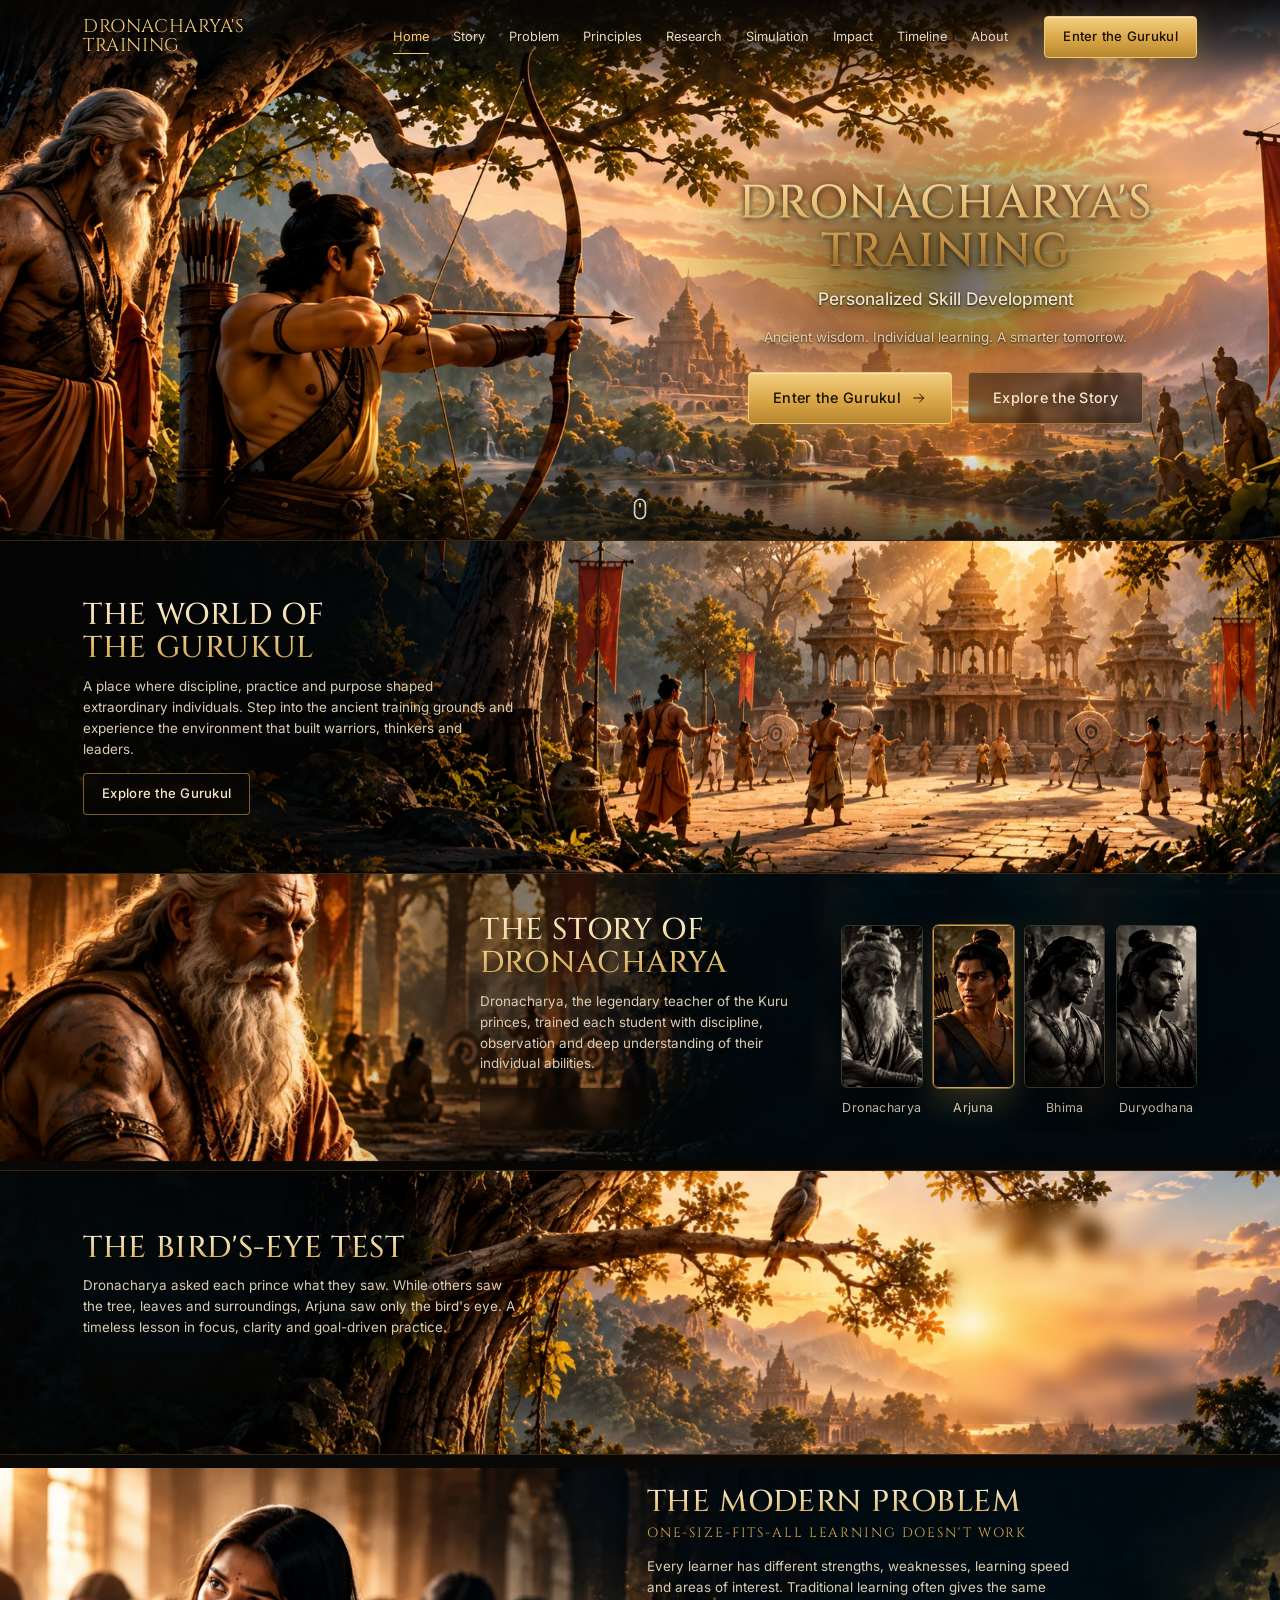
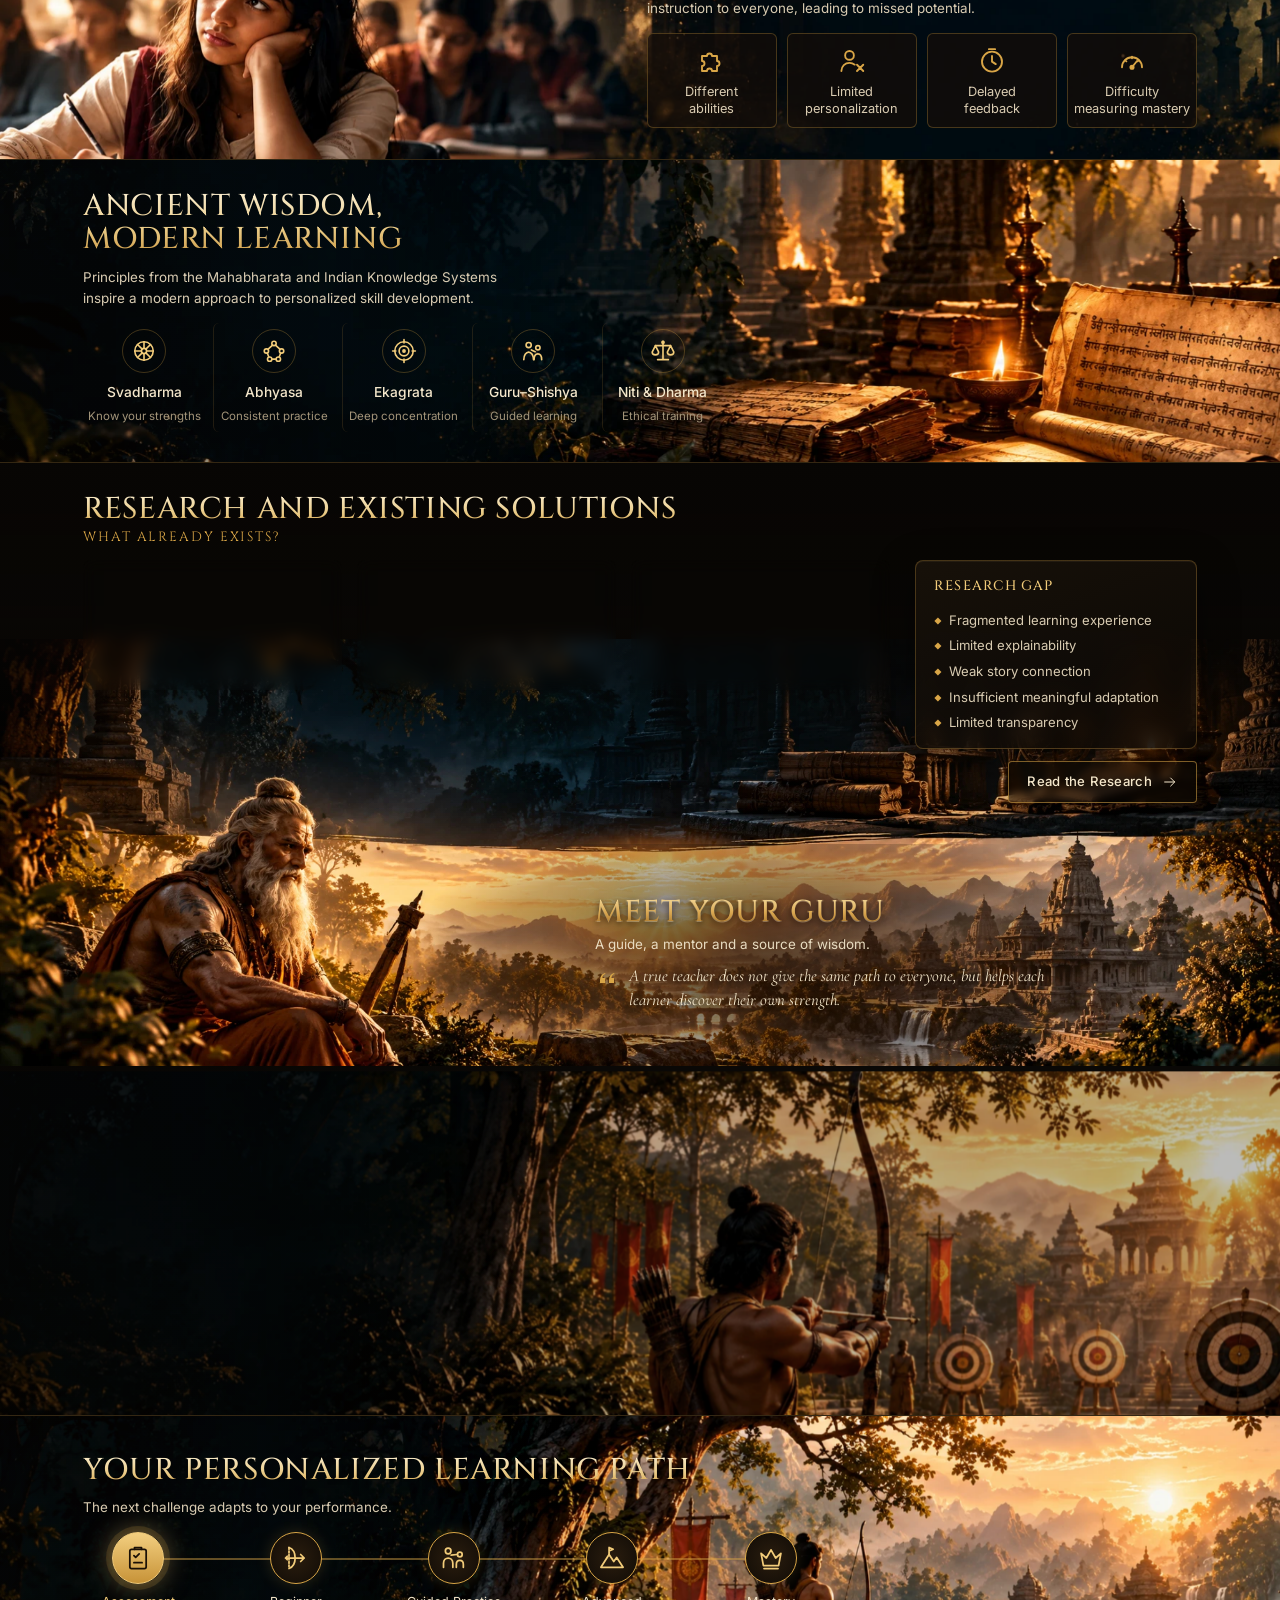
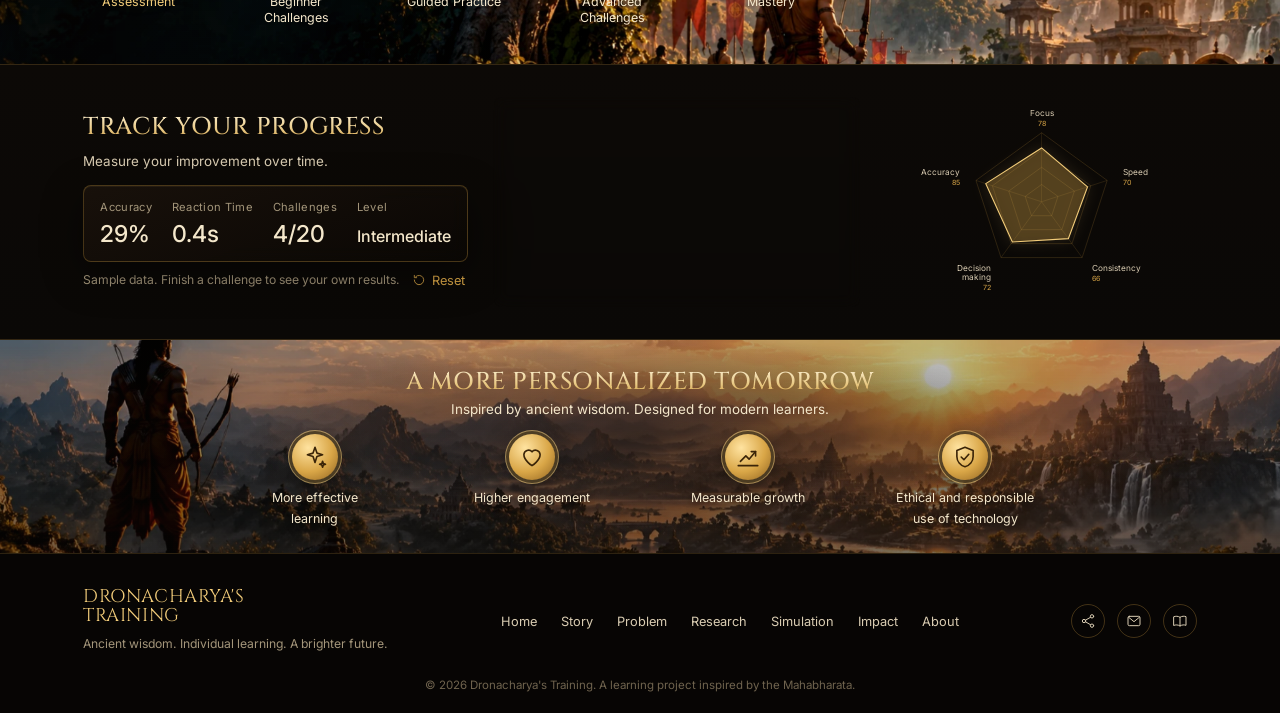
<file: index.html>
<!DOCTYPE html>
<html lang="en">
<head>
  <meta charset="UTF-8">
  <meta name="viewport" content="width=device-width, initial-scale=1.0">
  <title>Dronacharya's Training — Personalized Skill Development</title>
  <meta name="description" content="Ancient wisdom, individual learning. A personalized skill-development simulator inspired by Dronacharya's gurukul.">
  <link rel="icon" type="image/svg+xml" href="assets/favicon.svg">
  <link rel="preconnect" href="https://fonts.googleapis.com">
  <link rel="preconnect" href="https://fonts.gstatic.com" crossorigin>
  <link href="https://fonts.googleapis.com/css2?family=Cinzel:wght@400;500;600;700&family=Cormorant+Garamond:ital,wght@0,500;1,500;1,600&family=Inter:wght@300;400;500;600&family=Tiro+Devanagari+Sanskrit&display=swap" rel="stylesheet">
  <link rel="stylesheet" href="css/style.css">
  <link rel="stylesheet" href="css/home.css">
</head>
<body data-page="home">
  <div class="scroll-progress" aria-hidden="true"></div>

  <!-- ============ NAV ============ -->
  <header class="nav" id="nav">
    <div class="nav-inner">
      <a href="#home" class="brand" aria-label="Dronacharya's Training — home">
        <span class="brand-text"><span>Dronacharya's</span><span class="brand-sub">Training</span></span>
      </a>
      <nav class="nav-links" id="navLinks" aria-label="Primary">
        <a href="#home" data-spy="home">Home</a>
        <a href="#story" data-spy="story">Story</a>
        <a href="#problem" data-spy="problem">Problem</a>
        <a href="#principles" data-spy="principles">Principles</a>
        <a href="#research" data-spy="research">Research</a>
        <a href="#simulator" data-spy="simulator">Simulation</a>
        <a href="#impact" data-spy="impact">Impact</a>
        <a href="parvas.html">Timeline</a>
        <a href="#" data-modal="about">About</a>
        <a href="gurukul.html" class="btn btn-gold btn-sm nav-cta-mobile">Enter the Gurukul</a>
      </nav>
      <a href="gurukul.html" class="btn btn-gold btn-sm nav-cta">Enter the Gurukul</a>
      <button class="nav-toggle" id="navToggle" aria-label="Open menu" aria-expanded="false"><span></span><span></span><span></span></button>
    </div>
  </header>

  <main>
    <!-- 1 · HERO -->
    <section class="bn bn-hero" id="home">
      <div class="bn-bg" data-parallax="0.08" style="background-image:url(assets/img/home/hero.webp)"></div>
      <div class="bn-shade hero-glow"></div>
      <canvas class="embers" aria-hidden="true"></canvas>
      <div class="bn-inner bn-right">
        <div class="bn-copy center-copy">
          <h1 class="hero-title" data-reveal="fade"><span class="line">Dronacharya's</span><span class="line">Training</span></h1>
          <p class="hero-sub" data-reveal style="--d:.25s">Personalized Skill Development</p>
          <p class="hero-tag" data-reveal style="--d:.4s">Ancient wisdom. Individual learning. A smarter tomorrow.</p>
          <div class="btn-row" data-reveal style="--d:.55s">
            <a href="gurukul.html" class="btn btn-gold">Enter the Gurukul <svg class="ic"><use href="#i-arrow"/></svg></a>
            <a href="#story" class="btn btn-outline">Explore the Story</a>
          </div>
        </div>
      </div>
      <a href="#gurukul-world" class="scroll-cue" aria-label="Scroll down"><svg><use href="#i-mouse"/></svg></a>
    </section>

    <!-- 2 · WORLD OF THE GURUKUL -->
    <section class="bn bn-world" id="gurukul-world">
      <div class="bn-bg" data-parallax="0.08" style="background-image:url(assets/img/home/world.webp)"></div>
      <div class="bn-shade left"></div>
      <div class="bn-inner">
        <div class="bn-copy">
          <h2 class="title" data-reveal="left">The World of<br>the Gurukul</h2>
          <p data-reveal style="--d:.12s">A place where discipline, practice and purpose shaped extraordinary individuals. Step into the ancient training grounds and experience the environment that built warriors, thinkers and leaders.</p>
          <a href="gurukul.html" class="btn btn-outline btn-sm" data-reveal style="--d:.24s">Explore the Gurukul</a>
        </div>
      </div>
    </section>

    <!-- 3 · STORY OF DRONACHARYA -->
    <section class="bn bn-story" id="story">
      <div class="bn-bg" data-parallax="0.08" style="background-image:url(assets/img/home/story.webp)"></div>
      <div class="bn-shade-story"></div>
      <div class="bn-inner story-row">
        <div class="bn-copy">
          <h2 class="title" data-reveal>The Story of<br>Dronacharya</h2>
          <p data-reveal style="--d:.12s">Dronacharya, the legendary teacher of the Kuru princes, trained each student with discipline, observation and deep understanding of their individual abilities.</p>
          <button class="btn btn-outline btn-sm" data-modal="story" data-reveal style="--d:.24s">Know the Story <svg class="ic"><use href="#i-arrow"/></svg></button>
        </div>
        <div class="char-row">
          <button class="char-card" data-modal="char-drona" data-reveal="zoom" style="--d:.1s"><img class="char-img" src="assets/img/home/card-drona.jpg" alt=""><span class="char-name">Dronacharya</span></button>
          <button class="char-card featured" data-modal="char-arjuna" data-reveal="zoom" style="--d:.2s"><img class="char-img" src="assets/img/home/card-arjuna.jpg" alt=""><span class="char-name">Arjuna</span></button>
          <button class="char-card" data-modal="char-bhima" data-reveal="zoom" style="--d:.3s"><img class="char-img" src="assets/img/home/card-bhima.jpg" alt=""><span class="char-name">Bhima</span></button>
          <button class="char-card" data-modal="char-duryodhana" data-reveal="zoom" style="--d:.4s"><img class="char-img" src="assets/img/home/card-duryodhana.jpg" alt=""><span class="char-name">Duryodhana</span></button>
        </div>
      </div>
    </section>

    <!-- 4 · BIRD'S-EYE TEST -->
    <section class="bn bn-birds" id="birds-eye">
      <div class="bn-bg" data-parallax="0.08" style="background-image:url(assets/img/home/birds.webp)"></div>
      <div class="bn-shade left soft"></div>
      <div class="bn-inner birds-row">
        <div class="bn-copy">
          <h2 class="title" data-reveal="left">The Bird's-Eye Test</h2>
          <p data-reveal style="--d:.12s">Dronacharya asked each prince what they saw. While others saw the tree, leaves and surroundings, Arjuna saw only the bird's eye. A timeless lesson in focus, clarity and goal-driven practice.</p>
          <button class="btn btn-outline btn-sm" data-arena="focus" data-reveal style="--d:.24s">Experience the Test <svg class="ic"><use href="#i-arrow"/></svg></button>
        </div>
        <form class="quiz-card glass" id="birdQuiz" data-reveal="right" style="--d:.2s">
          <h4>What do you see?</h4>
          <label class="opt"><input type="radio" name="see" value="tree"><span class="dot"></span>The tree</label>
          <label class="opt"><input type="radio" name="see" value="leaves"><span class="dot"></span>The leaves</label>
          <label class="opt"><input type="radio" name="see" value="bird"><span class="dot"></span>The bird</label>
          <label class="opt"><input type="radio" name="see" value="eye"><span class="dot"></span>Only the bird's eye</label>
          <button type="submit" class="btn btn-gold btn-sm btn-block">Reveal Answer</button>
          <div class="quiz-result" id="quizResult" aria-live="polite"></div>
        </form>
      </div>
    </section>

    <!-- 5 · MODERN PROBLEM -->
    <section class="bn bn-problem" id="problem">
      <div class="bn-bg" data-parallax="0.08" style="background-image:url(assets/img/home/problem.webp)"></div>
      <div class="bn-inner bn-right">
        <div class="bn-copy wide">
          <h2 class="title" data-reveal>The Modern Problem</h2>
          <p class="eyebrow" data-reveal style="--d:.08s">One-size-fits-all learning doesn't work</p>
          <p data-reveal style="--d:.16s">Every learner has different strengths, weaknesses, learning speed and areas of interest. Traditional learning often gives the same instruction to everyone, leading to missed potential.</p>
          <div class="mini-cards">
            <button class="mini-card" data-modal="problem-abilities" data-reveal style="--d:.1s"><svg><use href="#i-puzzle"/></svg><span>Different<br>abilities</span></button>
            <button class="mini-card" data-modal="problem-personal" data-reveal style="--d:.2s"><svg><use href="#i-user-x"/></svg><span>Limited<br>personalization</span></button>
            <button class="mini-card" data-modal="problem-feedback" data-reveal style="--d:.3s"><svg><use href="#i-clock"/></svg><span>Delayed<br>feedback</span></button>
            <button class="mini-card" data-modal="problem-difficulty" data-reveal style="--d:.4s"><svg><use href="#i-gauge"/></svg><span>Difficulty<br>measuring mastery</span></button>
          </div>
        </div>
      </div>
    </section>

    <!-- 6 · ANCIENT WISDOM, MODERN LEARNING -->
    <section class="bn bn-principles" id="principles">
      <div class="bn-bg" data-parallax="0.08" style="background-image:url(assets/img/home/principles.webp)"></div>
      <div class="bn-shade left soft"></div>
      <div class="bn-inner">
        <div class="bn-copy wide">
          <h2 class="title" data-reveal="left">Ancient Wisdom,<br>Modern Learning</h2>
          <p data-reveal style="--d:.12s">Principles from the Mahabharata and Indian Knowledge Systems inspire a modern approach to personalized skill development.</p>
          <div class="principle-row">
            <button class="principle" data-modal="p-svadharma" data-reveal style="--d:.05s"><span class="p-ic"><svg><use href="#i-wheel"/></svg></span><strong>Svadharma</strong><small>Know your strengths</small></button>
            <button class="principle" data-modal="p-abhyasa" data-reveal style="--d:.12s"><span class="p-ic"><svg><use href="#i-network"/></svg></span><strong>Abhyasa</strong><small>Consistent practice</small></button>
            <button class="principle" data-modal="p-ekagrata" data-reveal style="--d:.19s"><span class="p-ic"><svg><use href="#i-focus"/></svg></span><strong>Ekagrata</strong><small>Deep concentration</small></button>
            <button class="principle" data-modal="p-guru" data-reveal style="--d:.26s"><span class="p-ic"><svg><use href="#i-guru"/></svg></span><strong>Guru–Shishya</strong><small>Guided learning</small></button>
            <button class="principle" data-modal="p-niti" data-reveal style="--d:.33s"><span class="p-ic"><svg><use href="#i-scales"/></svg></span><strong>Niti &amp; Dharma</strong><small>Ethical training</small></button>
          </div>
        </div>
      </div>
    </section>

    <!-- 7–8 · RESEARCH + MEET YOUR GURU share one artwork (torn edge between them) -->
    <div class="rg-wrap">
    <div class="rg-bg" aria-hidden="true"></div>
    <section class="bn bn-research" id="research">
      <div class="bn-shade research-shade"></div>
      <div class="bn-inner">
        <div class="research-wrap">
          <h2 class="title" data-reveal>Research and Existing Solutions</h2>
          <p class="eyebrow" data-reveal style="--d:.08s">What already exists?</p>
          <div class="research-grid">
            <div class="research-cards">
              <button class="r-card glass" data-modal="r-platforms" data-reveal style="--d:.1s">
                <span class="r-ic"><svg><use href="#i-laptop"/></svg></span>
                <span class="r-body"><strong>Personalized Learning Platforms</strong><small>Examples: Khan Academy, Duolingo</small></span>
              </button>
              <button class="r-card glass" data-modal="r-its" data-reveal style="--d:.2s">
                <span class="r-ic"><svg><use href="#i-brain"/></svg></span>
                <span class="r-body"><strong>Intelligent Tutoring Systems</strong><small>Model learner knowledge and provide targeted feedback</small></span>
              </button>
              <button class="r-card glass" data-modal="r-sim" data-reveal style="--d:.3s">
                <span class="r-ic"><svg><use href="#i-vr"/></svg></span>
                <span class="r-body"><strong>Simulation-based Training</strong><small>Interactive environments with performance feedback</small></span>
              </button>
            </div>
            <div class="gap-col" data-reveal="right" style="--d:.25s">
              <aside class="gap-card glass">
                <h4>Research Gap</h4>
                <ul>
                  <li>Fragmented learning experience</li>
                  <li>Limited explainability</li>
                  <li>Weak story connection</li>
                  <li>Insufficient meaningful adaptation</li>
                  <li>Limited transparency</li>
                </ul>
              </aside>
              <button class="btn btn-outline btn-sm" data-modal="research">Read the Research <svg class="ic"><use href="#i-arrow"/></svg></button>
            </div>
          </div>
        </div>
      </div>
    </section>

    <!-- 8 · MEET YOUR GURU -->
    <section class="bn bn-guru" id="guru">
      <div class="bn-shade guru-shade"></div>
      <div class="bn-inner bn-right">
        <div class="bn-copy">
          <h2 class="title" data-reveal="right">Meet Your Guru</h2>
          <p data-reveal style="--d:.1s">A guide, a mentor and a source of wisdom.</p>
          <a href="gurukul.html#meet-guru" class="guru-quote" data-reveal style="--d:.2s"><svg class="q"><use href="#i-quote"/></svg>A true teacher does not give the same path to everyone, but helps each learner discover their own strength.</a>
        </div>
      </div>
    </section>

    </div>

    <!-- 9 · TRAINING SIMULATOR -->
    <section class="bn bn-sim" id="simulator">
      <div class="bn-bg" data-parallax="0.08" style="background-image:url(assets/img/home/simulator.webp)"></div>
      <div class="bn-shade left soft"></div>
      <div class="bn-inner">
        <div class="bn-copy sim-copy">
          <h2 class="title" data-reveal>The Training Simulator</h2>
          <p data-reveal style="--d:.1s">Experience a personalized learning journey inspired by the Dronacharya–Arjuna training.</p>
          <div class="sim-steps">
            <button class="sim-step glass" data-modal="step-assess" data-reveal style="--d:.05s"><svg><use href="#i-assess"/></svg><strong>1. Assessment</strong><small>Identify your skill level</small></button>
            <button class="sim-step glass" data-modal="step-path" data-reveal style="--d:.12s"><svg><use href="#i-compass"/></svg><strong>2. Personalized Path</strong><small>Challenges based on your performance</small></button>
            <button class="sim-step glass" data-modal="step-train" data-reveal style="--d:.19s"><svg><use href="#i-target"/></svg><strong>3. Interactive Training</strong><small>Archery and focus tasks</small></button>
            <button class="sim-step glass" data-modal="step-feedback" data-reveal style="--d:.26s"><svg><use href="#i-feedback"/></svg><strong>4. Instant Feedback</strong><small>Know your mistakes</small></button>
            <button class="sim-step glass" data-modal="step-track" data-reveal style="--d:.33s"><svg><use href="#i-podium"/></svg><strong>5. Progress Tracking</strong><small>See your growth</small></button>
          </div>
          <div class="center" data-reveal style="--d:.35s"><button class="btn btn-gold btn-sm" data-arena="intro">Start Training Now <svg class="ic"><use href="#i-arrow"/></svg></button></div>
        </div>
      </div>
    </section>

    <!-- 10 · LEARNING PATH -->
    <section class="bn bn-path" id="path">
      <div class="bn-bg" data-parallax="0.08" style="background-image:url(assets/img/home/path.webp)"></div>
      <div class="bn-shade left soft"></div>
      <div class="bn-inner">
        <div class="bn-copy path-copy">
          <h2 class="title" data-reveal>Your Personalized Learning Path</h2>
          <p data-reveal style="--d:.1s">The next challenge adapts to your performance.</p>
          <div class="path-track" data-reveal style="--d:.2s">
            <div class="path-line"><div class="path-fill" id="pathFill"></div></div>
            <button class="path-node" data-stage="0"><span class="pn-ic"><svg><use href="#i-clipboard"/></svg></span><span class="pn-label">Assessment</span></button>
            <button class="path-node" data-stage="1"><span class="pn-ic"><svg><use href="#i-bow"/></svg></span><span class="pn-label">Beginner<br>Challenges</span></button>
            <button class="path-node" data-stage="2"><span class="pn-ic"><svg><use href="#i-guide"/></svg></span><span class="pn-label">Guided Practice</span></button>
            <button class="path-node" data-stage="3"><span class="pn-ic"><svg><use href="#i-mountain"/></svg></span><span class="pn-label">Advanced<br>Challenges</span></button>
            <button class="path-node" data-stage="4"><span class="pn-ic"><svg><use href="#i-crown"/></svg></span><span class="pn-label">Mastery</span></button>
          </div>
          <div class="path-detail glass" id="pathDetail" aria-live="polite"></div>
        </div>
      </div>
    </section>

    <!-- 11 · TRACK YOUR PROGRESS -->
    <section class="bn bn-progress" id="progress">
      <div class="bn-inner progress-grid">
        <div class="prog-left">
          <h2 class="title" data-reveal>Track Your Progress</h2>
          <p data-reveal style="--d:.08s">Measure your improvement over time.</p>
          <div class="stat-panel glass" data-reveal style="--d:.16s">
            <div class="stat"><span class="stat-label">Accuracy</span><span class="stat-val" id="stAcc">85%</span></div>
            <div class="stat"><span class="stat-label">Reaction Time</span><span class="stat-val" id="stReact">1.2s</span></div>
            <div class="stat"><span class="stat-label">Challenges</span><span class="stat-val" id="stChal">12/20</span></div>
            <div class="stat"><span class="stat-label">Level</span><span class="stat-val small" id="stLevel">Intermediate</span></div>
          </div>
          <div class="prog-note" data-reveal style="--d:.22s"><span id="progSource">Sample data. Finish a challenge to see your own results.</span> <button class="link-btn" id="resetProgress"><svg><use href="#i-reset"/></svg>Reset</button></div>
        </div>
        <div class="chart-card glass" data-reveal style="--d:.15s">
          <h4>Performance over time</h4>
          <svg id="lineChart" viewBox="0 0 420 210" role="img" aria-label="Performance over time chart"></svg>
        </div>
        <div class="radar-card" data-reveal="zoom" style="--d:.25s">
          <svg id="radarChart" viewBox="0 0 320 280" role="img" aria-label="Skill radar chart"></svg>
        </div>
      </div>
    </section>

    <!-- 12 · IMPACT -->
    <section class="bn bn-impact" id="impact">
      <div class="bn-bg" data-parallax="0.08" style="background-image:url(assets/img/home/impact.webp)"></div>
      <div class="bn-shade impact-shade"></div>
      <div class="bn-inner center">
        <h2 class="title sm" data-reveal>A More Personalized Tomorrow</h2>
        <p data-reveal style="--d:.1s">Inspired by ancient wisdom. Designed for modern learners.</p>
        <div class="impact-row">
          <button class="impact-item" data-modal="impact-effective" data-reveal style="--d:.1s"><span class="medal"><svg><use href="#i-spark"/></svg></span><span>More effective<br>learning</span></button>
          <button class="impact-item" data-modal="impact-engagement" data-reveal style="--d:.2s"><span class="medal"><svg><use href="#i-heart"/></svg></span><span>Higher engagement</span></button>
          <button class="impact-item" data-modal="impact-growth" data-reveal style="--d:.3s"><span class="medal"><svg><use href="#i-growth"/></svg></span><span>Measurable growth</span></button>
          <button class="impact-item" data-modal="impact-ethical" data-reveal style="--d:.4s"><span class="medal"><svg><use href="#i-shield"/></svg></span><span>Ethical and responsible<br>use of technology</span></button>
        </div>
      </div>
    </section>
  </main>

  <!-- ============ FOOTER ============ -->
  <footer class="footer home-footer" id="about">
    <div class="bn-inner footer-inner">
      <div class="footer-brand">
        <a href="#home" class="brand"><span class="brand-text"><span>Dronacharya's</span><span class="brand-sub">Training</span></span></a>
        <p>Ancient wisdom. Individual learning. A brighter future.</p>
      </div>
      <nav class="footer-links" aria-label="Footer">
        <a href="#home">Home</a><a href="#story">Story</a><a href="#problem">Problem</a><a href="#research">Research</a><a href="#simulator">Simulation</a><a href="#impact">Impact</a><a href="#" data-modal="about">About</a>
      </nav>
      <div class="socials">
        <button data-share aria-label="Share this page"><svg><use href="#i-share"/></svg></button>
        <button data-modal="contact" aria-label="Contact"><svg><use href="#i-mail"/></svg></button>
        <a href="parvas.html" aria-label="Mahabharata timeline"><svg><use href="#i-book"/></svg></a>
      </div>
    </div>
    <p class="copyright">© <span id="year"></span> Dronacharya's Training. A learning project inspired by the Mahabharata.</p>
  </footer>

  <div class="toast" id="toast" role="status" aria-live="polite"></div>

  <script src="js/icons.js"></script>
  <script src="js/arena.js"></script>
  <script src="js/main.js"></script>
</body>
</html>
</file>
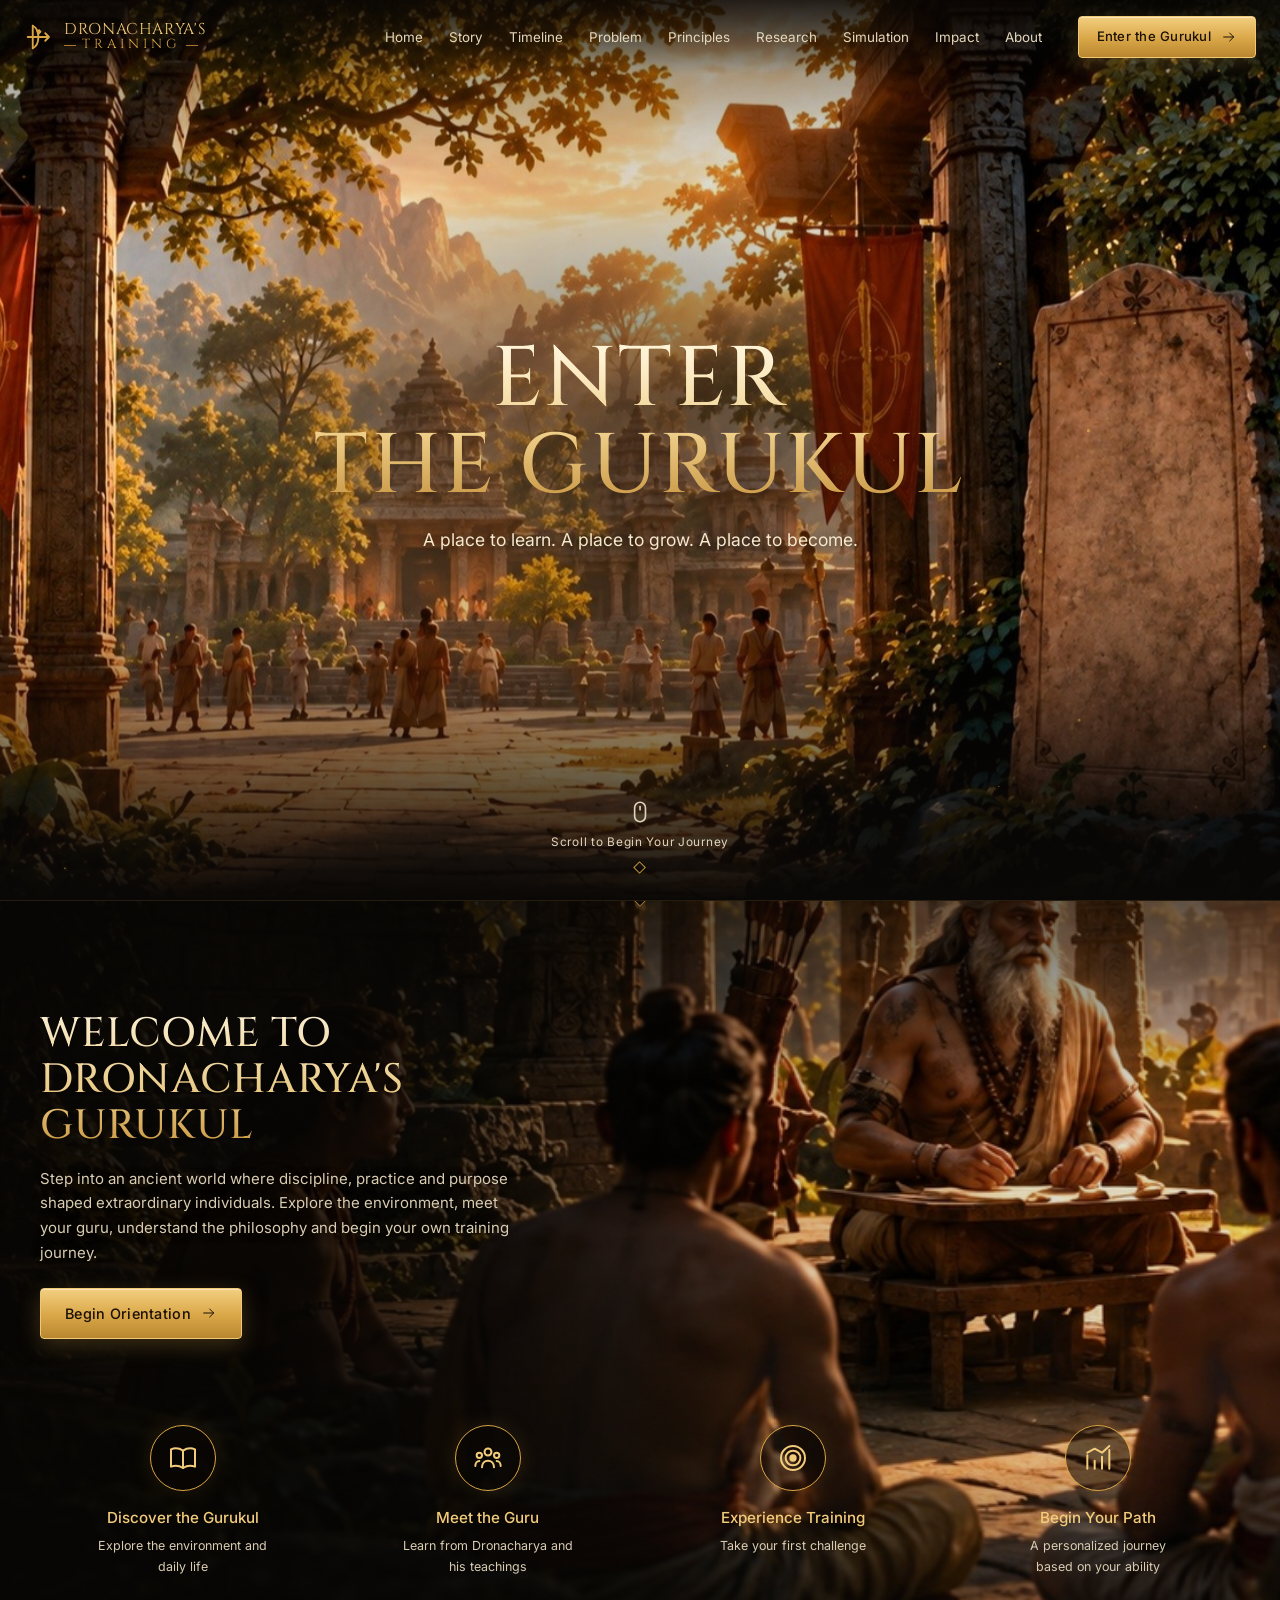
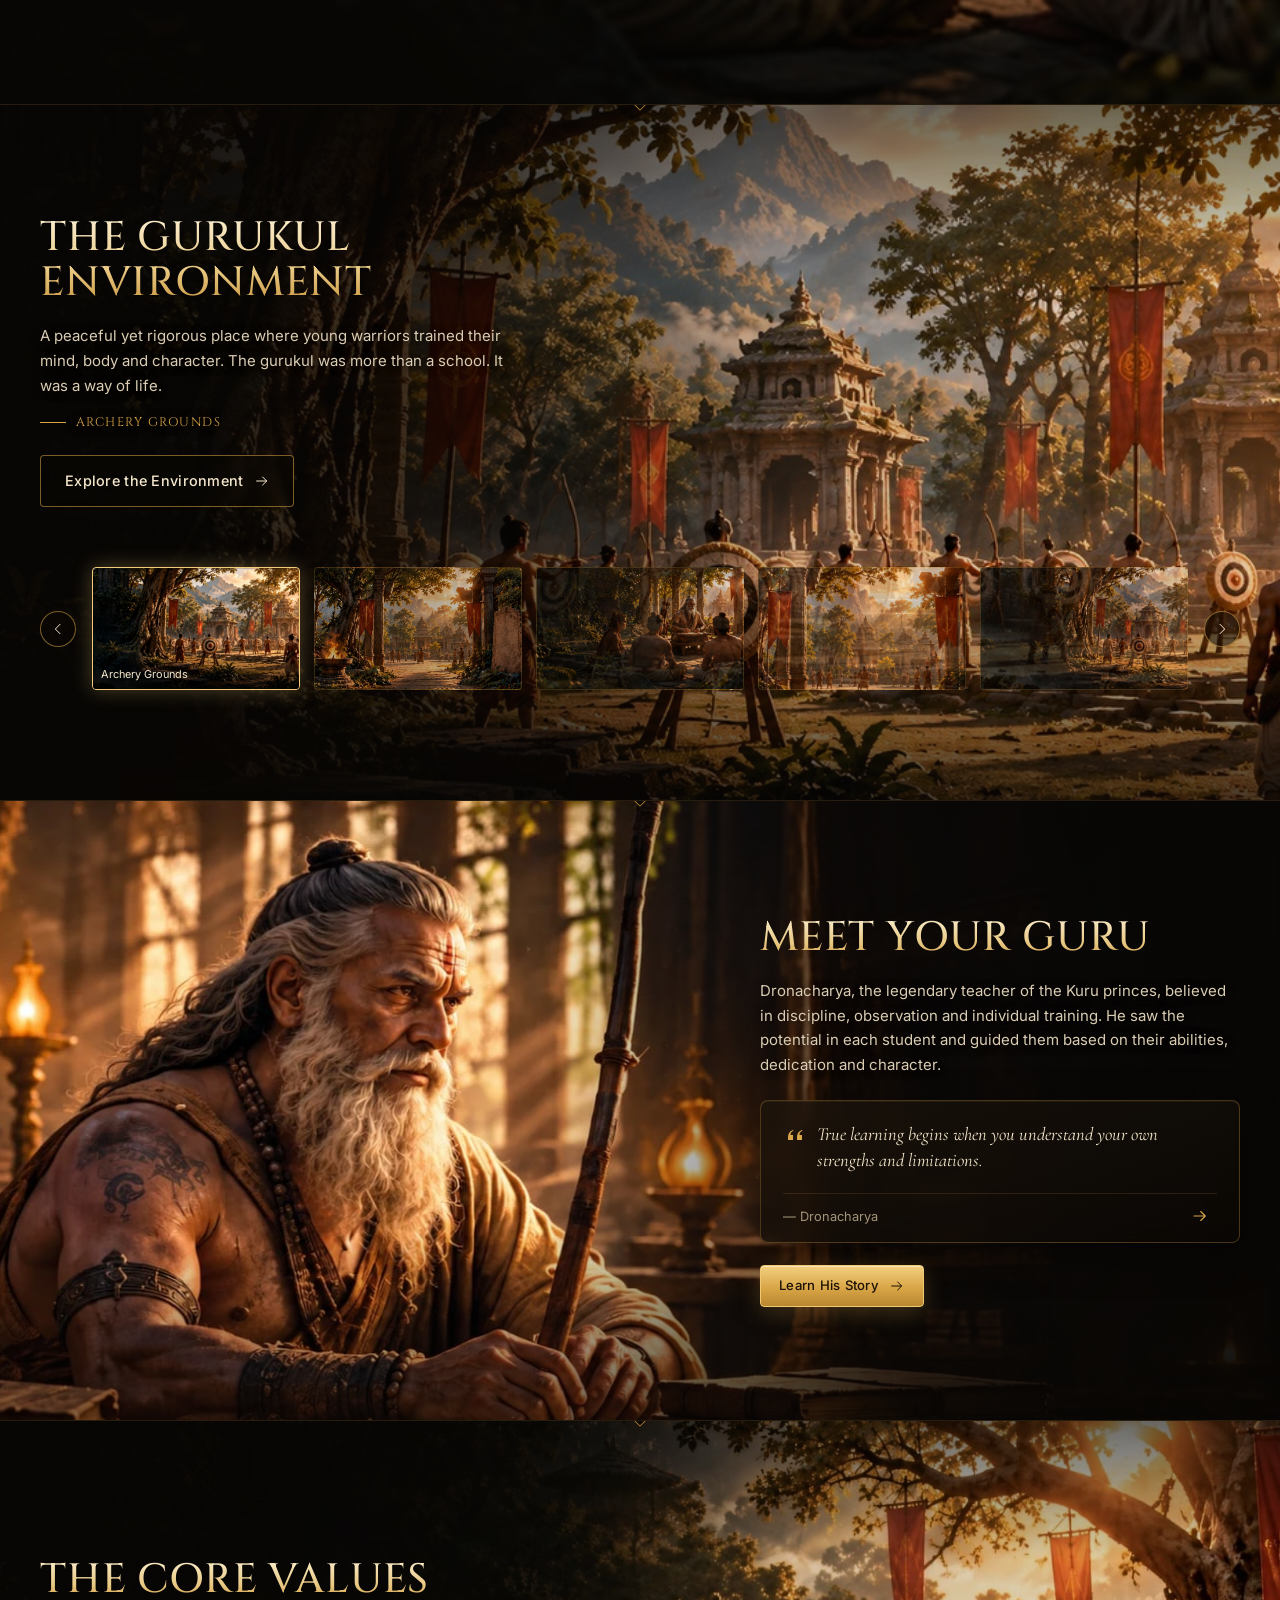
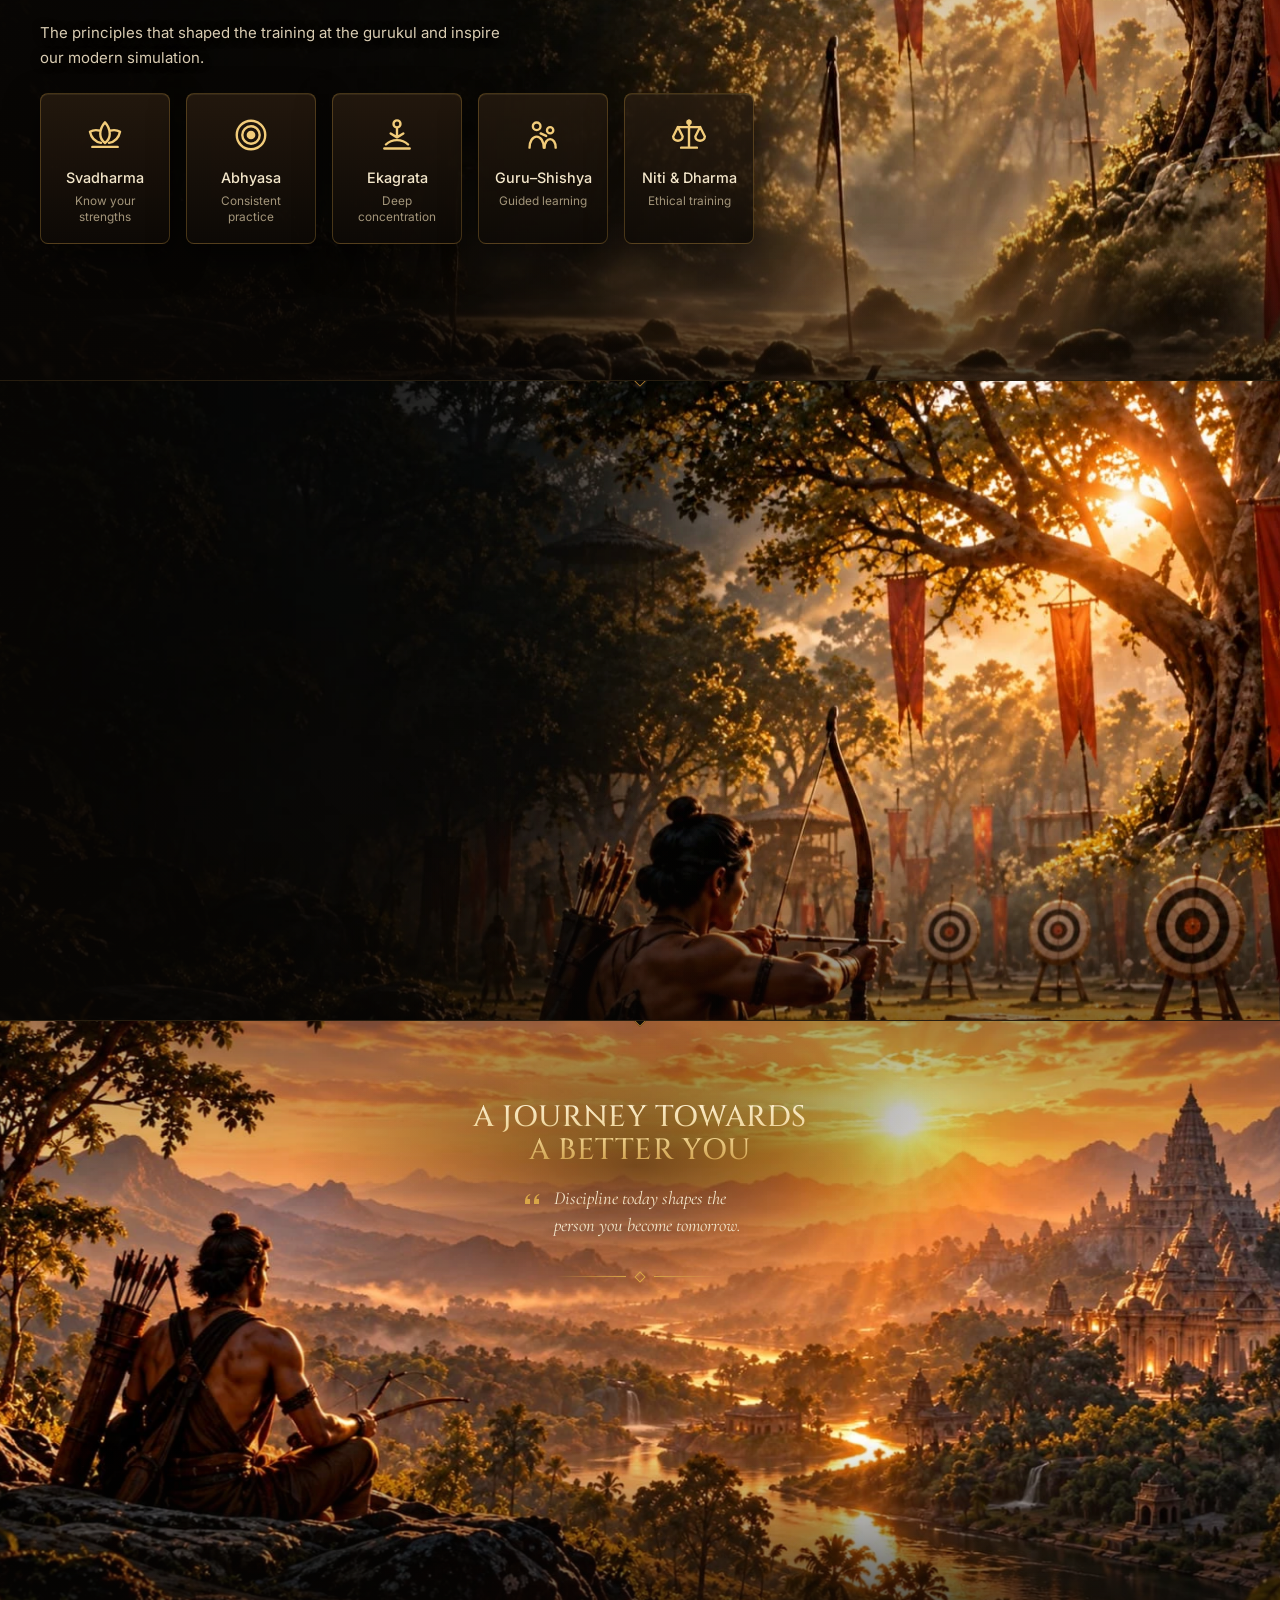
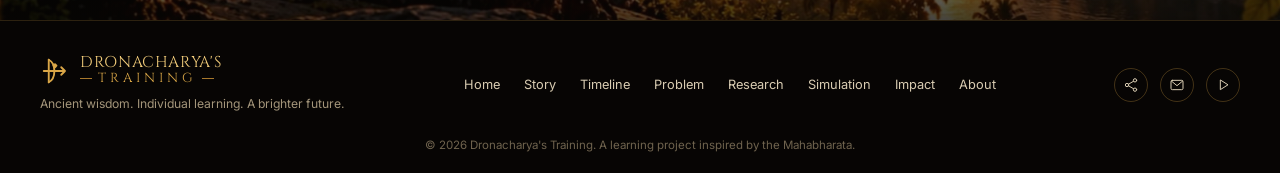
<file: gurukul.html>
<!DOCTYPE html>
<html lang="en">
<head>
  <meta charset="UTF-8">
  <meta name="viewport" content="width=device-width, initial-scale=1.0">
  <title>Enter the Gurukul — Dronacharya's Training</title>
  <meta name="description" content="Step into Dronacharya's gurukul: explore the environment, meet your guru, learn the core values and begin your assessment.">
  <link rel="icon" type="image/svg+xml" href="assets/favicon.svg">
  <link rel="preconnect" href="https://fonts.googleapis.com">
  <link rel="preconnect" href="https://fonts.gstatic.com" crossorigin>
  <link href="https://fonts.googleapis.com/css2?family=Cinzel:wght@400;500;600;700&family=Cormorant+Garamond:ital,wght@0,500;1,500;1,600&family=Inter:wght@300;400;500;600&family=Tiro+Devanagari+Sanskrit&display=swap" rel="stylesheet">
  <link rel="stylesheet" href="css/style.css">
</head>
<body data-page="gurukul">
  <div class="scroll-progress" aria-hidden="true"></div>

  <header class="nav" id="nav">
    <div class="nav-inner">
      <a href="index.html" class="brand" aria-label="Dronacharya's Training — home">
        <svg class="brand-mark"><use href="#i-bowmark"/></svg>
        <span class="brand-text"><span>Dronacharya's</span><span class="brand-sub">Training</span></span>
      </a>
      <nav class="nav-links" id="navLinks" aria-label="Primary">
        <a href="index.html">Home</a>
        <a href="index.html#story">Story</a>
        <a href="parvas.html">Timeline</a>
        <a href="index.html#problem">Problem</a>
        <a href="index.html#principles">Principles</a>
        <a href="index.html#research">Research</a>
        <a href="index.html#simulator">Simulation</a>
        <a href="index.html#impact">Impact</a>
        <a href="#" data-modal="about">About</a>
        <a href="#welcome" class="btn btn-gold btn-sm nav-cta-mobile">Enter the Gurukul</a>
      </nav>
      <a href="#welcome" class="btn btn-gold btn-sm nav-cta active">Enter the Gurukul <svg class="ic"><use href="#i-arrow"/></svg></a>
      <button class="nav-toggle" id="navToggle" aria-label="Open menu" aria-expanded="false"><span></span><span></span><span></span></button>
    </div>
  </header>

  <main>
    <!-- ============ HERO ============ -->
    <section class="hero hero-gate" id="top">
      <div class="cover-frame" data-parallax="0.3">
        <img src="assets/img/gurukul-gate.jpg" alt="The stone gateway of the gurukul at sunrise">
        <div class="stone-text" aria-label="Vidya, Vinaya, Anushasan, Abhyas, Ekagrata">
          <span>विद्या</span><span>विनय</span><span>अनुशासन</span><span>अभ्यास</span><span>एकाग्रता</span>
        </div>
      </div>
      <div class="hero-shade center"></div>
      <canvas class="embers" aria-hidden="true"></canvas>
      <div class="container hero-content hero-center">
        <h1 class="hero-title big" data-reveal="fade"><span class="line">Enter</span><span class="line">The Gurukul</span></h1>
        <p class="hero-tag light" data-reveal style="--d:.35s">A place to learn. A place to grow. A place to become.</p>
      </div>
      <a href="#welcome" class="scroll-cue labeled" aria-label="Scroll to begin your journey"><svg><use href="#i-mouse"/></svg><span>Scroll to Begin Your Journey</span></a>
    </section>

    <!-- ============ WELCOME ============ -->
    <section class="section welcome" id="welcome">
      <div class="sec-bg" data-parallax="0.18" style="background-image:url(assets/img/guru-teaching.jpg);background-position:70% 40%"></div>
      <div class="shade-left"></div>
      <div class="container">
        <div class="text-col wide">
          <h2 class="title" data-reveal="left">Welcome to Dronacharya's Gurukul</h2>
          <p data-reveal style="--d:.12s">Step into an ancient world where discipline, practice and purpose shaped extraordinary individuals. Explore the environment, meet your guru, understand the philosophy and begin your own training journey.</p>
          <button class="btn btn-gold" id="beginOrientation" data-reveal style="--d:.22s">Begin Orientation <svg class="ic"><use href="#i-arrow"/></svg></button>
        </div>
        <div class="feature-row">
          <a href="#environment" class="feature" data-orient="0" data-reveal style="--d:.05s"><span class="f-ic"><svg><use href="#i-book"/></svg></span><strong>Discover the Gurukul</strong><small>Explore the environment and daily life</small></a>
          <a href="#meet-guru" class="feature" data-orient="1" data-reveal style="--d:.15s"><span class="f-ic"><svg><use href="#i-people"/></svg></span><strong>Meet the Guru</strong><small>Learn from Dronacharya and his teachings</small></a>
          <button class="feature" data-arena="archery" data-orient="2" data-reveal style="--d:.25s"><span class="f-ic"><svg><use href="#i-target"/></svg></span><strong>Experience Training</strong><small>Take your first challenge</small></button>
          <a href="index.html#path" class="feature" data-orient="3" data-reveal style="--d:.35s"><span class="f-ic"><svg><use href="#i-chart"/></svg></span><strong>Begin Your Path</strong><small>A personalized journey based on your ability</small></a>
        </div>
      </div>
    </section>

    <!-- ============ ENVIRONMENT ============ -->
    <section class="section environment" id="environment">
      <div class="env-bgs" data-parallax="0.15">
        <div class="env-bg active" style="background-image:url(assets/img/archery-range.jpg);background-position:60% 50%"></div>
      </div>
      <div class="shade-left"></div>
      <div class="container">
        <div class="text-col">
          <h2 class="title" data-reveal="left">The Gurukul<br>Environment</h2>
          <p data-reveal style="--d:.1s" id="envDesc">A peaceful yet rigorous place where young warriors trained their mind, body and character. The gurukul was more than a school. It was a way of life.</p>
          <p class="env-caption" id="envCaption" data-reveal style="--d:.15s">Archery Grounds</p>
          <button class="btn btn-outline" id="exploreEnv" data-reveal style="--d:.2s">Explore the Environment <svg class="ic"><use href="#i-arrow"/></svg></button>
        </div>
        <div class="carousel" data-reveal style="--d:.25s">
          <button class="car-arrow" id="envPrev" aria-label="Previous scene"><svg><use href="#i-chev-left"/></svg></button>
          <div class="thumbs" id="envThumbs"></div>
          <button class="car-arrow" id="envNext" aria-label="Next scene"><svg><use href="#i-chev-right"/></svg></button>
        </div>
      </div>
    </section>

    <!-- ============ MEET YOUR GURU ============ -->
    <section class="section meet-guru" id="meet-guru">
      <div class="sec-bg" data-parallax="0.15" role="img" aria-label="Dronacharya at his writing desk by lamplight" style="background-image:url(assets/img/guru-study.webp);background-position:20% 40%"></div>
      <div class="shade-right soft"></div>
      <div class="container">
        <div class="mg-text">
          <h2 class="title" data-reveal>Meet Your Guru</h2>
          <p data-reveal style="--d:.1s">Dronacharya, the legendary teacher of the Kuru princes, believed in discipline, observation and individual training. He saw the potential in each student and guided them based on their abilities, dedication and character.</p>
          <div class="quote-card glass" data-reveal style="--d:.2s">
            <blockquote id="quoteText"><svg class="q"><use href="#i-quote"/></svg><span>True learning begins when you understand your own strengths and limitations.</span></blockquote>
            <div class="quote-foot"><cite>Dronacharya</cite><button class="quote-next" id="quoteNext" aria-label="Next teaching"><svg><use href="#i-arrow"/></svg></button></div>
          </div>
          <button class="btn btn-gold btn-sm" data-modal="story" data-reveal style="--d:.3s">Learn His Story <svg class="ic"><use href="#i-arrow"/></svg></button>
        </div>
      </div>
    </section>

    <!-- ============ CORE VALUES ============ -->
    <section class="section values" id="values">
      <div class="sec-bg" data-parallax="0.18" style="background-image:url(assets/img/misty-path.webp);background-position:60% 60%"></div>
      <div class="shade-left"></div>
      <div class="container">
        <h2 class="title" data-reveal>The Core Values</h2>
        <p data-reveal style="--d:.1s">The principles that shaped the training at the gurukul and inspire our modern simulation.</p>
        <div class="value-row">
          <button class="value-card" data-modal="p-svadharma" data-reveal style="--d:.05s"><svg><use href="#i-lotus"/></svg><strong>Svadharma</strong><small>Know your strengths</small></button>
          <button class="value-card" data-modal="p-abhyasa" data-reveal style="--d:.12s"><svg><use href="#i-target"/></svg><strong>Abhyasa</strong><small>Consistent practice</small></button>
          <button class="value-card" data-modal="p-ekagrata" data-reveal style="--d:.19s"><svg><use href="#i-meditate"/></svg><strong>Ekagrata</strong><small>Deep concentration</small></button>
          <button class="value-card" data-modal="p-guru" data-reveal style="--d:.26s"><svg><use href="#i-guru"/></svg><strong>Guru–Shishya</strong><small>Guided learning</small></button>
          <button class="value-card" data-modal="p-niti" data-reveal style="--d:.33s"><svg><use href="#i-scales"/></svg><strong>Niti &amp; Dharma</strong><small>Ethical training</small></button>
        </div>
      </div>
    </section>

    <!-- ============ READY TO BEGIN ============ -->
    <section class="section ready" id="ready">
      <div class="sec-bg" data-parallax="0.08" style="background-image:url(assets/img/archer-aiming.webp)"></div>
      <div class="shade-left soft"></div>
      <div class="container">
        <div class="text-col">
          <h2 class="title" data-reveal="left">Ready to Begin?</h2>
          <p data-reveal style="--d:.1s">Take the first step in your personalized training journey. You will be assessed, guided and challenged based on your performance.</p>
          <a href="parvas.html" class="btn btn-gold" data-reveal style="--d:.2s">Start Your Assessment <svg class="ic"><use href="#i-arrow"/></svg></a>
        </div>
      </div>
    </section>

    <!-- ============ JOURNEY ============ -->
    <section class="section journey" id="journey">
      <div class="sec-bg" data-parallax="0.25" style="background-image:url(assets/img/sunset-overlook.webp);background-position:50% 45%"></div>
      <div class="shade-impact"></div>
      <div class="container center">
        <h2 class="title sm" data-reveal>A Journey Towards<br>a Better You</h2>
        <blockquote class="journey-quote" data-reveal style="--d:.15s"><svg class="q"><use href="#i-quote"/></svg>Discipline today shapes the person you become tomorrow.</blockquote>
        <div class="ornament" data-reveal style="--d:.25s"><span></span><i></i><span></span></div>
      </div>
    </section>
  </main>

  <footer class="footer">
    <div class="container footer-inner">
      <div class="footer-brand">
        <a href="index.html" class="brand"><svg class="brand-mark"><use href="#i-bowmark"/></svg><span class="brand-text"><span>Dronacharya's</span><span class="brand-sub">Training</span></span></a>
        <p>Ancient wisdom. Individual learning. A brighter future.</p>
      </div>
      <nav class="footer-links" aria-label="Footer">
        <a href="index.html">Home</a><a href="index.html#story">Story</a><a href="parvas.html">Timeline</a><a href="index.html#problem">Problem</a><a href="index.html#research">Research</a><a href="index.html#simulator">Simulation</a><a href="index.html#impact">Impact</a><a href="#" data-modal="about">About</a>
      </nav>
      <div class="socials">
        <button data-share aria-label="Share this page"><svg><use href="#i-share"/></svg></button>
        <button data-modal="contact" aria-label="Contact"><svg><use href="#i-mail"/></svg></button>
        <a href="#" data-arena="intro" aria-label="Start training"><svg><use href="#i-play"/></svg></a>
      </div>
    </div>
    <p class="copyright">© <span id="year"></span> Dronacharya's Training. A learning project inspired by the Mahabharata.</p>
  </footer>

  <div class="toast" id="toast" role="status" aria-live="polite"></div>

  <script src="js/icons.js"></script>
  <script src="js/arena.js"></script>
  <script src="js/main.js"></script>
</body>
</html>
</file>
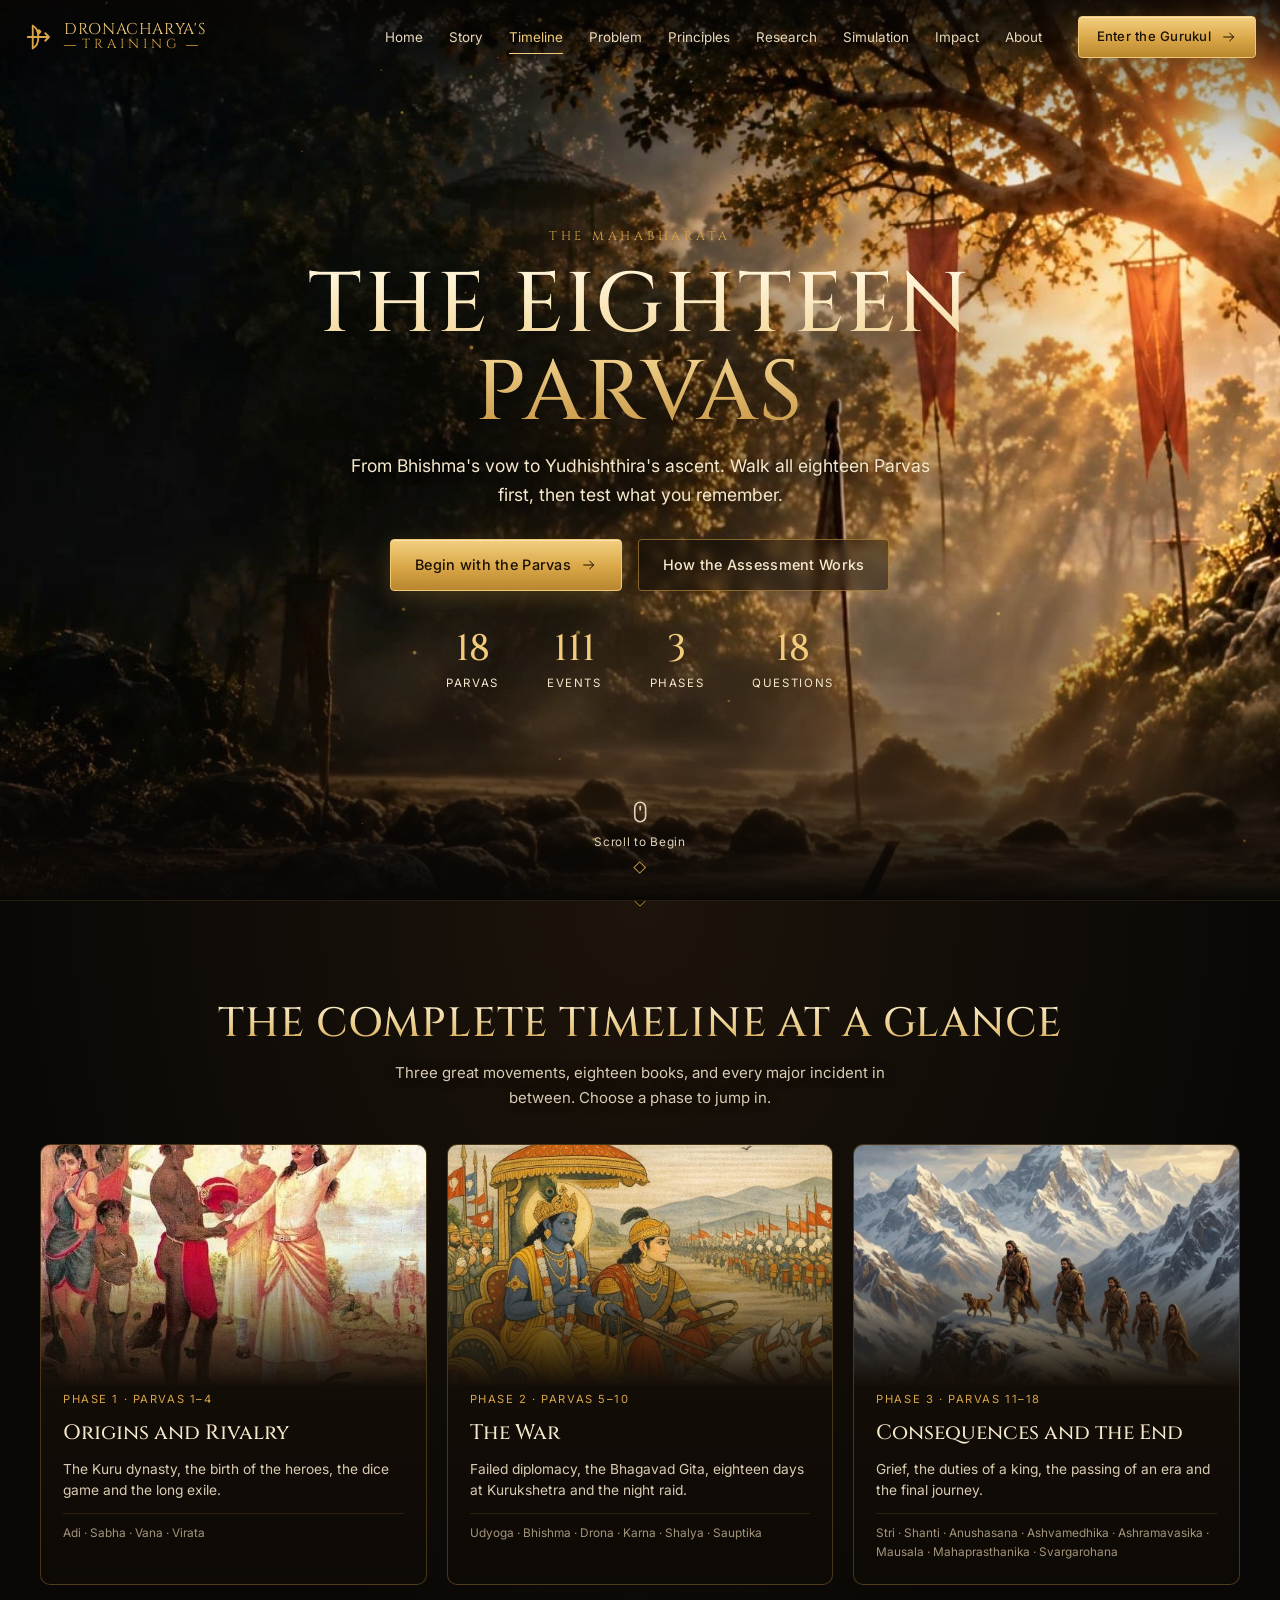
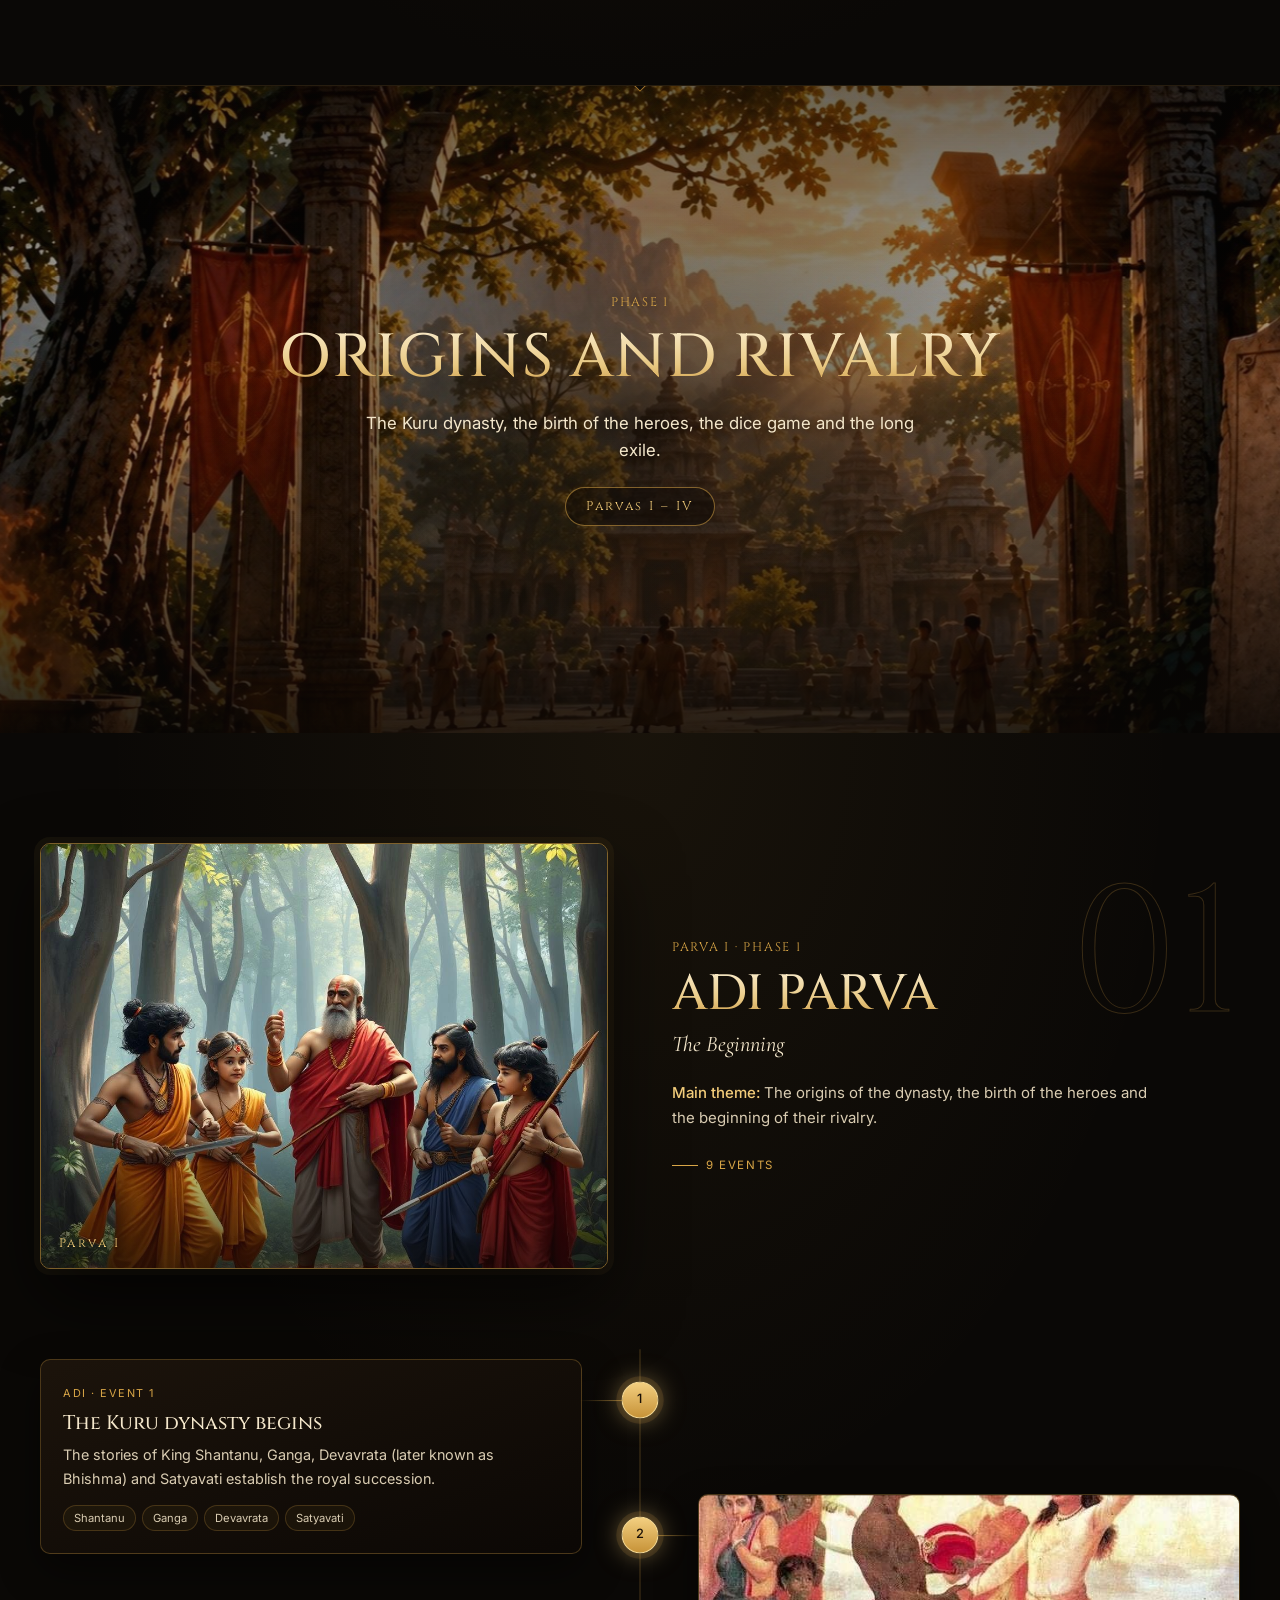
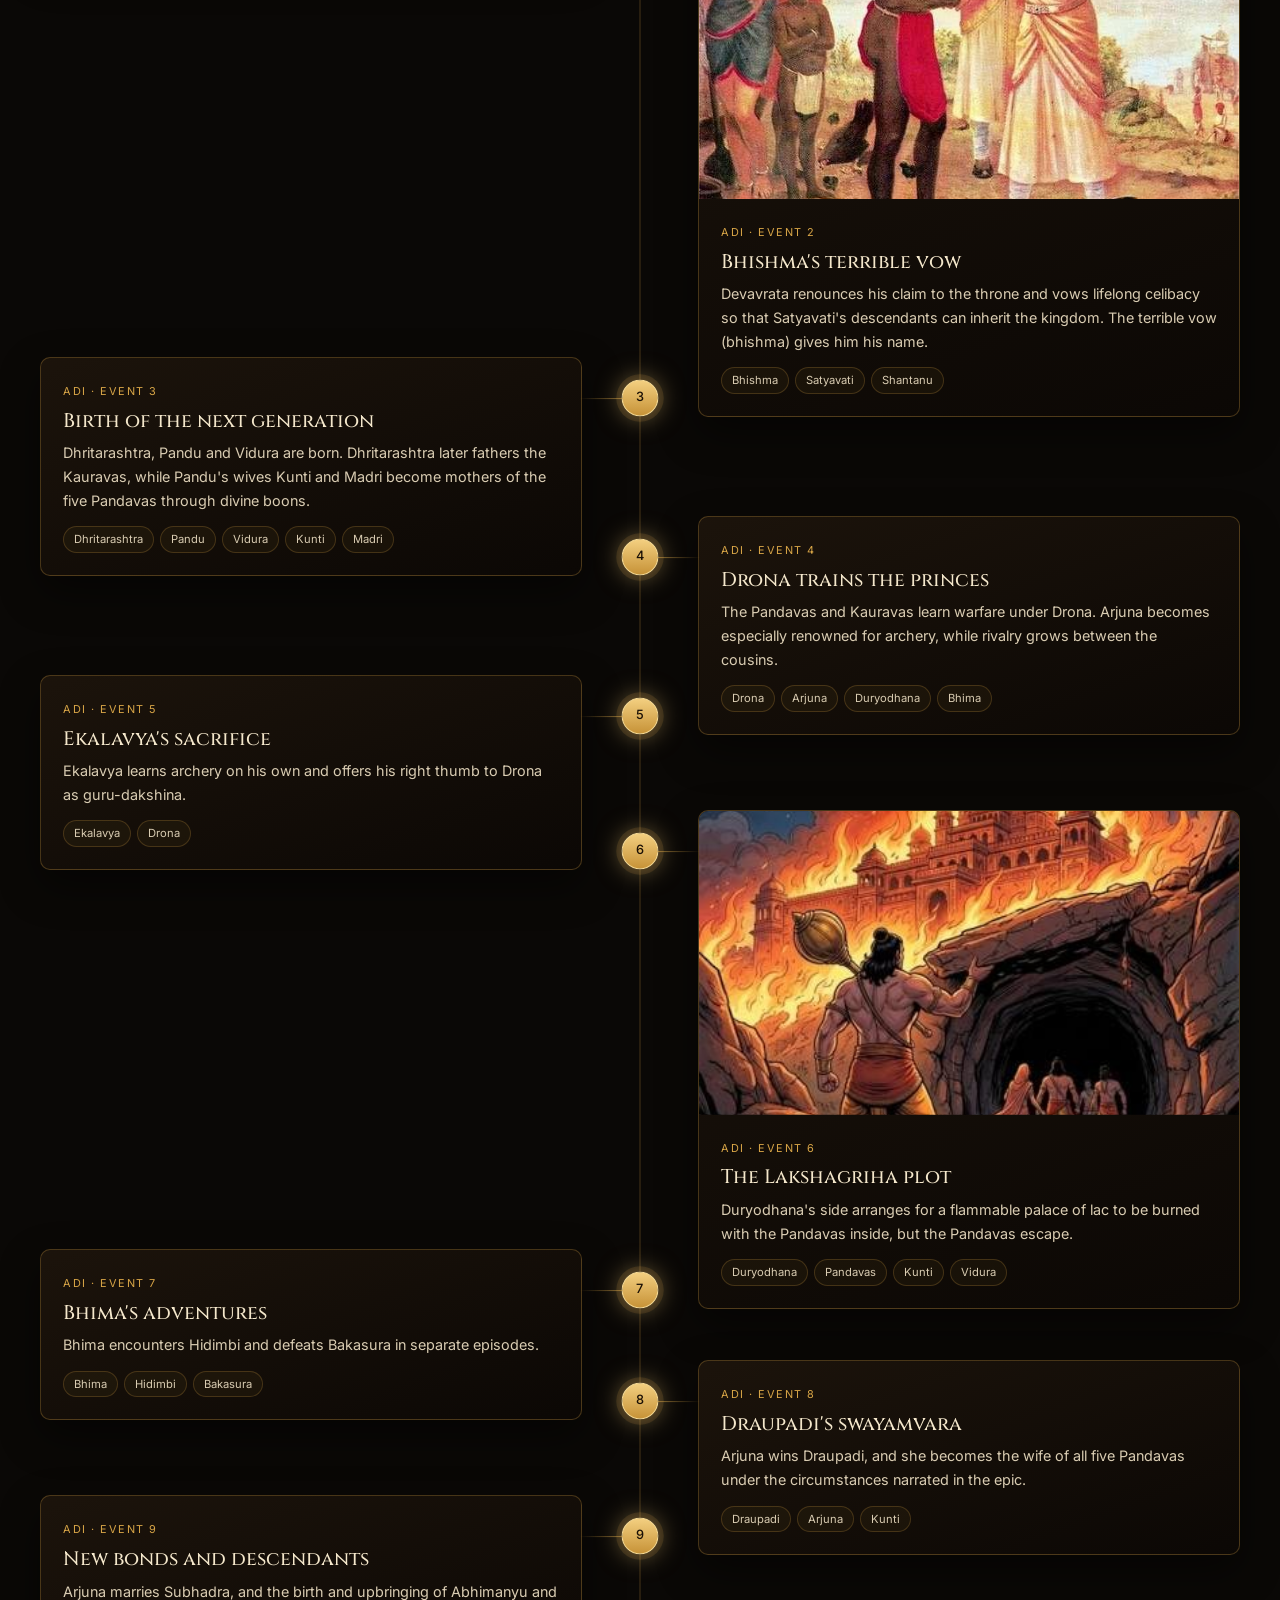
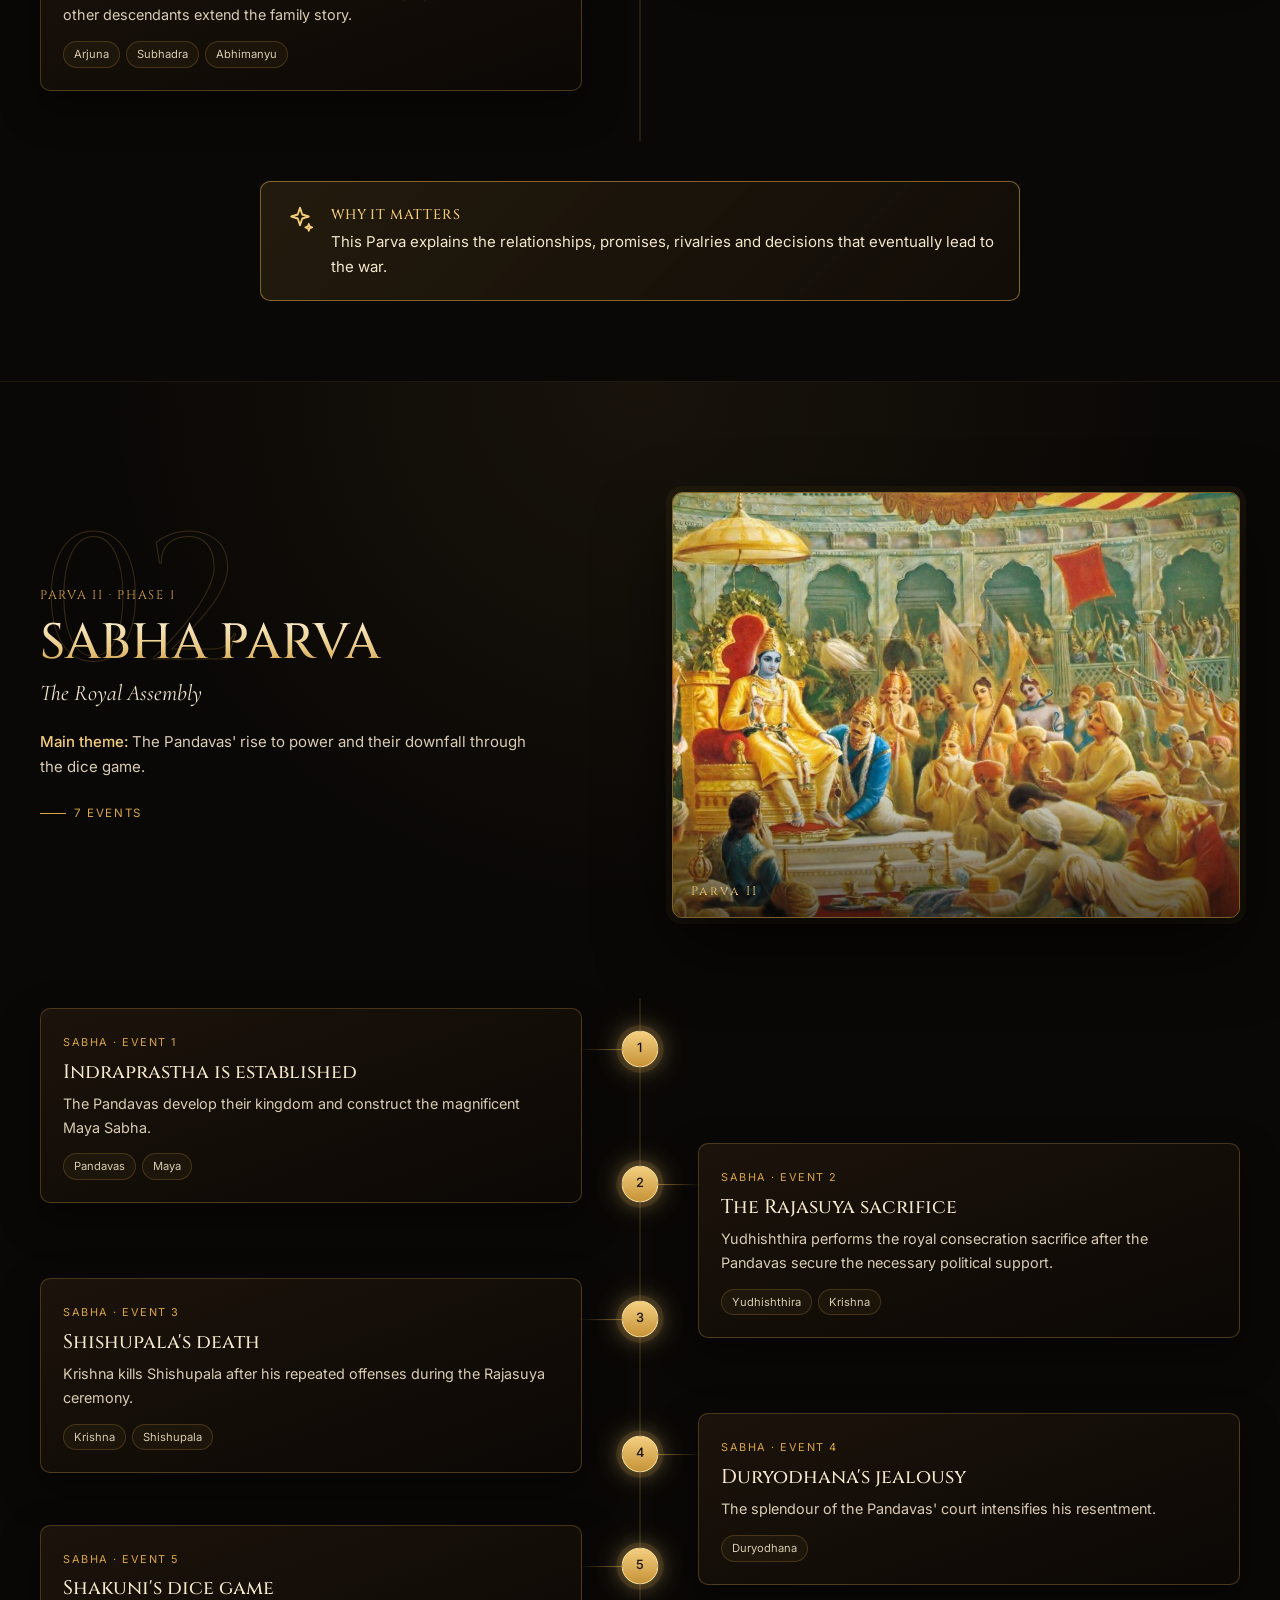
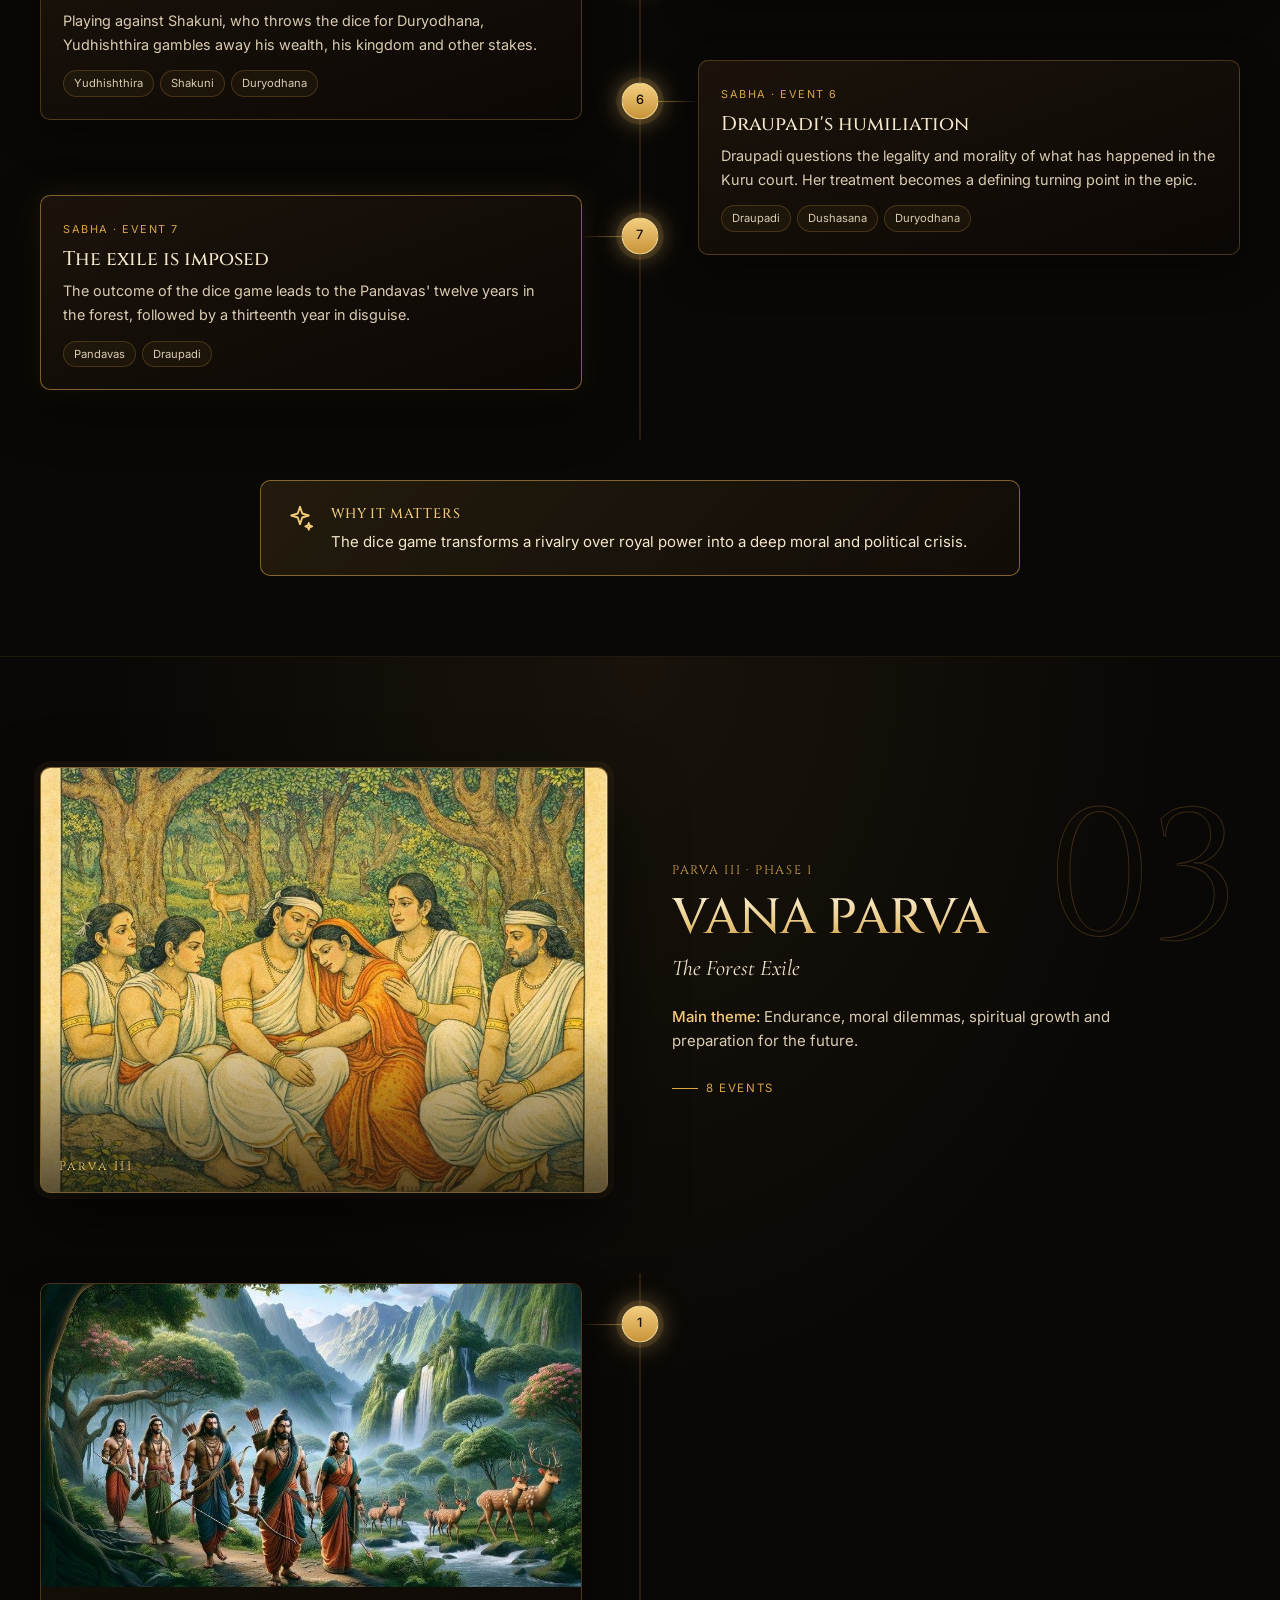
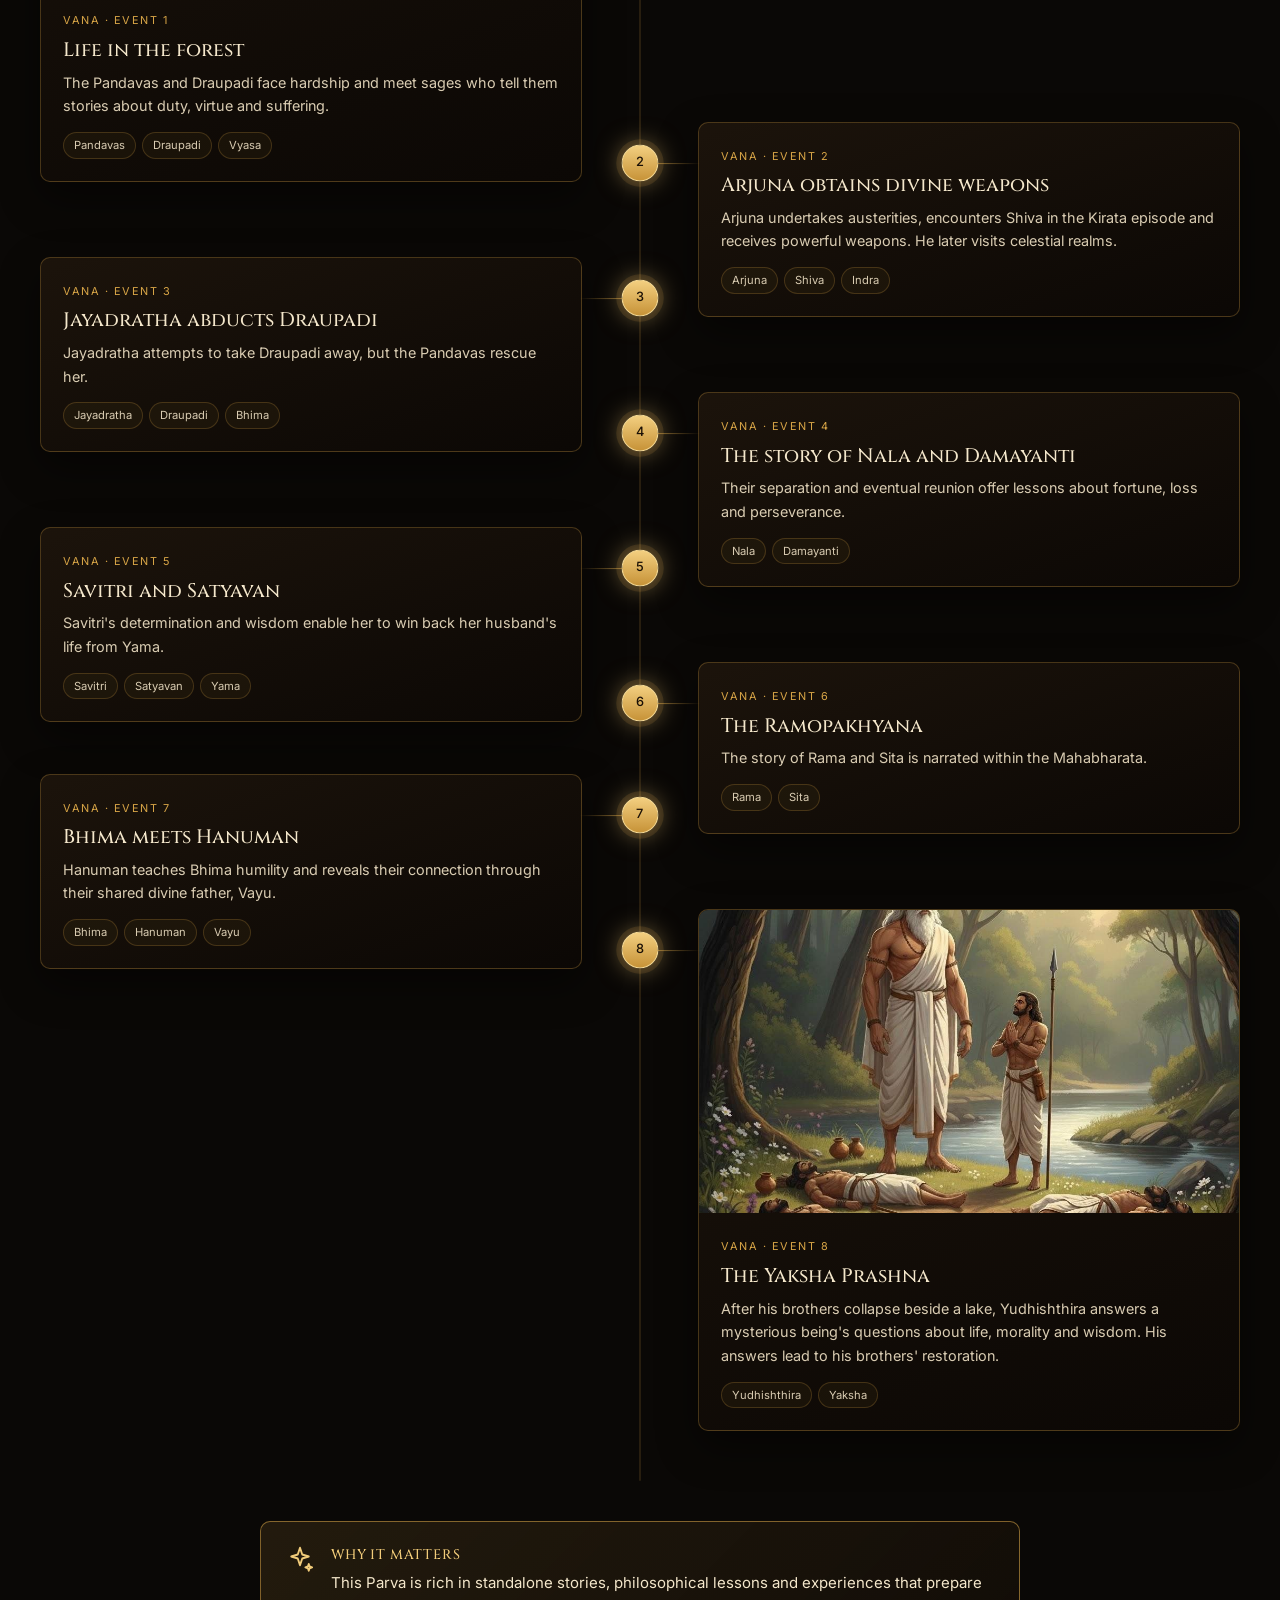
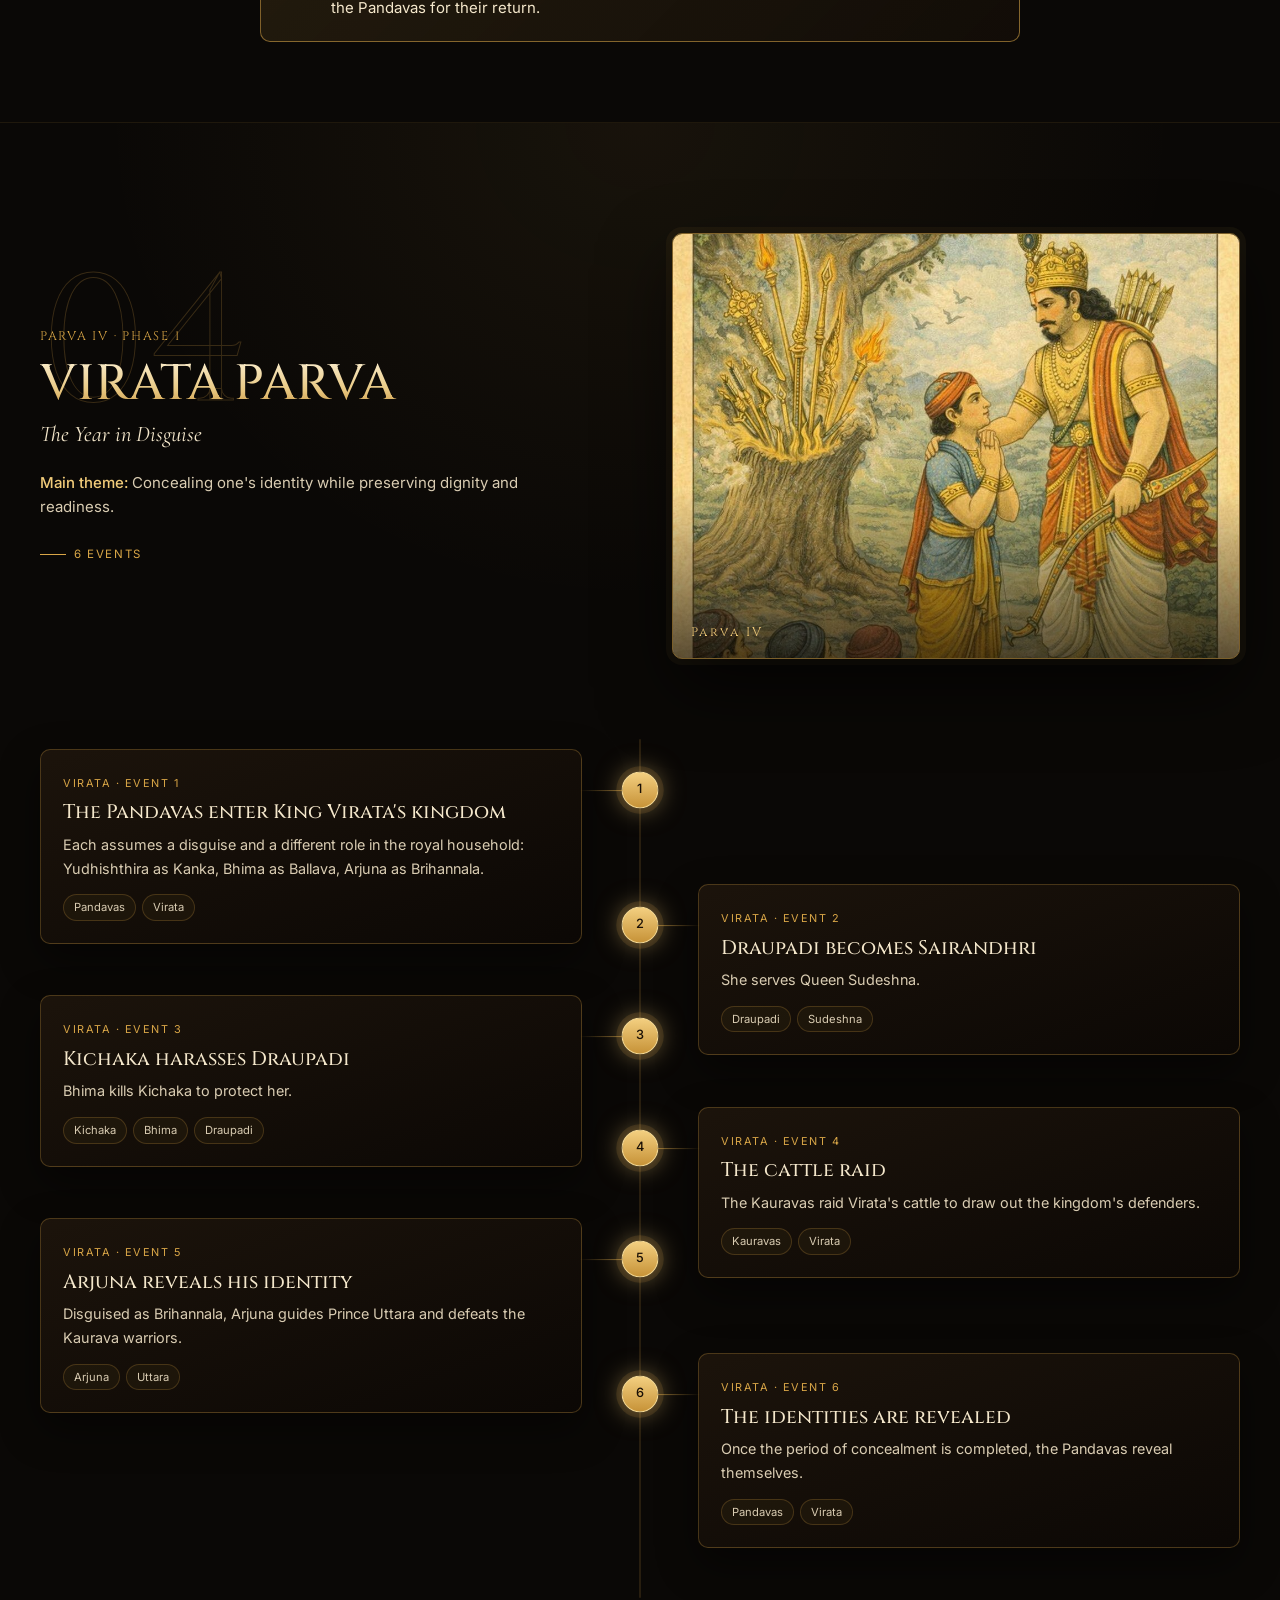
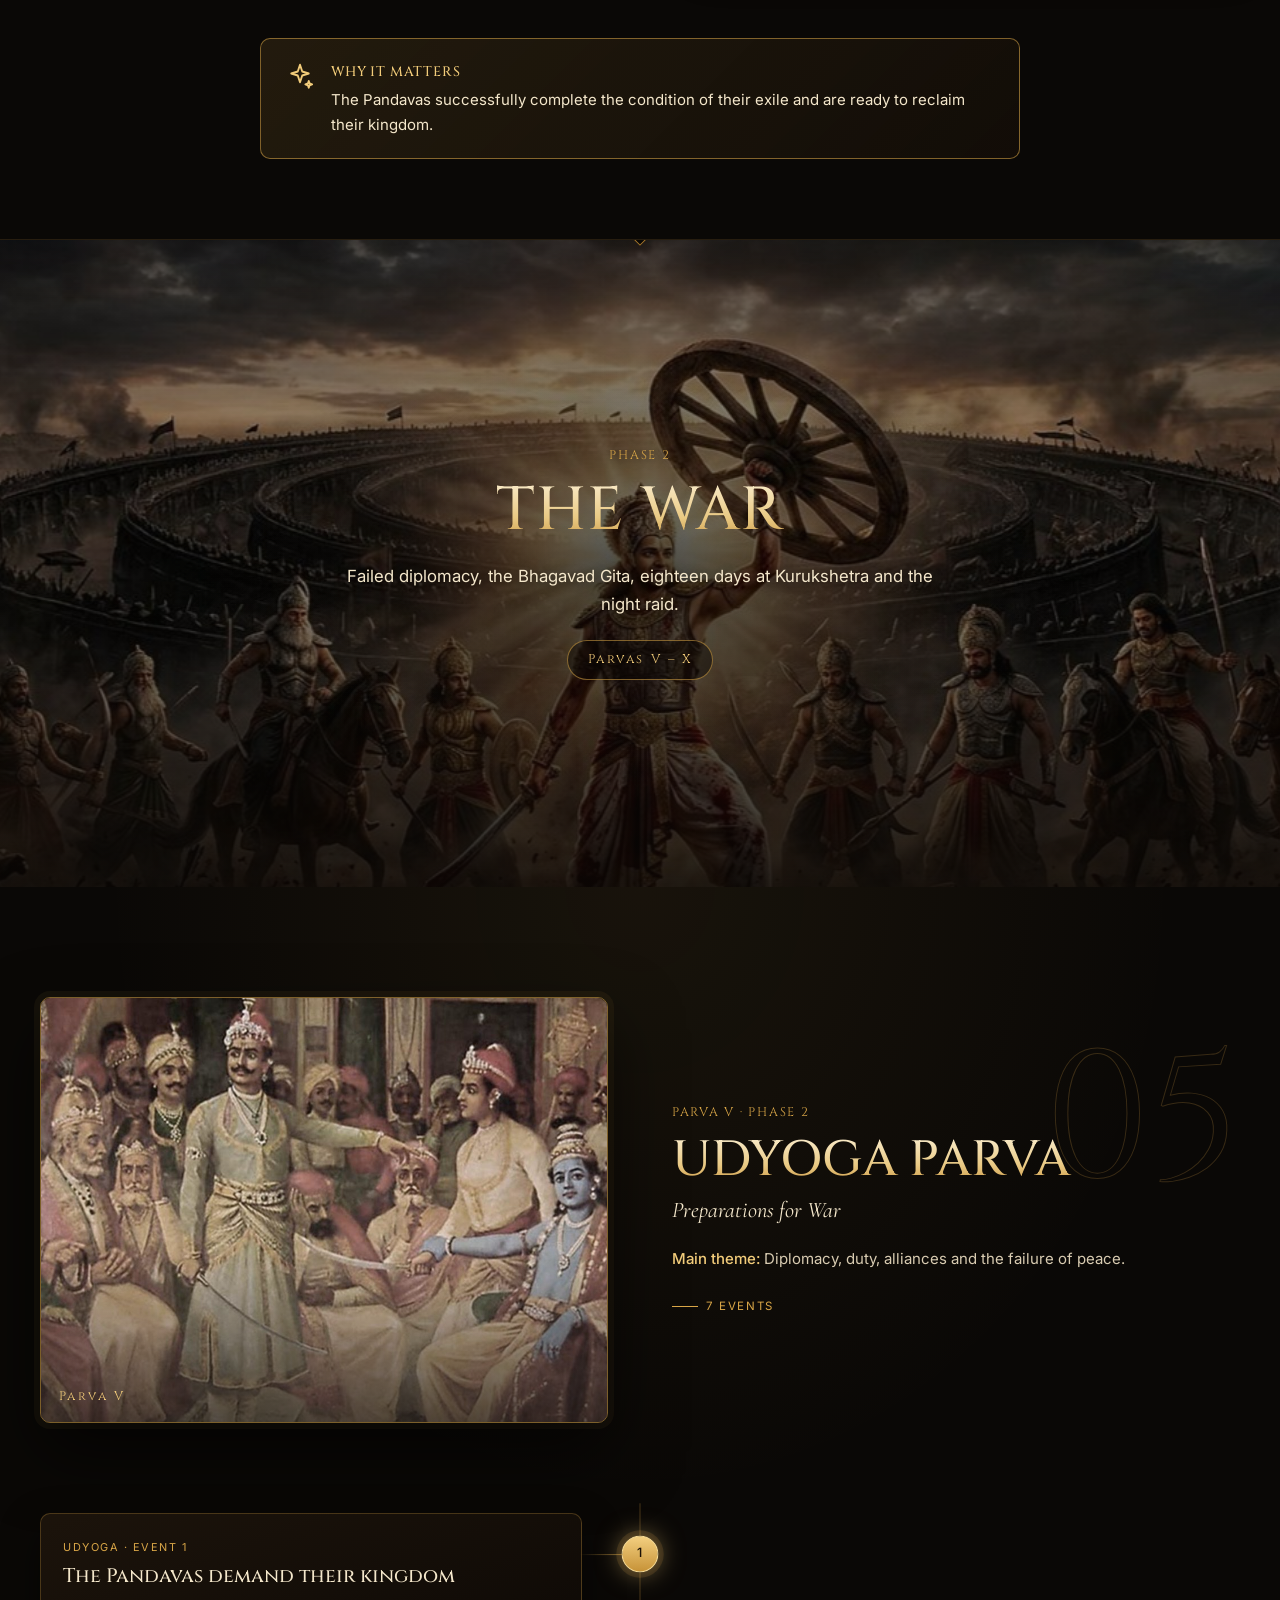
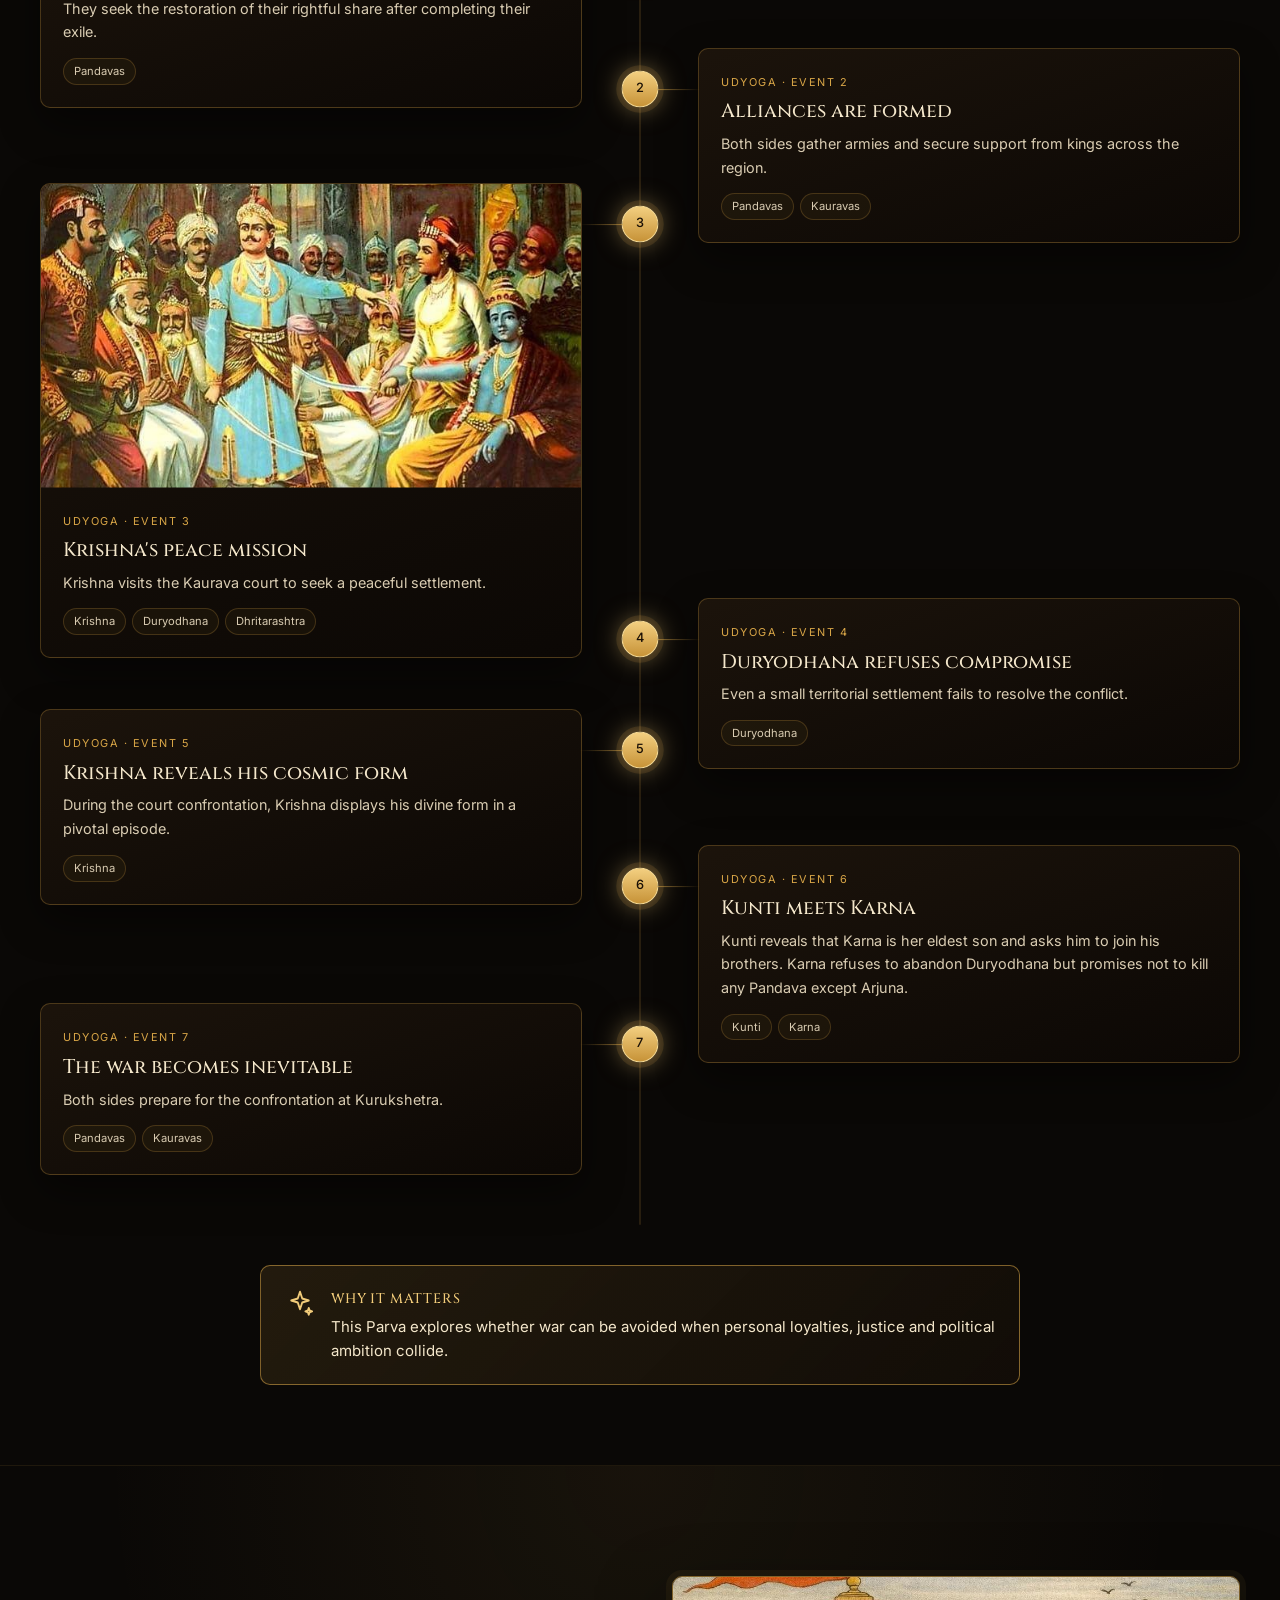
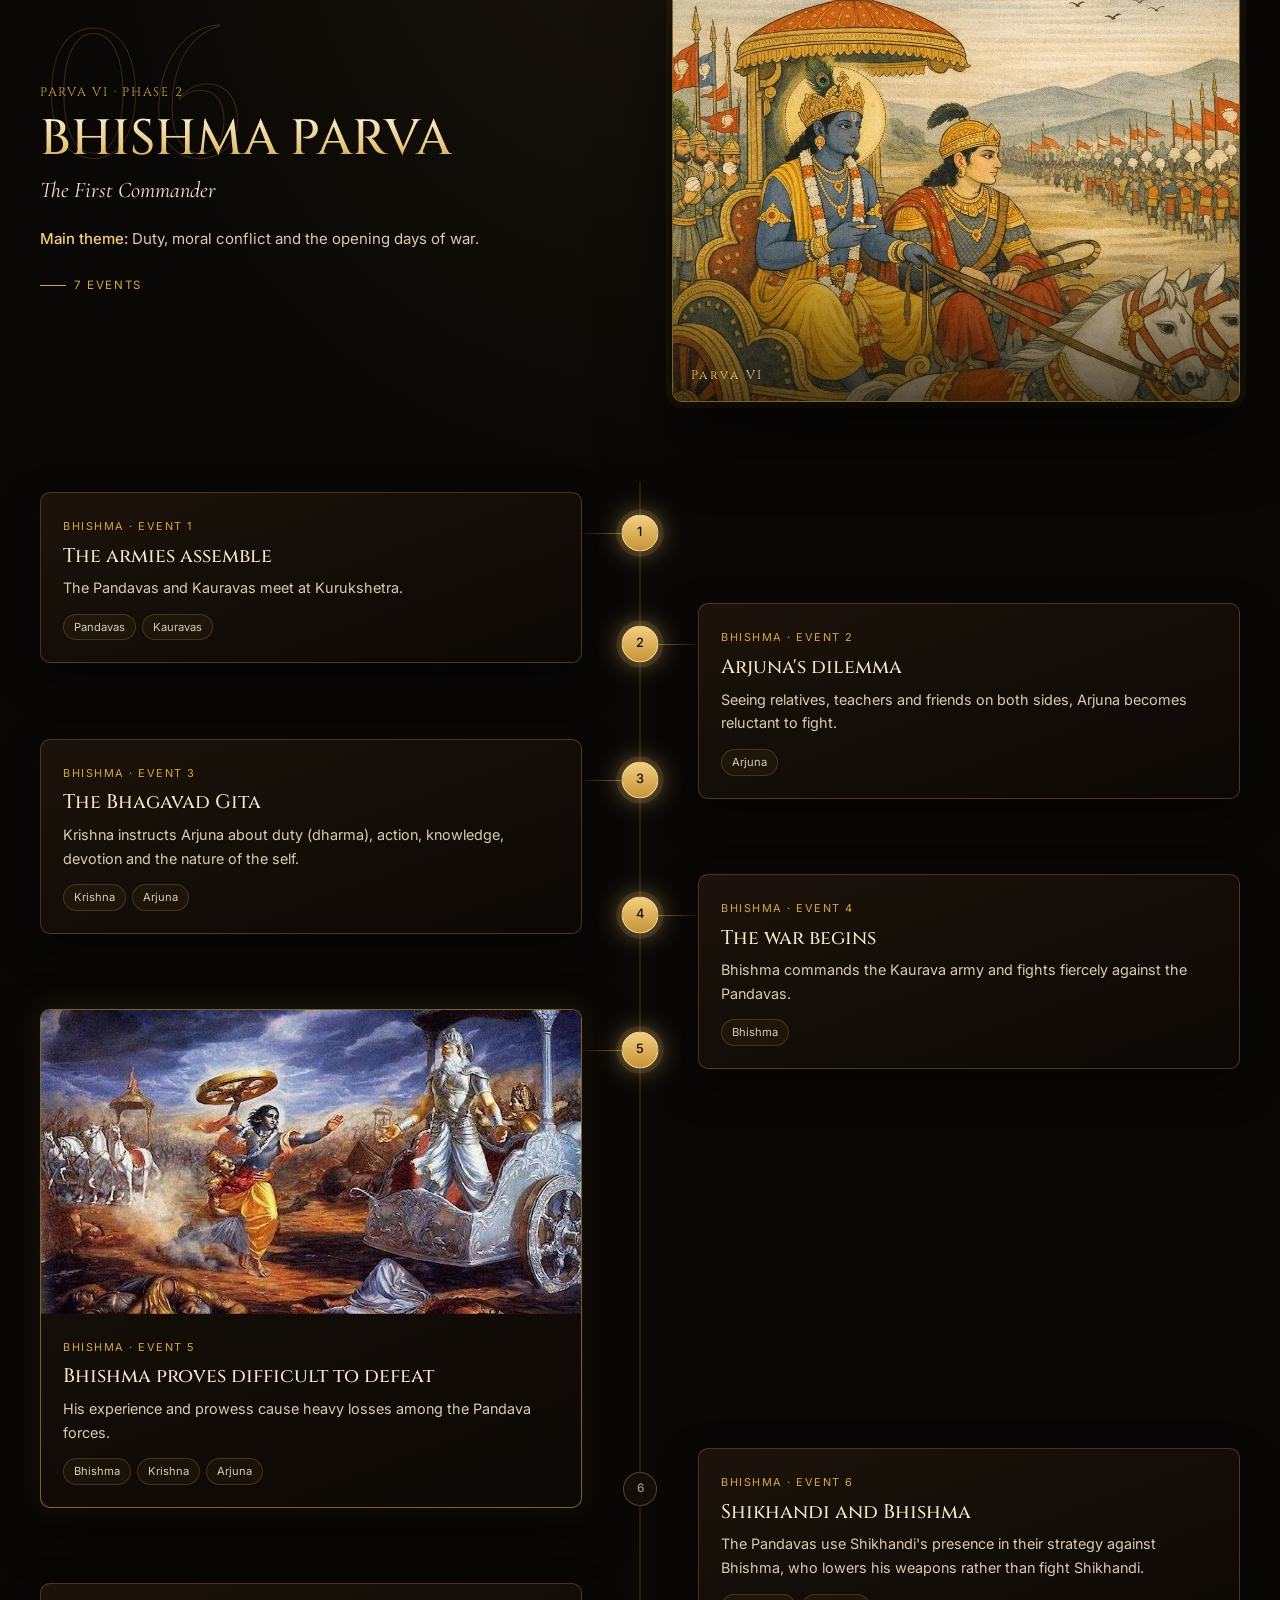
<file: parvas.html>
<!DOCTYPE html>
<html lang="en">
<head>
  <meta charset="UTF-8">
  <meta name="viewport" content="width=device-width, initial-scale=1.0">
  <title>The 18 Parvas — Dronacharya's Training</title>
  <meta name="description" content="An explorable timeline of all 18 Parvas of the Mahabharata, with an adaptive assessment that sends you back to the exact event you need to relearn.">
  <link rel="icon" type="image/svg+xml" href="assets/favicon.svg">
  <link rel="preconnect" href="https://fonts.googleapis.com">
  <link rel="preconnect" href="https://fonts.gstatic.com" crossorigin>
  <link href="https://fonts.googleapis.com/css2?family=Cinzel:wght@400;500;600;700&family=Cormorant+Garamond:ital,wght@0,500;1,500;1,600&family=Inter:wght@300;400;500;600&family=Tiro+Devanagari+Sanskrit&display=swap" rel="stylesheet">
  <link rel="stylesheet" href="css/style.css">
  <link rel="stylesheet" href="css/parvas.css">
</head>
<body data-page="parvas">
  <div class="scroll-progress" aria-hidden="true"></div>

  <header class="nav" id="nav">
    <div class="nav-inner">
      <a href="index.html" class="brand" aria-label="Dronacharya's Training — home">
        <svg class="brand-mark"><use href="#i-bowmark"/></svg>
        <span class="brand-text"><span>Dronacharya's</span><span class="brand-sub">Training</span></span>
      </a>
      <nav class="nav-links" id="navLinks" aria-label="Primary">
        <a href="index.html">Home</a>
        <a href="index.html#story">Story</a>
        <a href="parvas.html" class="active">Timeline</a>
        <a href="index.html#problem">Problem</a>
        <a href="index.html#principles">Principles</a>
        <a href="index.html#research">Research</a>
        <a href="index.html#simulator">Simulation</a>
        <a href="index.html#impact">Impact</a>
        <a href="#" data-modal="about">About</a>
        <a href="gurukul.html" class="btn btn-gold btn-sm nav-cta-mobile">Enter the Gurukul</a>
      </nav>
      <a href="gurukul.html" class="btn btn-gold btn-sm nav-cta">Enter the Gurukul <svg class="ic"><use href="#i-arrow"/></svg></a>
      <button class="nav-toggle" id="navToggle" aria-label="Open menu" aria-expanded="false"><span></span><span></span><span></span></button>
    </div>
  </header>

  <main>
    <!-- ============ HERO ============ -->
    <section class="hero pv-hero" id="top">
      <div class="sec-bg" data-parallax="0.3" style="background-image:url(assets/img/misty-path.webp);background-position:60% 70%"></div>
      <div class="hero-shade center"></div>
      <canvas class="embers" aria-hidden="true"></canvas>
      <div class="container hero-content hero-center">
        <p class="eyebrow pv-eyebrow" data-reveal>The Mahabharata</p>
        <h1 class="hero-title big" data-reveal="fade"><span class="line">The Eighteen</span><span class="line">Parvas</span></h1>
        <p class="hero-tag light" data-reveal style="--d:.3s">From Bhishma's vow to Yudhishthira's ascent. Walk all eighteen Parvas first, then test what you remember.</p>
        <div class="btn-row pv-hero-btns" data-reveal style="--d:.45s">
          <a href="#phase-1" class="btn btn-gold">Begin with the Parvas <svg class="ic"><use href="#i-arrow"/></svg></a>
          <a href="#assessment" class="btn btn-outline">How the Assessment Works</a>
        </div>
        <div class="pv-stats" data-reveal style="--d:.6s">
          <div><strong>18</strong><span>Parvas</span></div>
          <div><strong id="statEvents">0</strong><span>Events</span></div>
          <div><strong>3</strong><span>Phases</span></div>
          <div><strong>18</strong><span>Questions</span></div>
        </div>
      </div>
      <a href="#phases" class="scroll-cue labeled" aria-label="Scroll to the timeline"><svg><use href="#i-mouse"/></svg><span>Scroll to Begin</span></a>
    </section>

    <!-- ============ PHASES OVERVIEW ============ -->
    <section class="section pv-phases" id="phases">
      <div class="container">
        <h2 class="title center" data-reveal>The Complete Timeline at a Glance</h2>
        <p class="center pv-lead" data-reveal style="--d:.1s">Three great movements, eighteen books, and every major incident in between. Choose a phase to jump in.</p>
        <div class="phase-cards" id="phaseCards"></div>
      </div>
    </section>

    <!-- ============ PARVA RAIL (sticky) ============ -->
    <nav class="parva-rail" id="parvaRail" aria-label="Jump to a Parva">
      <div class="rail-track" id="railTrack"></div>
      <div class="rail-progress"><i id="railFill"></i></div>
    </nav>

    <!-- ============ TIMELINE ============ -->
    <div class="timeline" id="timeline"></div>

    <!-- ============ QUICK REFERENCE ============ -->
    <section class="section pv-table-sec" id="reference">
      <div class="container">
        <h2 class="title center" data-reveal>All 18 Parvas: Quick Reference</h2>
        <p class="center pv-lead" data-reveal style="--d:.1s">Select any row to jump back to that Parva in the timeline.</p>
        <div class="pv-table glass" data-reveal style="--d:.15s">
          <table>
            <thead><tr><th>No.</th><th>Parva</th><th>Main events</th></tr></thead>
            <tbody id="refBody"></tbody>
          </table>
        </div>
      </div>
    </section>

    <!-- ============ ASSESSMENT ============ -->
    <section class="section pv-assess" id="assessment">
      <div class="sec-bg" data-parallax="0.18" style="background-image:url(assets/img/archer-aiming.webp);background-position:60% 60%"></div>
      <div class="shade-left"></div>
      <div class="container pv-assess-grid">
        <div>
          <h2 class="title" data-reveal="left">The Parva Assessment</h2>
          <p data-reveal style="--d:.1s">The questions come after the story. Once you have walked all eighteen Parvas, answer eighteen questions, one from each Parva, in the order of the story. Answer correctly on the first try for full marks. Get one wrong and Dronacharya sends you back to the exact moment in the timeline to learn it again. Then you return to the same question.</p>
          <ul class="score-rules" data-reveal style="--d:.2s">
            <li><b>10</b> points: correct on the first try</li>
            <li><b>5</b> points: correct after one review</li>
            <li><b>2</b> points: correct after two or more reviews</li>
            <li><b>+3</b> streak bonus for every 3 first-try answers in a row</li>
          </ul>
        </div>
        <div class="assess-card glass" data-reveal="right" style="--d:.2s">
          <p class="eyebrow">Your record</p>
          <div class="assess-read"><span>Parvas read</span><b id="readCount">0/18</b></div>
          <div class="assess-best">
            <div><span>Best score</span><strong id="bestScore">—</strong></div>
            <div><span>Best rank</span><strong id="bestRank">—</strong></div>
            <div><span>Attempts</span><strong id="attemptCount">0</strong></div>
          </div>
          <button class="btn btn-gold btn-block" data-quiz="start" id="assessStartBtn">Start Assessment <svg class="ic"><use href="#i-arrow"/></svg></button>
          <p class="assess-note" id="assessNote">Takes about 5 to 8 minutes. Your best score is saved on this device.</p>
        </div>
      </div>
    </section>

    <!-- ============ CREDITS ============ -->
    <section class="pv-credits" id="credits">
      <div class="container">
        <details>
          <summary>Image sources</summary>
          <p>The Parva illustrations were gathered from the sources below. Check each image's licence before publishing this site publicly.</p>
          <ul id="creditList"></ul>
        </details>
        <p class="pv-disclaimer">The incident lists are a structured overview of the major narrative events, not an exhaustive catalogue of every episode in the Sanskrit epic.</p>
      </div>
    </section>
  </main>

  <footer class="footer">
    <div class="container footer-inner">
      <div class="footer-brand">
        <a href="index.html" class="brand"><svg class="brand-mark"><use href="#i-bowmark"/></svg><span class="brand-text"><span>Dronacharya's</span><span class="brand-sub">Training</span></span></a>
        <p>Ancient wisdom. Individual learning. A brighter future.</p>
      </div>
      <nav class="footer-links" aria-label="Footer">
        <a href="index.html">Home</a><a href="index.html#story">Story</a><a href="parvas.html">Timeline</a><a href="index.html#research">Research</a><a href="index.html#simulator">Simulation</a><a href="gurukul.html">Gurukul</a><a href="#" data-modal="about">About</a>
      </nav>
      <div class="socials">
        <button data-share aria-label="Share this page"><svg><use href="#i-share"/></svg></button>
        <button data-modal="contact" aria-label="Contact"><svg><use href="#i-mail"/></svg></button>
        <a href="#" data-quiz="start" aria-label="Start assessment"><svg><use href="#i-play"/></svg></a>
      </div>
    </div>
    <p class="copyright">© <span id="year"></span> Dronacharya's Training. A learning project inspired by the Mahabharata.</p>
  </footer>

  <div class="toast" id="toast" role="status" aria-live="polite"></div>

  <script src="js/icons.js"></script>
  <script src="js/arena.js"></script>
  <script src="js/parvas-data.js"></script>
  <script src="js/parvas.js"></script>
  <script src="js/main.js"></script>
</body>
</html>
</file>
<file: css/style.css>
/* =========================================================
   Dronacharya's Training — styles
   ========================================================= */
:root {
  --bg: #0a0806;
  --bg-2: #120d08;
  --panel: rgba(16, 11, 7, 0.72);
  --panel-solid: #15100a;
  --line: rgba(217, 166, 71, 0.28);
  --line-strong: rgba(217, 166, 71, 0.55);
  --gold: #d9a647;
  --gold-2: #f2cc7a;
  --gold-3: #a8782c;
  --cream: #f4e7cb;
  --text: #d9ccb2;
  --muted: #a3957a;
  --red: #8f2b1c;
  --serif: 'Cinzel', 'Trajan Pro', Georgia, serif;
  --body: 'Inter', system-ui, -apple-system, 'Segoe UI', sans-serif;
  --quote: 'Cormorant Garamond', Georgia, serif;
  --deva: 'Tiro Devanagari Sanskrit', 'Noto Serif Devanagari', serif;
  --ease: cubic-bezier(.2, .7, .2, 1);
  --nav-h: 74px;
  color-scheme: dark;
}

*, *::before, *::after { box-sizing: border-box; }
html { scroll-behavior: smooth; scroll-padding-top: calc(var(--nav-h) - 4px); }
body {
  margin: 0;
  background: var(--bg);
  color: var(--text);
  font-family: var(--body);
  font-size: 15px;
  line-height: 1.65;
  -webkit-font-smoothing: antialiased;
  overflow-x: hidden;
}
body.locked { overflow: hidden; }
img { max-width: 100%; display: block; }
a { color: inherit; text-decoration: none; }
button { font: inherit; color: inherit; background: none; border: 0; cursor: pointer; padding: 0; }
svg { flex-shrink: 0; }
:focus-visible { outline: 2px solid var(--gold-2); outline-offset: 3px; border-radius: 4px; }
::selection { background: rgba(217, 166, 71, .35); color: #fff; }

.container { width: min(1200px, 100% - 64px); margin-inline: auto; position: relative; z-index: 3; }
.center { text-align: center; }

/* ---------- type ---------- */
.title {
  font-family: var(--serif);
  font-weight: 500;
  font-size: clamp(1.9rem, 3.2vw, 2.75rem);
  line-height: 1.12;
  letter-spacing: .02em;
  text-transform: uppercase;
  margin: 0 0 18px;
  color: var(--cream);
  background: linear-gradient(180deg, #fbefd2 0%, #e9c983 60%, #c9953f 100%);
  -webkit-background-clip: text; background-clip: text;
  -webkit-text-fill-color: transparent;
  text-shadow: none;
  filter: drop-shadow(0 2px 14px rgba(0, 0, 0, .55));
}
.title.sm { font-size: clamp(1.4rem, 2.3vw, 1.9rem); }
.eyebrow {
  font-family: var(--serif);
  color: var(--gold);
  text-transform: uppercase;
  letter-spacing: .14em;
  font-size: .78rem;
  margin: -8px 0 16px;
}
p { margin: 0 0 22px; max-width: 54ch; color: var(--text); }
.section p { text-shadow: 0 1px 10px rgba(0, 0, 0, .6); }

/* ---------- buttons ---------- */
.btn {
  display: inline-flex; align-items: center; gap: 10px;
  padding: 13px 24px;
  border-radius: 4px;
  font-family: var(--body);
  font-weight: 500;
  font-size: .9rem;
  letter-spacing: .02em;
  transition: transform .3s var(--ease), box-shadow .3s var(--ease), background .3s, color .3s, border-color .3s;
  position: relative; overflow: hidden; isolation: isolate;
  white-space: nowrap;
}
.btn .ic { width: 16px; height: 16px; transition: transform .3s var(--ease); }
.btn:hover .ic { transform: translateX(4px); }
.btn-gold {
  background: linear-gradient(180deg, #f3cf80 0%, #d9a647 55%, #b8862f 100%);
  color: #1a1006;
  box-shadow: 0 6px 22px rgba(217, 166, 71, .25), inset 0 1px 0 rgba(255, 255, 255, .45);
  border: 1px solid #f1c873;
}
.btn-gold::after {
  content: ''; position: absolute; inset: 0; z-index: -1;
  background: linear-gradient(110deg, transparent 30%, rgba(255, 255, 255, .55) 50%, transparent 70%);
  transform: translateX(-120%); transition: transform .8s var(--ease);
}
.btn-gold:hover { transform: translateY(-2px); box-shadow: 0 10px 30px rgba(217, 166, 71, .4), inset 0 1px 0 rgba(255, 255, 255, .5); }
.btn-gold:hover::after { transform: translateX(120%); }
.btn-outline {
  border: 1px solid var(--line-strong);
  background: rgba(10, 7, 4, .45);
  color: var(--cream);
  backdrop-filter: blur(4px);
}
.btn-outline:hover { border-color: var(--gold-2); background: rgba(217, 166, 71, .12); transform: translateY(-2px); }
.btn-sm { padding: 9px 18px; font-size: .82rem; }
.btn-block { width: 100%; justify-content: center; }
.btn-row { display: flex; gap: 16px; flex-wrap: wrap; }
.link-btn { display: inline-flex; align-items: center; gap: 6px; color: var(--gold); font-size: .8rem; }
.link-btn svg { width: 14px; height: 14px; }
.link-btn:hover { color: var(--gold-2); text-decoration: underline; }

.glass {
  background: linear-gradient(160deg, rgba(28, 20, 12, .78), rgba(10, 7, 4, .82));
  border: 1px solid var(--line);
  border-radius: 8px;
  backdrop-filter: blur(8px);
  -webkit-backdrop-filter: blur(8px);
  box-shadow: 0 12px 40px rgba(0, 0, 0, .45), inset 0 1px 0 rgba(255, 220, 150, .06);
}

/* ---------- scroll progress ---------- */
.scroll-progress {
  position: fixed; top: 0; left: 0; height: 2px; width: 100%;
  background: linear-gradient(90deg, var(--gold-3), var(--gold-2));
  transform-origin: 0 50%; transform: scaleX(0);
  z-index: 200;
  box-shadow: 0 0 10px rgba(242, 204, 122, .7);
}

/* ---------- NAV ---------- */
.nav {
  position: fixed; top: 0; left: 0; right: 0; z-index: 100;
  height: var(--nav-h);
  transition: background .4s, box-shadow .4s, height .4s;
}
.nav::before {
  content: ''; position: absolute; inset: 0;
  background: linear-gradient(180deg, rgba(8, 6, 4, .75), rgba(8, 6, 4, 0));
  transition: opacity .4s;
}
.nav.scrolled { background: rgba(10, 7, 4, .88); backdrop-filter: blur(12px); box-shadow: 0 1px 0 var(--line), 0 10px 30px rgba(0, 0, 0, .4); height: 64px; }
.nav.scrolled::before { opacity: 0; }
.nav-inner { position: relative; height: 100%; width: min(1280px, 100% - 48px); margin: 0 auto; display: flex; align-items: center; gap: 28px; }
.brand { display: flex; align-items: center; gap: 10px; color: var(--gold-2); }
.brand-mark { width: 30px; height: 30px; color: var(--gold); }
.brand-text { display: flex; flex-direction: column; font-family: var(--serif); text-transform: uppercase; line-height: 1.05; font-size: .98rem; letter-spacing: .04em; color: var(--gold-2); }
.brand-sub { font-size: .82rem; letter-spacing: .3em; color: var(--gold); display: flex; align-items: center; gap: 6px; }
.brand-sub::before, .brand-sub::after { content: ''; height: 1px; width: 12px; background: var(--gold-3); }
.nav-links { display: flex; gap: 26px; margin-left: auto; }
.nav-links a { font-size: .84rem; color: #e5d8bd; position: relative; padding: 6px 0; transition: color .25s; }
.nav-links a::after {
  content: ''; position: absolute; left: 0; right: 0; bottom: 0; height: 1px;
  background: var(--gold-2); transform: scaleX(0); transition: transform .35s var(--ease);
}
.nav-links a:hover, .nav-links a.active { color: var(--gold-2); }
.nav-links a:hover::after, .nav-links a.active::after { transform: scaleX(1); }
.nav-links .nav-cta-mobile { display: none; }
.nav-cta { margin-left: 8px; }
.nav-toggle { display: none; width: 40px; height: 40px; margin-left: auto; flex-direction: column; justify-content: center; gap: 6px; align-items: center; }
.nav-toggle span { width: 24px; height: 1.5px; background: var(--gold-2); transition: transform .35s var(--ease), opacity .3s; }
.nav-toggle[aria-expanded="true"] span:nth-child(1) { transform: translateY(7.5px) rotate(45deg); }
.nav-toggle[aria-expanded="true"] span:nth-child(2) { opacity: 0; }
.nav-toggle[aria-expanded="true"] span:nth-child(3) { transform: translateY(-7.5px) rotate(-45deg); }

/* ---------- SECTIONS (shared) ---------- */
.section {
  position: relative;
  padding: 110px 0;
  min-height: 560px;
  display: flex; align-items: center;
  overflow: hidden;
  isolation: isolate;
  border-top: 1px solid rgba(217, 166, 71, .14);
}
.section::before {
  /* ornament at top edge */
  content: ''; position: absolute; top: -5px; left: 50%; width: 9px; height: 9px;
  border: 1px solid var(--gold-3); background: var(--bg); transform: translateX(-50%) rotate(45deg); z-index: 6;
}
.section > .container { width: min(1200px, 100% - 64px); }
.sec-bg {
  position: absolute; inset: -14% 0; z-index: -2;
  background-size: cover; background-repeat: no-repeat;
  transform: translate3d(0, var(--py, 0px), 0) scale(var(--sc, 1.12));
  transition: --sc 1.6s var(--ease);
  will-change: transform;
}
.in-view > .sec-bg { --sc: 1; }
.sec-bg.dim { filter: brightness(.3) saturate(.8); }
.sec-bg.dim-right { filter: brightness(.6) saturate(.9); }
.sec-bg.flip { scale: -1 1; }
@property --sc { syntax: '<number>'; inherits: false; initial-value: 1.12; }

.shade-left, .shade-right, .shade-impact { position: absolute; inset: 0; z-index: -1; pointer-events: none; }
.shade-left { background: linear-gradient(90deg, rgba(8, 6, 4, .95) 0%, rgba(8, 6, 4, .78) 32%, rgba(8, 6, 4, .15) 62%, rgba(8, 6, 4, .1) 100%), linear-gradient(0deg, rgba(8, 6, 4, .7), transparent 30%, transparent 75%, rgba(8, 6, 4, .55)); }
.shade-left.soft { background: linear-gradient(90deg, rgba(8, 6, 4, .9) 0%, rgba(8, 6, 4, .55) 35%, rgba(8, 6, 4, 0) 60%), linear-gradient(0deg, rgba(8, 6, 4, .5), transparent 40%); }
.shade-left.strong { background: linear-gradient(90deg, rgba(8, 6, 4, .96) 0%, rgba(8, 6, 4, .85) 45%, rgba(8, 6, 4, .25) 75%, rgba(8, 6, 4, .2) 100%), linear-gradient(0deg, rgba(8, 6, 4, .75), transparent 35%); }
.shade-right { background: linear-gradient(270deg, rgba(8, 6, 4, .95) 0%, rgba(8, 6, 4, .75) 35%, rgba(8, 6, 4, .1) 65%), linear-gradient(0deg, rgba(8, 6, 4, .6), transparent 35%); }
.shade-right.soft { background: linear-gradient(270deg, rgba(8, 6, 4, .92) 0%, rgba(8, 6, 4, .7) 32%, rgba(8, 6, 4, 0) 58%), linear-gradient(0deg, rgba(8, 6, 4, .55), transparent 30%); }
.shade-impact { background: radial-gradient(ellipse 45% 45% at 50% 52%, rgba(8, 6, 4, .6), transparent 80%), linear-gradient(180deg, rgba(8, 6, 4, .6) 0%, rgba(8, 6, 4, .3) 45%, rgba(8, 6, 4, .88) 100%); }
.text-col { max-width: 470px; }
.text-col.wide { max-width: 560px; }

/* ---------- reveal animations ---------- */
[data-reveal] {
  opacity: 0;
  transform: translate3d(0, 38px, 0);
  transition: opacity 1s var(--ease), transform 1s var(--ease), filter 1s var(--ease);
  transition-delay: var(--d, 0s);
}
[data-reveal="left"] { transform: translate3d(-60px, 0, 0); }
[data-reveal="right"] { transform: translate3d(60px, 0, 0); }
[data-reveal="zoom"] { transform: scale(.88); }
[data-reveal="fade"] { transform: none; filter: blur(10px); }
[data-reveal].in { opacity: 1; transform: none; filter: none; }

/* title line stagger for hero */
.hero-title .line { display: block; overflow: hidden; }
.hero-title[data-reveal] .line { transform: translateY(40%); opacity: 0; transition: transform 1.2s var(--ease), opacity 1.2s var(--ease); }
.hero-title[data-reveal] .line:nth-child(2) { transition-delay: .15s; }
.hero-title.in .line { transform: none; opacity: 1; }

/* ---------- HERO ---------- */
.hero {
  position: relative; min-height: 100vh; min-height: 100svh;
  display: flex; align-items: center;
  overflow: hidden; isolation: isolate;
}
.hero .sec-bg { inset: -10% 0; --sc: 1; animation: heroZoom 14s var(--ease) both; }
@keyframes heroZoom { from { scale: 1.15; } to { scale: 1; } }
.hero-shade { position: absolute; inset: 0; z-index: -1;
  background:
    radial-gradient(ellipse 60% 70% at 78% 48%, rgba(8, 6, 4, .78), rgba(8, 6, 4, .1) 70%),
    linear-gradient(180deg, rgba(8, 6, 4, .55) 0%, transparent 25%, transparent 70%, var(--bg) 100%);
}
.hero-shade.center { background:
    radial-gradient(ellipse 50% 40% at 50% 45%, rgba(8, 6, 4, .55), transparent 75%),
    linear-gradient(180deg, rgba(8, 6, 4, .55) 0%, transparent 22%, transparent 65%, var(--bg) 100%); }
.embers { position: absolute; inset: 0; width: 100%; height: 100%; z-index: 0; pointer-events: none; }
.hero-content { padding-top: var(--nav-h); }
.hero-right { display: flex; flex-direction: column; align-items: center; text-align: center; margin-left: auto; margin-right: max(32px, calc((100% - 1200px) / 2)); width: min(560px, 100% - 64px); }
.hero-title {
  font-family: var(--serif); font-weight: 500; text-transform: uppercase;
  font-size: clamp(2.6rem, 5.4vw, 4.6rem); line-height: 1.04; letter-spacing: .03em; margin: 0 0 14px;
  background: linear-gradient(180deg, #fff3d6 10%, #efcf8a 55%, #c4913d 100%);
  -webkit-background-clip: text; background-clip: text; -webkit-text-fill-color: transparent;
  filter: drop-shadow(0 4px 24px rgba(0, 0, 0, .7));
}
.hero-title.big { font-size: clamp(3rem, 6.6vw, 5.6rem); }
.hero-right .btn-row { justify-content: center; }
.hero-sub { font-family: var(--body); font-weight: 500; font-size: clamp(1.05rem, 1.6vw, 1.35rem); color: #f7ebd2; margin: 0 0 8px; text-shadow: 0 2px 12px rgba(0, 0, 0, .7); }
.hero-tag { color: #e2d3b4; margin: 0 auto 30px; text-shadow: 0 2px 12px rgba(0, 0, 0, .8); }
.hero-tag.light { font-size: 1.1rem; color: #f5e8cc; }
.hero-center { text-align: center; display: flex; flex-direction: column; align-items: center; margin-top: -6vh; }
.scroll-cue { position: absolute; left: 50%; bottom: 28px; transform: translateX(-50%); z-index: 4; display: flex; flex-direction: column; align-items: center; gap: 8px; color: var(--cream); font-size: .74rem; letter-spacing: .06em; opacity: .9; }
.scroll-cue svg { width: 26px; height: 26px; color: var(--cream); animation: cue 2s ease-in-out infinite; }
.scroll-cue.labeled::after { content: ''; width: 9px; height: 9px; border: 1px solid var(--gold); transform: rotate(45deg); margin-top: 2px; }
@keyframes cue { 0%, 100% { transform: translateY(0); opacity: 1; } 50% { transform: translateY(7px); opacity: .5; } }

/* gurukul hero: image framed at native aspect so the carved stone text stays aligned */
.cover-frame {
  position: absolute; right: 0; top: 50%; z-index: -2;
  width: max(100vw, 112vh * 1.7474); aspect-ratio: 1536 / 879;
  translate: 0 -50%;
  transform-origin: 90% 50%;
  transform: translate3d(0, var(--py, 0px), 0);
  container-type: inline-size;
  animation: heroZoom 14s var(--ease) both;
}
.cover-frame img { width: 100%; height: 100%; object-fit: cover; }
.stone-text {
  position: absolute; left: 85.2%; top: 33.5%; width: 13.8%; height: 50%;
  display: flex; flex-direction: column; justify-content: space-evenly; align-items: center;
  font-family: var(--deva); font-size: 2.05cqw; line-height: 1; color: rgba(92, 52, 30, .88);
  text-shadow: 0 1px 0 rgba(255, 240, 210, .45), 0 -1px 0 rgba(40, 20, 8, .35);
  transform: rotate(.4deg);
  mix-blend-mode: multiply;
}
.stone-text span { opacity: 0; transform: translateY(8px); transition: opacity 1.2s var(--ease), transform 1.2s var(--ease); }
.in-view .stone-text span { opacity: 1; transform: none; }
.in-view .stone-text span:nth-child(2) { transition-delay: .25s; }
.in-view .stone-text span:nth-child(3) { transition-delay: .5s; }
.in-view .stone-text span:nth-child(4) { transition-delay: .75s; }
.in-view .stone-text span:nth-child(5) { transition-delay: 1s; }

/* ---------- portrait crops (from the supplied scenes) ---------- */
.crop-drona, .crop-arjuna, .crop-bhima, .crop-drona-wide, .crop-drona-big, .crop-drona-face { background-image: url(../assets/img/guru-teaching.jpg); background-repeat: no-repeat; }
.crop-duryo { background-image: url(../assets/img/archery-range.jpg); background-repeat: no-repeat; }
.crop-drona { background-size: 560% auto; background-position: 77% 38%; }
.crop-arjuna { background-size: 760% auto; background-position: 99% 48%; }
.crop-bhima { background-size: 700% auto; background-position: 43% 56%; }
.crop-duryo { background-size: 760% auto; background-position: 90% 82%; }
.crop-drona-face { background-size: 820% auto; background-position: 76.5% 27%; }
.crop-drona-wide { background-size: auto 150%; background-position: 74% 20%; }
.crop-drona-big { background-size: auto 140%; background-position: 73% 22%; }

/* ---------- STORY ---------- */
.story { padding: 90px 0; }
.story-portrait { position: absolute; left: 0; top: 0; bottom: 0; width: 36%; z-index: -1; }
.story-portrait::after { content: ''; position: absolute; inset: 0; background: linear-gradient(90deg, transparent 40%, var(--bg) 98%), linear-gradient(0deg, rgba(8, 6, 4, .6), transparent 30%); }
.story { background: radial-gradient(ellipse at 70% 50%, #1a120a, var(--bg) 70%); }
.story-grid { display: grid; grid-template-columns: .85fr 1.15fr; gap: 44px; align-items: center; padding-left: 27%; }
.char-row { display: grid; grid-template-columns: repeat(4, 1fr); gap: 14px; }
.char-card { display: flex; flex-direction: column; align-items: center; gap: 10px; text-align: center; }
.char-img {
  display: block; width: 100%; aspect-ratio: .72; border-radius: 6px;
  border: 1px solid var(--line);
  filter: grayscale(.85) sepia(.25) contrast(1.05) brightness(.9);
  transition: filter .5s var(--ease), transform .5s var(--ease), border-color .4s, box-shadow .5s;
  box-shadow: 0 10px 30px rgba(0, 0, 0, .5);
}
.char-card.featured .char-img { border-color: var(--gold); filter: grayscale(0) sepia(.1); box-shadow: 0 0 0 1px rgba(242, 204, 122, .4), 0 12px 34px rgba(217, 166, 71, .25); }
.char-card:hover .char-img, .char-card:focus-visible .char-img { filter: none; transform: translateY(-6px); border-color: var(--gold-2); box-shadow: 0 16px 40px rgba(217, 166, 71, .25); }
.char-name { font-size: .78rem; color: var(--text); letter-spacing: .03em; }
.char-card:hover .char-name { color: var(--gold-2); }

/* ---------- BIRD'S EYE ---------- */
.bird-scene { position: absolute; right: 15%; top: 52%; width: min(820px, 60vw); transform: translateY(-50%); z-index: 0; pointer-events: none; overflow: visible; }
.bird-scene .bird { transform-origin: 262px 200px; animation: perch 5s ease-in-out infinite; }
@keyframes perch { 0%, 100% { transform: rotate(0); } 50% { transform: rotate(-1.5deg); } }
.bird-scene .eye-glow { animation: glow 2.4s ease-in-out infinite; }
@keyframes glow { 0%, 100% { opacity: .5; } 50% { opacity: 1; } }
.reticle { fill: none; stroke: var(--gold-2); stroke-width: 1.2; opacity: 0; }
.reticle .r1 { stroke-dasharray: 4 6; }
.in-view .reticle { animation: reticle 3.2s var(--ease) .6s forwards; }
.in-view .reticle .r1 { animation: spin 18s linear infinite; transform-origin: 0 0; }
@keyframes reticle { 0% { opacity: 0; transform: translate(304px, 151px) scale(2.6); } 60% { opacity: .9; } 100% { opacity: .75; transform: translate(304px, 151px) scale(1); } }
@keyframes spin { to { transform: rotate(360deg); } }
.birds-grid { display: flex; justify-content: space-between; align-items: center; gap: 40px; }
.birds .text-col { max-width: 400px; }
.quiz-card { width: 270px; padding: 20px 20px 18px; flex-shrink: 0; }
.quiz-card h4 { margin: 0 0 12px; text-align: center; font-weight: 500; color: var(--cream); font-size: .95rem; }
.opt { display: flex; align-items: center; gap: 10px; padding: 6px 8px; margin: 0 -8px; font-size: .86rem; cursor: pointer; border-radius: 4px; transition: background .25s, color .25s; }
.opt:hover { background: rgba(217, 166, 71, .08); color: var(--cream); }
.opt input { position: absolute; opacity: 0; pointer-events: none; }
.opt .dot { width: 13px; height: 13px; border-radius: 50%; border: 1px solid var(--muted); position: relative; transition: border-color .25s; }
.opt .dot::after { content: ''; position: absolute; inset: 2.5px; border-radius: 50%; background: var(--gold-2); transform: scale(0); transition: transform .25s var(--ease); }
.opt input:checked + .dot { border-color: var(--gold-2); }
.opt input:checked + .dot::after { transform: scale(1); }
.opt input:focus-visible + .dot { outline: 2px solid var(--gold-2); outline-offset: 2px; }
.opt.correct { color: #f5dc9d; background: rgba(217, 166, 71, .14); }
.opt.wrong { color: #d79a8c; text-decoration: line-through; text-decoration-color: rgba(215, 154, 140, .5); }
.quiz-card .btn { margin-top: 14px; }
.quiz-result { font-size: .82rem; line-height: 1.5; color: var(--cream); max-height: 0; overflow: hidden; transition: max-height .6s var(--ease), margin .4s; }
.quiz-result.show { max-height: 220px; margin-top: 14px; }
.quiz-result .link-btn { margin-top: 8px; }

/* ---------- PROBLEM ---------- */
.problem { background: linear-gradient(90deg, #0d0a07, #0a0806); padding: 80px 0; }
.problem-visual { position: absolute; left: 0; top: 0; bottom: 0; width: 46%; z-index: -1; display: flex; flex-direction: column; align-items: center; justify-content: center; overflow: hidden; }
.pv-bg { position: absolute; inset: 0; background: url(../assets/img/guru-teaching.jpg) 30% 50% / cover; filter: sepia(.6) brightness(.32) blur(1.5px); }
.problem-visual::after { content: ''; position: absolute; inset: 0; background: linear-gradient(90deg, transparent 50%, #0b0906 98%); }
.classroom { position: relative; z-index: 1; width: 82%; max-width: 480px; }
.pv-caption { position: relative; z-index: 1; font-family: var(--quote); font-style: italic; font-size: 1.15rem; color: var(--muted); margin: 6px 0 0; text-align: center; }
.pv-caption em { color: var(--gold-2); }
.student .body, .student .head { fill: #4a4134; transition: fill .6s; }
.student.unique .body, .student.unique .head { fill: var(--gold); }
.student.unique { filter: drop-shadow(0 0 8px rgba(242, 204, 122, .8)); }
.in-view .student.unique { animation: pulse 2.4s ease-in-out infinite; }
@keyframes pulse { 0%, 100% { opacity: 1; } 50% { opacity: .65; } }
.student .desk { fill: #2c241a; }
.problem-grid { display: flex; justify-content: flex-end; }
.problem-text { width: 54%; }
.mini-cards { display: grid; grid-template-columns: repeat(4, 1fr); gap: 12px; margin-top: 6px; }
.mini-card {
  display: flex; flex-direction: column; align-items: center; gap: 10px; text-align: center;
  padding: 18px 8px 14px; border: 1px solid var(--line); border-radius: 6px;
  background: rgba(20, 14, 9, .7); font-size: .76rem; line-height: 1.35; color: var(--text);
  transition: transform .35s var(--ease), border-color .35s, background .35s;
}
.mini-card svg { width: 30px; height: 30px; color: var(--gold); transition: transform .4s var(--ease); }
.mini-card:hover { transform: translateY(-5px); border-color: var(--gold-2); background: rgba(40, 28, 14, .8); }
.mini-card:hover svg { transform: scale(1.12); }

/* ---------- PRINCIPLES ---------- */
.principles { background: radial-gradient(ellipse at 80% 50%, #2a1a0c 0%, #120c07 50%, var(--bg) 100%); padding: 80px 0; }
.principles-text { max-width: 640px; }
.principle-row { display: grid; grid-template-columns: repeat(5, 1fr); gap: 8px; margin-top: 8px; }
.principle { display: flex; flex-direction: column; align-items: center; text-align: center; gap: 4px; padding: 10px 4px; border-radius: 6px; transition: background .3s; }
.principle + .principle { border-left: 1px solid rgba(217, 166, 71, .14); }
.p-ic { width: 52px; height: 52px; border-radius: 50%; display: grid; place-items: center; color: var(--gold-2); margin-bottom: 8px; position: relative; }
.p-ic::before { content: ''; position: absolute; inset: 0; border-radius: 50%; border: 1px solid var(--line); transition: transform .5s var(--ease), border-color .4s; }
.p-ic svg { width: 30px; height: 30px; }
.principle strong { font-weight: 500; font-size: .86rem; color: var(--cream); }
.principle small { font-size: .72rem; color: var(--muted); }
.principle:hover { background: rgba(217, 166, 71, .07); }
.principle:hover .p-ic::before { transform: scale(1.15) rotate(45deg); border-color: var(--gold-2); border-radius: 8px; }
.manuscript { position: absolute; right: -2%; top: 50%; width: 46%; height: 82%; transform: translateY(calc(-50% + var(--py, 0px))); z-index: 0; perspective: 900px; }
.leaf {
  position: absolute; right: 4%; width: 92%; height: 24%;
  border-radius: 14px / 40%;
  background:
    repeating-linear-gradient(90deg, rgba(90, 55, 20, .08) 0 2px, transparent 2px 9px),
    linear-gradient(180deg, #e3c48c 0%, #cfa766 40%, #b78a4b 100%);
  box-shadow: 0 14px 30px rgba(0, 0, 0, .55), inset 0 0 18px rgba(80, 45, 15, .45);
  display: flex; flex-direction: column; justify-content: center; gap: 4px;
  padding: 0 9% 0 13%; font-family: var(--deva); color: #3d200d; font-size: clamp(.7rem, 1.1vw, 1rem); line-height: 1.3; white-space: nowrap; overflow: hidden;
}
.leaf span { opacity: .85; }
.leaf i { position: absolute; top: 50%; width: 8px; height: 8px; border-radius: 50%; background: #3a2412; box-shadow: inset 0 1px 2px #000; }
.leaf i:first-of-type { left: 6%; } .leaf i:last-of-type { right: 4%; }
.leaf.l1 { top: 6%; transform: rotateX(18deg) rotateZ(-6deg); }
.leaf.l2 { top: 34%; right: 8%; transform: rotateX(18deg) rotateZ(-3deg); }
.leaf.l3 { top: 62%; right: 2%; transform: rotateX(18deg) rotateZ(-8deg); filter: brightness(.85); }
.manuscript::after { content: ''; position: absolute; inset: -10%; background: radial-gradient(closest-side at 50% 45%, rgba(255, 190, 90, .14), transparent); pointer-events: none; }

/* ---------- RESEARCH ---------- */
.research { padding: 90px 0; }
.research-grid { display: grid; grid-template-columns: 1fr 300px; gap: 28px; align-items: start; }
.research-cards { display: grid; grid-template-columns: repeat(3, 1fr); gap: 14px; }
.r-card { display: flex; gap: 14px; text-align: left; padding: 20px 18px; transition: transform .35s var(--ease), border-color .35s; }
.r-card:hover { transform: translateY(-6px); border-color: var(--gold-2); }
.r-ic { width: 54px; height: 54px; border-radius: 8px; display: grid; place-items: center; flex-shrink: 0; background: radial-gradient(circle at 30% 30%, #3b2a16, #140e08); border: 1px solid var(--line); color: var(--gold-2); }
.r-ic svg { width: 30px; height: 30px; }
.r-body { display: flex; flex-direction: column; gap: 8px; }
.r-body strong { font-weight: 500; color: var(--cream); font-size: .9rem; line-height: 1.35; }
.r-body small { color: var(--muted); font-size: .76rem; line-height: 1.45; }
.gap-card { padding: 20px 22px; }
.gap-card h4 { margin: 0 0 12px; font-family: var(--serif); font-weight: 500; color: var(--gold-2); text-transform: uppercase; letter-spacing: .08em; font-size: .86rem; }
.gap-card ul { list-style: none; margin: 0; padding: 0; display: grid; gap: 7px; }
.gap-card li { font-size: .82rem; display: flex; gap: 10px; align-items: baseline; }
.gap-card li::before { content: ''; width: 5px; height: 5px; background: var(--gold); transform: rotate(45deg) translateY(-2px); flex-shrink: 0; }
.research-cta { display: flex; justify-content: flex-end; margin-top: 22px; }

/* ---------- GURU BANNER ---------- */
.guru-banner { min-height: 520px; }
.guru-banner .container { display: flex; justify-content: flex-end; }
.guru-text { max-width: 440px; }
blockquote { margin: 0 0 24px; font-family: var(--quote); font-style: italic; font-size: 1.3rem; line-height: 1.45; color: var(--cream); position: relative; padding-left: 34px; }
blockquote .q { position: absolute; left: 0; top: 2px; width: 24px; height: 24px; color: var(--gold); }

/* ---------- SIMULATOR ---------- */
.sim-steps { display: grid; grid-template-columns: repeat(5, 1fr); gap: 12px; margin: 10px 0 30px; max-width: 760px; }
.sim-step { display: flex; flex-direction: column; align-items: center; text-align: center; gap: 6px; padding: 18px 10px 16px; transition: transform .35s var(--ease), border-color .35s; }
.sim-step svg { width: 34px; height: 34px; color: var(--gold-2); margin-bottom: 4px; }
.sim-step strong { font-weight: 500; font-size: .78rem; color: var(--cream); }
.sim-step small { font-size: .7rem; color: var(--muted); line-height: 1.35; }
.sim-step:hover { transform: translateY(-6px); border-color: var(--gold-2); }
.simulator .center { max-width: 760px; }

/* ---------- PATH ---------- */
.path-sec { min-height: 500px; background: var(--bg); }
.path-track { position: relative; display: flex; justify-content: space-between; max-width: 820px; margin: 34px 0 26px; }
.path-line { position: absolute; left: 34px; right: 34px; top: 30px; height: 2px; background: rgba(217, 166, 71, .2); }
.path-fill { height: 100%; width: 0; background: linear-gradient(90deg, var(--gold-3), var(--gold-2)); box-shadow: 0 0 10px rgba(242, 204, 122, .6); transition: width 1.6s var(--ease); }
.path-node { position: relative; z-index: 1; display: flex; flex-direction: column; align-items: center; gap: 10px; width: 110px; text-align: center; }
.pn-ic { width: 60px; height: 60px; border-radius: 50%; display: grid; place-items: center; background: #120d08; border: 1.5px solid rgba(217, 166, 71, .35); color: var(--muted); transition: all .45s var(--ease); }
.pn-ic svg { width: 28px; height: 28px; }
.pn-label { font-size: .78rem; line-height: 1.3; color: var(--muted); transition: color .3s; }
.path-node.done .pn-ic { border-color: var(--gold); color: var(--gold-2); background: radial-gradient(circle, #3a2914, #140e08); }
.path-node.current .pn-ic { border-color: var(--gold-2); color: #1a1006; background: linear-gradient(180deg, #f3cf80, #c79338); box-shadow: 0 0 0 6px rgba(217, 166, 71, .15), 0 0 28px rgba(242, 204, 122, .5); animation: nodePulse 2.4s ease-in-out infinite; }
@keyframes nodePulse { 50% { box-shadow: 0 0 0 10px rgba(217, 166, 71, .06), 0 0 36px rgba(242, 204, 122, .6); } }
.path-node.done .pn-label, .path-node.current .pn-label { color: var(--cream); }
.path-node.selected .pn-label { color: var(--gold-2); }
.path-node:hover .pn-ic { transform: translateY(-4px) scale(1.06); border-color: var(--gold-2); }
.path-detail { max-width: 820px; padding: 18px 22px; display: flex; gap: 20px; align-items: center; justify-content: space-between; flex-wrap: wrap; }
.path-detail h4 { margin: 0 0 4px; font-family: var(--serif); font-weight: 500; color: var(--gold-2); font-size: 1rem; }
.path-detail p { margin: 0; font-size: .86rem; max-width: 60ch; }
.path-detail .tag { display: inline-block; font-size: .68rem; text-transform: uppercase; letter-spacing: .1em; padding: 2px 8px; border-radius: 20px; border: 1px solid var(--line); color: var(--gold); margin-left: 8px; vertical-align: middle; font-family: var(--body); }

/* ---------- PROGRESS ---------- */
.progress-sec { background: linear-gradient(180deg, #0c0906, #0a0806); padding: 80px 0; min-height: 440px; }
.progress-grid { display: grid; grid-template-columns: 1.05fr 1fr .85fr; gap: 26px; align-items: center; }
.stat-panel { display: grid; grid-template-columns: repeat(4, auto); gap: 18px; padding: 18px 20px; justify-content: space-between; }
.stat { display: flex; flex-direction: column; gap: 4px; }
.stat-label { font-size: .7rem; color: var(--muted); letter-spacing: .03em; }
.stat-val { font-family: var(--body); font-weight: 500; font-size: 1.45rem; color: var(--cream); line-height: 1.2; }
.stat-val.small { font-size: 1rem; padding-top: 6px; }
.prog-note { margin-top: 14px; font-size: .76rem; color: var(--muted); display: flex; gap: 12px; align-items: center; flex-wrap: wrap; }
.prog-note.live #progSource { color: var(--gold); }
.chart-card { padding: 16px 18px 8px; }
.chart-card h4 { margin: 0 0 4px; font-weight: 500; font-size: .84rem; color: var(--cream); }
#lineChart { width: 100%; height: auto; overflow: visible; }
#lineChart .grid { stroke: rgba(217, 166, 71, .1); }
#lineChart .axis { fill: var(--muted); font-size: 10px; font-family: var(--body); }
#lineChart .line { fill: none; stroke: var(--gold-2); stroke-width: 2; stroke-linejoin: round; filter: drop-shadow(0 0 4px rgba(242, 204, 122, .6)); }
#lineChart .area { fill: url(#areaG); }
#lineChart .pt { fill: #1a1006; stroke: var(--gold-2); stroke-width: 2; transition: r .2s; cursor: pointer; }
#lineChart .pt:hover { r: 6; }
#lineChart .tip { font-size: 10px; fill: var(--cream); font-family: var(--body); pointer-events: none; }
.radar-card svg { width: 100%; height: auto; overflow: visible; }
.radar-card .ring { fill: none; stroke: rgba(217, 166, 71, .22); }
.radar-card .spoke { stroke: rgba(217, 166, 71, .18); }
.radar-card .shape { fill: rgba(217, 166, 71, .28); stroke: var(--gold-2); stroke-width: 1.5; filter: drop-shadow(0 0 10px rgba(242, 204, 122, .35)); transform-origin: 160px 145px; transform: scale(0); transition: transform 1.4s var(--ease) .3s; }
.in .shape, .radar-card.in .shape { transform: scale(1); }
.radar-card .lbl { fill: var(--text); font-size: 11px; font-family: var(--body); }
.radar-card .val { fill: var(--gold); font-size: 9.5px; font-family: var(--body); }

/* ---------- IMPACT ---------- */
.impact { min-height: 440px; padding: 90px 0 80px; }
.impact .title { margin-bottom: 6px; }
.impact p { margin-inline: auto; color: var(--cream); }
.impact-row { display: flex; justify-content: center; gap: clamp(20px, 6vw, 80px); flex-wrap: wrap; margin-top: 18px; }
.impact-item { display: flex; flex-direction: column; align-items: center; gap: 10px; font-size: .78rem; color: var(--cream); text-shadow: 0 1px 8px rgba(0, 0, 0, .8); width: 140px; }
.medal { width: 54px; height: 54px; border-radius: 50%; display: grid; place-items: center; color: #3a2408; background: radial-gradient(circle at 35% 30%, #ffe3a0, #d9a647 55%, #8f6220 100%); box-shadow: 0 0 0 3px rgba(20, 12, 4, .6), 0 0 0 4px rgba(242, 204, 122, .6), 0 8px 24px rgba(0, 0, 0, .5); transition: transform .45s var(--ease), box-shadow .45s; }
.medal svg { width: 26px; height: 26px; }
.impact-item:hover .medal { transform: translateY(-6px) rotate(8deg); box-shadow: 0 0 0 3px rgba(20, 12, 4, .6), 0 0 0 4px var(--gold-2), 0 0 30px rgba(242, 204, 122, .5); }

/* ---------- GURUKUL PAGE ---------- */
.welcome .container { display: flex; flex-direction: column; gap: 70px; }
.feature-row { display: grid; grid-template-columns: repeat(4, 1fr); gap: 20px; }
.feature { display: flex; flex-direction: column; align-items: center; text-align: center; gap: 6px; padding: 16px 10px; border-radius: 8px; transition: background .35s, transform .35s var(--ease); }
.f-ic { width: 66px; height: 66px; border-radius: 50%; display: grid; place-items: center; color: var(--gold-2); border: 1.5px solid var(--gold); background: rgba(10, 7, 4, .55); margin-bottom: 8px; box-shadow: 0 0 22px rgba(217, 166, 71, .15); transition: transform .45s var(--ease), box-shadow .45s; }
.f-ic svg { width: 32px; height: 32px; }
.feature strong { font-weight: 500; color: var(--gold-2); font-size: .95rem; }
.feature small { font-size: .78rem; color: var(--text); max-width: 22ch; }
.feature:hover { background: rgba(10, 7, 4, .45); transform: translateY(-4px); }
.feature:hover .f-ic { transform: scale(1.08); box-shadow: 0 0 34px rgba(242, 204, 122, .35); }
.feature.orient { background: rgba(217, 166, 71, .1); box-shadow: inset 0 0 0 1px var(--gold); }

.environment .container { display: flex; flex-direction: column; gap: 60px; }
.env-bgs { position: absolute; inset: -12% 0; z-index: -2; transform: translate3d(0, var(--py, 0px), 0); }
.env-bg { position: absolute; inset: 0; background-size: cover; opacity: 0; transform: scale(1.08); transition: opacity 1.2s var(--ease), transform 6s var(--ease); }
.env-bg.active { opacity: 1; transform: scale(1); }
.env-caption { font-family: var(--serif); color: var(--gold); letter-spacing: .12em; text-transform: uppercase; font-size: .78rem; margin-top: -8px; display: flex; align-items: center; gap: 10px; }
.env-caption::before { content: ''; width: 26px; height: 1px; background: var(--gold); }
.carousel { display: flex; align-items: center; gap: 16px; }
.car-arrow { width: 36px; height: 36px; border-radius: 50%; border: 1px solid var(--line-strong); display: grid; place-items: center; color: var(--cream); background: rgba(10, 7, 4, .55); flex-shrink: 0; transition: border-color .3s, background .3s, transform .3s; }
.car-arrow svg { width: 16px; height: 16px; }
.car-arrow:hover { border-color: var(--gold-2); background: rgba(217, 166, 71, .15); transform: scale(1.08); }
.thumbs { display: grid; grid-template-columns: repeat(5, 1fr); gap: 14px; flex: 1; }
.thumb { aspect-ratio: 16 / 9.5; border-radius: 4px; border: 1px solid var(--line); background-size: cover; position: relative; overflow: hidden; opacity: .7; transition: opacity .35s, border-color .35s, transform .35s var(--ease), box-shadow .35s; }
.thumb span { position: absolute; left: 0; right: 0; bottom: 0; padding: 14px 8px 6px; font-size: .68rem; text-align: left; background: linear-gradient(transparent, rgba(0, 0, 0, .8)); color: var(--cream); opacity: 0; transform: translateY(6px); transition: opacity .3s, transform .3s; }
.thumb:hover { opacity: 1; transform: translateY(-3px); }
.thumb:hover span, .thumb.active span { opacity: 1; transform: none; }
.thumb.active { opacity: 1; border: 1.5px solid var(--gold-2); box-shadow: 0 0 20px rgba(242, 204, 122, .3); }

.meet-guru { min-height: 620px; }
.mg-portrait { position: absolute; left: 0; top: 0; bottom: 0; width: 52%; z-index: -1; }
.mg-portrait::after { content: ''; position: absolute; inset: 0; background: linear-gradient(90deg, transparent 50%, #120c07 97%), linear-gradient(0deg, rgba(8, 6, 4, .5), transparent 25%); }
.meet-guru .container { display: flex; justify-content: flex-end; }
.mg-text { width: min(480px, 46%); }
.quote-card { padding: 20px 22px 14px; margin-bottom: 22px; }
.quote-card blockquote { margin: 0 0 10px; font-size: 1.15rem; min-height: 3.4em; }
.quote-card blockquote span { display: inline-block; transition: opacity .4s, transform .4s var(--ease); }
.quote-card blockquote span.swap { opacity: 0; transform: translateY(8px); }
.quote-foot { display: flex; justify-content: space-between; align-items: center; border-top: 1px solid rgba(217, 166, 71, .14); padding-top: 10px; }
.quote-foot cite { font-style: normal; font-size: .8rem; color: var(--muted); }
.quote-foot cite::before { content: '— '; }
.quote-next { width: 34px; height: 24px; color: var(--gold); display: grid; place-items: center; transition: transform .3s; }
.quote-next svg { width: 18px; height: 18px; }
.quote-next:hover { transform: translateX(4px); color: var(--gold-2); }

.value-row { display: grid; grid-template-columns: repeat(5, minmax(0, 130px)); gap: 16px; margin-top: 8px; }
.value-card {
  display: flex; flex-direction: column; align-items: center; text-align: center; gap: 4px;
  padding: 22px 10px 18px; border-radius: 8px;
  background: linear-gradient(180deg, rgba(40, 28, 16, .82), rgba(14, 10, 6, .88));
  border: 1px solid var(--line);
  box-shadow: 0 14px 34px rgba(0, 0, 0, .5), inset 0 1px 0 rgba(255, 220, 150, .08);
  transition: transform .45s var(--ease), border-color .35s, box-shadow .45s;
}
.value-card svg { width: 38px; height: 38px; color: var(--gold-2); margin-bottom: 8px; }
.value-card strong { font-weight: 500; font-size: .9rem; color: var(--cream); }
.value-card small { font-size: .74rem; color: var(--muted); line-height: 1.35; }
.value-card:hover { transform: translateY(-8px) rotateX(6deg); border-color: var(--gold-2); box-shadow: 0 20px 40px rgba(0, 0, 0, .6), 0 0 26px rgba(217, 166, 71, .2); }

/* keep the archer scene close to its native 16:9 so the archer, bow and targets stay in frame */
section.ready { min-height: clamp(560px, 50vw, 900px); }
section.ready .sec-bg { inset: -5% 0; background-position: 58% 85%; }
.journey { min-height: 600px; align-items: flex-start; padding-top: 80px; }
.journey .shade-impact { background: radial-gradient(ellipse 34% 30% at 50% 24%, rgba(20, 10, 2, .55), transparent 80%), linear-gradient(180deg, rgba(8, 6, 4, .35) 0%, transparent 30%, transparent 70%, rgba(8, 6, 4, .75) 100%); }
.journey .title { margin-bottom: 18px; }
.journey-quote { display: inline-block; text-align: left; font-size: 1.15rem; max-width: 30ch; }
.ornament { display: flex; align-items: center; justify-content: center; gap: 10px; margin-top: 10px; }
.ornament span { width: 70px; height: 1px; background: linear-gradient(90deg, transparent, var(--gold)); }
.ornament span:last-child { transform: scaleX(-1); }
.ornament i { width: 8px; height: 8px; border: 1px solid var(--gold); transform: rotate(45deg); }

/* ---------- FOOTER ---------- */
.footer { background: #070504; border-top: 1px solid rgba(217, 166, 71, .18); padding: 34px 0 18px; }
.footer-inner { display: flex; align-items: center; justify-content: space-between; gap: 30px; flex-wrap: wrap; }
.footer-brand p { margin: 8px 0 0; font-size: .76rem; color: var(--muted); }
.footer-links { display: flex; gap: 24px; flex-wrap: wrap; }
.footer-links a { font-size: .8rem; color: var(--text); transition: color .25s; }
.footer-links a:hover { color: var(--gold-2); }
.socials { display: flex; gap: 12px; }
.socials > * { width: 34px; height: 34px; border-radius: 50%; border: 1px solid var(--line); display: grid; place-items: center; color: var(--text); transition: color .3s, border-color .3s, transform .3s; }
.socials svg { width: 16px; height: 16px; }
.socials > *:hover { color: var(--gold-2); border-color: var(--gold-2); transform: translateY(-3px); }
.copyright { text-align: center; font-size: .72rem; color: #6f634e; margin: 22px auto 0; max-width: none; }

/* ---------- MODAL ---------- */
.modal { position: fixed; inset: 0; z-index: 300; display: grid; place-items: center; padding: 20px; visibility: hidden; }
.modal.open { visibility: visible; }
.modal-backdrop { position: absolute; inset: 0; background: rgba(4, 3, 2, .78); backdrop-filter: blur(6px); opacity: 0; transition: opacity .4s; }
.modal.open .modal-backdrop { opacity: 1; }
.modal-box {
  position: relative; width: min(680px, 100%); max-height: calc(100vh - 40px); overflow: auto;
  background: linear-gradient(170deg, #1b130b, #0c0805);
  border: 1px solid var(--line-strong); border-radius: 10px;
  box-shadow: 0 30px 80px rgba(0, 0, 0, .7), inset 0 1px 0 rgba(255, 220, 150, .08);
  opacity: 0; transform: translateY(30px) scale(.97); transition: opacity .4s var(--ease), transform .5s var(--ease);
}
.modal.open .modal-box { opacity: 1; transform: none; }
.modal-media { height: 220px; background-size: cover; position: relative; border-bottom: 1px solid var(--line); }
.modal-media::after { content: ''; position: absolute; inset: 0; background: linear-gradient(0deg, #17100a, transparent 60%); }
.modal-content { padding: 26px 30px 30px; }
.modal-eyebrow { font-family: var(--serif); text-transform: uppercase; letter-spacing: .14em; font-size: .72rem; color: var(--gold); margin-bottom: 6px; }
.modal-content h3 { font-family: var(--serif); font-weight: 500; font-size: 1.7rem; margin: 0 0 4px; color: var(--cream); line-height: 1.2; }
.modal-sanskrit { font-family: var(--deva); color: var(--gold-2); font-size: 1.15rem; margin-bottom: 14px; }
.modal-content p { max-width: none; font-size: .92rem; }
.modal-content ul { padding-left: 18px; margin: 0 0 20px; }
.modal-content li { margin-bottom: 6px; font-size: .9rem; }
.modal-content li::marker { color: var(--gold); }
.modal-content h5 { font-family: var(--serif); font-weight: 500; color: var(--gold-2); font-size: .95rem; margin: 18px 0 8px; letter-spacing: .04em; }
.modal-content .apply { border-left: 2px solid var(--gold); padding: 10px 14px; background: rgba(217, 166, 71, .07); border-radius: 0 6px 6px 0; margin: 4px 0 20px; font-size: .88rem; }
.modal-close { position: absolute; top: 12px; right: 12px; z-index: 2; width: 36px; height: 36px; border-radius: 50%; display: grid; place-items: center; background: rgba(10, 7, 4, .7); border: 1px solid var(--line); color: var(--cream); transition: transform .3s, border-color .3s; }
.modal-close svg { width: 18px; height: 18px; }
.modal-close:hover { transform: rotate(90deg); border-color: var(--gold-2); }
.modal-actions { display: flex; gap: 12px; flex-wrap: wrap; margin-top: 8px; }
.modal-form { display: grid; gap: 12px; }
.modal-form label { display: grid; gap: 6px; font-size: .8rem; color: var(--muted); }
.modal-form input, .modal-form textarea { font: inherit; color: var(--cream); background: rgba(0, 0, 0, .35); border: 1px solid var(--line); border-radius: 6px; padding: 10px 12px; }
.modal-form input:focus, .modal-form textarea:focus { outline: none; border-color: var(--gold-2); }

/* lightbox */
.lightbox-img { width: 100%; aspect-ratio: 16 / 9; background-size: cover; border-radius: 6px; border: 1px solid var(--line); margin-bottom: 14px; transition: background-image .4s; }
.lightbox-nav { display: flex; justify-content: space-between; align-items: center; gap: 12px; }

/* toast */
.toast { position: fixed; left: 50%; bottom: 26px; transform: translate(-50%, 30px); z-index: 400; background: #1d140b; border: 1px solid var(--gold); color: var(--cream); padding: 10px 18px; border-radius: 6px; font-size: .85rem; opacity: 0; pointer-events: none; transition: opacity .35s, transform .35s var(--ease); box-shadow: 0 10px 30px rgba(0, 0, 0, .5); }
.toast.show { opacity: 1; transform: translate(-50%, 0); }

/* =========================================================
   TRAINING ARENA (simulator overlay)
   ========================================================= */
.arena { position: fixed; inset: 0; z-index: 500; visibility: hidden; opacity: 0; transition: opacity .45s, visibility 0s .45s; }
.arena.open { visibility: visible; opacity: 1; transition: opacity .45s; }
.arena-bg { position: absolute; inset: 0; background: url(../assets/img/archery-range.jpg) center / cover; filter: blur(14px) brightness(.28); transform: scale(1.1); }
.arena-shell { position: relative; height: 100%; display: flex; flex-direction: column; width: min(1180px, 100% - 32px); margin: 0 auto; padding: 14px 0 18px; }
.arena-head { display: flex; align-items: center; gap: 20px; padding-bottom: 12px; border-bottom: 1px solid var(--line); flex-wrap: wrap; }
.arena-title { display: flex; align-items: center; gap: 12px; }
.arena-title svg { width: 34px; height: 34px; color: var(--gold-2); }
.arena-title .eyebrow { margin: 0; font-size: .66rem; }
.arena-title h3 { margin: 0; font-family: var(--serif); font-weight: 500; color: var(--cream); font-size: 1.15rem; }
.arena-steps { display: flex; gap: 6px; list-style: none; margin: 0 auto; padding: 0; counter-reset: st; }
.arena-steps li { counter-increment: st; font-size: .72rem; color: var(--muted); padding: 5px 10px; border: 1px solid rgba(217, 166, 71, .16); border-radius: 30px; display: flex; align-items: center; gap: 6px; transition: all .35s; }
.arena-steps li::before { content: counter(st); width: 16px; height: 16px; border-radius: 50%; display: grid; place-items: center; font-size: .62rem; border: 1px solid currentColor; }
.arena-steps li.done { color: var(--gold); border-color: var(--line); }
.arena-steps li.active { color: #1a1006; background: linear-gradient(180deg, #f3cf80, #c79338); border-color: transparent; }
.arena-level { font-size: .78rem; color: var(--muted); }
.arena-level strong { color: var(--gold-2); font-weight: 500; }
.arena-close { width: 38px; height: 38px; border-radius: 50%; border: 1px solid var(--line); display: grid; place-items: center; color: var(--cream); transition: transform .3s, border-color .3s; }
.arena-close svg { width: 18px; height: 18px; }
.arena-close:hover { transform: rotate(90deg); border-color: var(--gold-2); }
.arena-body { flex: 1; min-height: 0; position: relative; padding-top: 16px; }
.arena-screen { position: absolute; inset: 16px 0 0; display: none; flex-direction: column; overflow: auto; animation: screenIn .5s var(--ease); }
.arena-screen.active { display: flex; }
@keyframes screenIn { from { opacity: 0; transform: translateY(16px); } to { opacity: 1; transform: none; } }

.guru-line { display: flex; gap: 16px; align-items: flex-start; max-width: 760px; }
.guru-avatar { width: 60px; height: 60px; border-radius: 50%; border: 1.5px solid var(--gold); flex-shrink: 0; box-shadow: 0 0 18px rgba(217, 166, 71, .3); }
.guru-bubble { background: rgba(20, 14, 8, .85); border: 1px solid var(--line); border-radius: 0 12px 12px 12px; padding: 12px 16px; font-family: var(--quote); font-size: 1.12rem; font-style: italic; color: var(--cream); line-height: 1.45; }
.guru-bubble b { color: var(--gold-2); font-weight: 600; }
.intro-wrap { display: flex; flex-direction: column; gap: 26px; padding: 10px 0 20px; }
.intro-wrap h2 { margin-bottom: 0; }
.mode-cards { display: grid; grid-template-columns: repeat(3, 1fr); gap: 16px; }
.mode-card { text-align: left; padding: 22px 20px; display: flex; flex-direction: column; gap: 10px; position: relative; transition: transform .35s var(--ease), border-color .35s, box-shadow .35s; }
.mode-card svg { width: 36px; height: 36px; color: var(--gold-2); }
.mode-card strong { font-family: var(--serif); font-weight: 500; font-size: 1.05rem; color: var(--cream); }
.mode-card small { color: var(--muted); font-size: .82rem; line-height: 1.5; }
.mode-card .go { margin-top: auto; display: inline-flex; align-items: center; gap: 8px; color: var(--gold-2); font-size: .82rem; }
.mode-card .go svg { width: 15px; height: 15px; transition: transform .3s; }
.mode-card:hover { transform: translateY(-6px); border-color: var(--gold-2); }
.mode-card:hover .go svg { transform: translateX(4px); }
.mode-card.recommended { border-color: var(--gold); box-shadow: 0 0 0 1px rgba(242, 204, 122, .35), 0 16px 40px rgba(217, 166, 71, .15); }
.mode-card.recommended::after { content: 'Recommended'; position: absolute; top: 14px; right: 14px; font-size: .64rem; letter-spacing: .1em; text-transform: uppercase; padding: 3px 9px; border-radius: 20px; background: linear-gradient(180deg, #f3cf80, #c79338); color: #1a1006; }
.intro-foot { display: flex; gap: 18px; align-items: center; color: var(--muted); font-size: .8rem; flex-wrap: wrap; }

.hud { display: flex; gap: 10px; flex-wrap: wrap; margin-bottom: 10px; align-items: stretch; }
.hud-item { background: rgba(14, 10, 6, .8); border: 1px solid var(--line); border-radius: 6px; padding: 6px 12px; display: flex; flex-direction: column; min-width: 92px; }
.hud-item span { font-size: .64rem; text-transform: uppercase; letter-spacing: .08em; color: var(--muted); }
.hud-item strong { font-weight: 500; color: var(--cream); font-size: .98rem; }
.hud-item.grow { flex: 1; }
.quiver { display: flex; gap: 4px; padding-top: 4px; }
.quiver i { width: 6px; height: 16px; border-radius: 2px; background: var(--gold); transition: opacity .3s, transform .3s; }
.quiver i.used { opacity: .18; transform: translateY(3px); }
.stage { position: relative; width: 100%; max-width: min(1180px, (100vh - 290px) * 16 / 9); margin: 0 auto; aspect-ratio: 16 / 9; border-radius: 8px; overflow: hidden; border: 1px solid var(--line-strong); box-shadow: 0 20px 60px rgba(0, 0, 0, .6); background: #000; }
.stage canvas { width: 100%; height: 100%; display: block; cursor: none; touch-action: none; }
.stage-msg { position: absolute; inset: 0; display: grid; place-items: center; background: rgba(5, 4, 2, .62); backdrop-filter: blur(3px); text-align: center; padding: 20px; transition: opacity .35s; cursor: pointer; }
.stage-msg.hidden { opacity: 0; pointer-events: none; }
.stage-msg h3 { font-family: var(--serif); font-weight: 500; font-size: clamp(1.2rem, 2.4vw, 1.8rem); color: var(--gold-2); margin: 0 0 8px; }
.stage-msg p { margin: 0 auto 16px; font-size: .92rem; color: var(--cream); }
.stage-msg .keys { display: flex; gap: 18px; justify-content: center; flex-wrap: wrap; font-size: .78rem; color: var(--muted); margin-bottom: 18px; }
.stage-msg .keys b { color: var(--gold-2); font-weight: 500; }
.feedback-bar { display: flex; gap: 14px; align-items: center; margin-top: 12px; min-height: 64px; }
.feedback-bar .guru-avatar { width: 48px; height: 48px; }
.feedback-bar .guru-bubble { flex: 1; font-size: 1.02rem; padding: 10px 14px; transition: border-color .3s; }
.feedback-bar .guru-bubble.good { border-color: var(--gold-2); }
.feedback-bar .guru-bubble.bad { border-color: rgba(200, 110, 80, .6); }
.shot-pop { position: absolute; font-family: var(--serif); font-weight: 600; color: var(--gold-2); font-size: 1.6rem; pointer-events: none; text-shadow: 0 2px 10px #000; animation: pop 1s var(--ease) forwards; }
@keyframes pop { from { opacity: 1; transform: translate(-50%, -50%) scale(.6); } 30% { transform: translate(-50%, -90%) scale(1.15); } to { opacity: 0; transform: translate(-50%, -160%) scale(1); } }

.result-wrap { display: grid; grid-template-columns: 1.2fr 1fr; gap: 26px; padding: 10px 0 20px; align-items: start; }
.result-stats { display: grid; grid-template-columns: repeat(2, 1fr); gap: 12px; margin: 18px 0; }
.result-stat { padding: 14px 16px; }
.result-stat span { font-size: .7rem; text-transform: uppercase; letter-spacing: .08em; color: var(--muted); display: block; }
.result-stat strong { font-size: 1.7rem; font-weight: 500; color: var(--cream); }
.result-stat .bar { height: 4px; border-radius: 4px; background: rgba(217, 166, 71, .15); margin-top: 8px; overflow: hidden; }
.result-stat .bar i { display: block; height: 100%; width: 0; background: linear-gradient(90deg, var(--gold-3), var(--gold-2)); transition: width 1.2s var(--ease) .2s; }
.adapt-card { padding: 20px 22px; }
.adapt-card h4 { margin: 0 0 6px; font-family: var(--serif); font-weight: 500; color: var(--gold-2); }
.adapt-card .shift { display: flex; align-items: center; gap: 12px; font-family: var(--serif); font-size: 1.05rem; color: var(--cream); margin: 12px 0; }
.adapt-card .shift svg { width: 18px; height: 18px; color: var(--gold); }
.adapt-card ul { margin: 10px 0 0; padding-left: 18px; font-size: .86rem; }
.adapt-card li { margin-bottom: 6px; }
.shot-list { display: flex; gap: 6px; flex-wrap: wrap; margin-top: 4px; }
.shot-list i { font-style: normal; font-size: .76rem; padding: 3px 9px; border-radius: 20px; border: 1px solid var(--line); color: var(--cream); }
.shot-list i.hi { border-color: var(--gold-2); color: var(--gold-2); }
.shot-list i.lo { color: #c9907e; border-color: rgba(201, 144, 126, .4); }

/* =========================================================
   RESPONSIVE
   ========================================================= */
@media (max-width: 1100px) {
  .nav-links { gap: 18px; }
  .story-grid { padding-left: 24%; grid-template-columns: 1fr; }
  .char-row { max-width: 520px; }
  .progress-grid { grid-template-columns: 1fr 1fr; }
  .prog-left { grid-column: 1 / -1; }
  .research-grid { grid-template-columns: 1fr; }
  .bird-scene { right: 26%; opacity: .7; }
}
@media (max-width: 960px) {
  :root { --nav-h: 64px; }
  .nav-toggle { display: flex; }
  .nav-cta { display: none; }
  .nav-links {
    position: fixed; top: 0; right: 0; height: 100vh; height: 100dvh; width: min(320px, 85vw);
    flex-direction: column; gap: 6px; padding: 90px 28px 30px; margin: 0;
    background: rgba(10, 7, 4, .97); border-left: 1px solid var(--line);
    transform: translateX(100%); transition: transform .5s var(--ease); z-index: -1;
  }
  .nav-links.open { transform: none; }
  .nav-links a { font-size: 1rem; padding: 10px 0; border-bottom: 1px solid rgba(217, 166, 71, .1); }
  .nav-links a::after { display: none; }
  .nav-links .nav-cta-mobile { display: inline-flex; justify-content: center; margin-top: 18px; border-bottom: 0; color: #1a1006; }
  .section { padding: 80px 0; min-height: 0; }
  .cover-frame { right: auto; left: 50%; translate: -50% -50%; }
  .story-portrait { width: 100%; opacity: .35; }
  .story-portrait::after { background: linear-gradient(0deg, var(--bg), rgba(8, 6, 4, .4)); }
  .story-grid { padding-left: 0; }
  .problem-visual { position: relative; width: 100%; height: 320px; margin-bottom: 20px; }
  .problem { flex-direction: column; padding-top: 0; }
  .problem-visual::after { background: linear-gradient(0deg, #0b0906 2%, transparent 40%); }
  .problem-text { width: 100%; }
  .manuscript { opacity: .25; width: 80%; }
  .principle-row { grid-template-columns: repeat(3, 1fr); row-gap: 16px; }
  .principle + .principle { border-left: 0; }
  .research-cards { grid-template-columns: 1fr; }
  .research-cta { justify-content: flex-start; }
  .sim-steps { grid-template-columns: repeat(3, 1fr); }
  .birds-grid { flex-direction: column; align-items: flex-start; }
  .bird-scene { right: -10%; top: 30%; width: 70vw; opacity: .45; }
  .shade-left, .shade-left.strong, .shade-right { background: linear-gradient(0deg, rgba(8, 6, 4, .9), rgba(8, 6, 4, .55)); }
  .shade-left.soft, .shade-right.soft { background: linear-gradient(0deg, rgba(8, 6, 4, .92), rgba(8, 6, 4, .62)); }
  .journey .shade-impact { background: linear-gradient(180deg, rgba(8, 6, 4, .55), rgba(8, 6, 4, .35) 55%, rgba(8, 6, 4, .8)); }
  section.ready { min-height: 780px; align-items: flex-start; }
  section.ready .sec-bg { inset: 0; background-position: 62% 100%; }
  section.ready .shade-left.soft { background: linear-gradient(180deg, rgba(8, 6, 4, .94) 0%, rgba(8, 6, 4, .7) 38%, rgba(8, 6, 4, 0) 62%); }
  .guru-banner .container { justify-content: flex-start; }
  .mg-portrait { width: 100%; opacity: .35; }
  .meet-guru .container { justify-content: flex-start; }
  .mg-text { width: 100%; }
  .feature-row { grid-template-columns: repeat(2, 1fr); }
  .value-row { grid-template-columns: repeat(3, 1fr); }
  .thumbs { grid-template-columns: repeat(3, 1fr); }
  .thumbs .thumb:nth-child(n+4) { display: none; }
  .result-wrap { grid-template-columns: 1fr; }
  .mode-cards { grid-template-columns: 1fr; }
  .arena-steps { order: 5; width: 100%; overflow-x: auto; margin: 0; }
  .progress-grid { grid-template-columns: 1fr; }
}
@media (max-width: 600px) {
  body { font-size: 14px; }
  .container, .section > .container { width: calc(100% - 32px); }
  .nav-inner { width: calc(100% - 32px); }
  .brand-text { font-size: .85rem; }
  .hero-right { margin: 0 auto; width: calc(100% - 32px); }
  .hero-shade { background: linear-gradient(180deg, rgba(8, 6, 4, .55) 0%, rgba(8, 6, 4, .55) 60%, var(--bg) 100%); }
  .char-row { grid-template-columns: repeat(2, 1fr); max-width: 320px; }
  .mini-cards { grid-template-columns: repeat(2, 1fr); }
  .principle-row { grid-template-columns: repeat(2, 1fr); }
  .sim-steps { grid-template-columns: repeat(2, 1fr); }
  .quiz-card { width: 100%; }
  .stat-panel { grid-template-columns: repeat(2, 1fr); }
  .path-track { overflow-x: auto; gap: 8px; padding-bottom: 8px; }
  .path-node { width: 84px; flex-shrink: 0; }
  .pn-ic { width: 50px; height: 50px; }
  .path-line { top: 25px; }
  .feature-row { grid-template-columns: 1fr 1fr; gap: 10px; }
  .value-row { grid-template-columns: repeat(2, 1fr); }
  .footer-inner { flex-direction: column; align-items: flex-start; }
  .arena-title h3 { font-size: 1rem; }
  .hud-item { min-width: 70px; padding: 5px 9px; }
  .modal-content { padding: 22px 20px 24px; }
}

@media (prefers-reduced-motion: reduce) {
  html { scroll-behavior: auto; }
  *, *::before, *::after { animation-duration: .01ms !important; animation-iteration-count: 1 !important; transition-duration: .01ms !important; }
  [data-reveal] { opacity: 1; transform: none; filter: none; }
}
</file>
<file: css/home.css>
/* =========================================================
   Home page — full-bleed banner layout matching the mockup.
   Each banner keeps close to the mockup's proportions on desktop
   and the copy sits in the dark area painted into each image.
   ========================================================= */

/* ---------- brand (text-only wordmark, as in the mockup) ---------- */
body[data-page="home"] .brand-text { font-size: 1.05rem; line-height: 1.02; letter-spacing: .03em; }
body[data-page="home"] .brand-sub { font-size: 1.05rem; letter-spacing: .03em; color: var(--gold-2); }
body[data-page="home"] .brand-sub::before, body[data-page="home"] .brand-sub::after { display: none; }
body[data-page="home"] .nav-inner { width: 87vw; max-width: 1500px; }
body[data-page="home"] .nav-links { gap: 24px; }
body[data-page="home"] .nav-links a { font-size: .8rem; }

/* ---------- banner primitives ---------- */
.bn {
  position: relative;
  display: flex; align-items: center;
  overflow: hidden; isolation: isolate;
  padding: 30px 0;
  background: var(--bg);
}
.bn + .bn { border-top: 1px solid rgba(217, 166, 71, .2); }
.bn-bg {
  position: absolute; inset: -6% 0; z-index: -2;
  background-size: cover; background-repeat: no-repeat; background-position: center;
  transform: translate3d(0, var(--py, 0px), 0) scale(var(--sc, 1.06));
  transition: --sc 1.8s var(--ease), clip-path 1.4s var(--ease), filter 1.4s var(--ease);
  clip-path: inset(0 0 0 0);
  filter: brightness(.75) saturate(.9);
  will-change: transform;
}
.bn.in-view > .bn-bg { --sc: 1; }
.bn.seen > .bn-bg { filter: none; }
.bn-shade { position: absolute; inset: 0; z-index: -1; pointer-events: none; }
.bn-shade.left { background: linear-gradient(90deg, rgba(6, 4, 2, .82) 0%, rgba(6, 4, 2, .55) 26%, rgba(6, 4, 2, 0) 48%); }
.bn-shade.left.soft { background: linear-gradient(90deg, rgba(6, 4, 2, .6) 0%, rgba(6, 4, 2, .3) 28%, rgba(6, 4, 2, 0) 46%); }
.bn-inner { position: relative; z-index: 2; width: 87vw; max-width: 1500px; margin: 0 auto; }
.bn-right { display: flex; justify-content: flex-end; }
.bn-copy { max-width: 470px; }
.bn-copy.wide { max-width: 640px; }
.bn .title { font-size: clamp(1.5rem, 2.35vw, 2.5rem); margin-bottom: 10px; }
.bn .title.sm { font-size: clamp(1.3rem, 1.9vw, 2rem); }
.bn p { font-size: clamp(.84rem, .92vw, .98rem); margin-bottom: 14px; line-height: 1.55; }
.bn .eyebrow { margin: -6px 0 12px; }

/* ---------- 1 · hero ---------- */
.bn-hero { min-height: max(540px, 39.4vw); padding-top: calc(var(--nav-h) + 20px); }
.bn-hero .bn-bg { inset: -4% 0; animation: heroZoom 14s var(--ease) both; --sc: 1; }
.hero-glow { background:
  radial-gradient(ellipse 30% 46% at 74% 50%, rgba(30, 14, 4, .6), transparent 75%),
  linear-gradient(180deg, rgba(6, 4, 2, .6) 0%, transparent 18%, transparent 82%, rgba(6, 4, 2, .7) 100%); }
.bn-hero .bn-right { padding-right: 3.5vw; }
.center-copy { text-align: center; max-width: 600px; display: flex; flex-direction: column; align-items: center; }
.bn-hero .hero-title { font-size: clamp(2.3rem, 3.6vw, 4.2rem); margin-bottom: 10px; background: linear-gradient(180deg, #fff2cc 0%, #f0c977 45%, #b47a2c 100%); -webkit-background-clip: text; background-clip: text; filter: drop-shadow(0 2px 2px rgba(40, 18, 4, .9)) drop-shadow(0 6px 22px rgba(0, 0, 0, .65)); }
.bn-hero .hero-sub { font-size: clamp(1rem, 1.35vw, 1.4rem); }
.bn-hero .hero-tag { margin-bottom: 24px; }
.bn-hero .btn-row { justify-content: center; }
.bn-hero .scroll-cue { bottom: 18px; }

/* ---------- 2 · world ---------- */
.bn-world { min-height: 26vw; }
.bn-world .bn-bg { background-position: 70% 55%; }

/* ---------- 3 · story ---------- */
.bn-story { min-height: 23.2vw; }
.bn-story .bn-bg { background-position: 0% 30%; }
.bn-shade-story { position: absolute; inset: 0; z-index: -1; pointer-events: none; background: linear-gradient(90deg, transparent 27%, rgba(6, 4, 2, .55) 36%, rgba(6, 4, 2, .2) 60%, transparent 70%); }
.story-row { display: grid; grid-template-columns: minmax(0, 1fr) minmax(0, 1.1fr); gap: 3vw; align-items: center; padding-left: 31vw; width: 93.5vw; margin: 0 0 0 auto; padding-right: 6.5vw; max-width: none; }
.story-row .bn-copy { max-width: 390px; }
.bn-story .char-row { gap: .8vw; max-width: 470px; justify-self: end; width: 100%; }
.bn-story .char-img { object-fit: cover; object-position: top; aspect-ratio: .5; height: auto; }
.bn-story .char-card.featured .char-img { filter: none; }

/* ---------- 4 · bird's-eye ---------- */
.bn-birds { min-height: 22vw; }
.bn-birds .bn-bg { background-position: 50% 40%; }
.birds-row { display: flex; justify-content: space-between; align-items: center; gap: 40px; }
.birds-row .bn-copy { max-width: 440px; }
.bn-birds .quiz-card { width: 250px; margin-right: 0; padding: 14px 18px 14px; }
.bn-birds .quiz-card h4 { margin-bottom: 6px; }
.bn-birds .opt { padding: 3px 8px; font-size: .82rem; }
.bn-birds .quiz-card .btn { margin-top: 10px; }

/* ---------- 5 · problem ---------- */
.bn-problem { min-height: 23.8vw; }
.bn-problem .bn-bg { background-position: 0% 50%; }
.bn-problem .bn-copy.wide { max-width: 47vw; }
.bn-problem .mini-cards { gap: 10px; }
.bn-problem .mini-card { padding: 12px 6px 10px; gap: 7px; }
.bn-problem .mini-card svg { width: 26px; height: 26px; }

/* ---------- 6 · principles ---------- */
.bn-principles { min-height: 22.2vw; }
.bn-principles .bn-bg { background-position: 100% 50%; }
.bn-principles .bn-copy.wide { max-width: 54vw; }
.bn-principles .principle-row { max-width: 640px; margin-top: 2px; }
.bn-principles .p-ic { width: 44px; height: 44px; margin-bottom: 4px; }
.bn-principles .p-ic svg { width: 26px; height: 26px; }
.bn-principles .principle { padding: 6px 4px; }

/* ---------- 7–8 · research + guru on one artwork ---------- */
.rg-wrap { position: relative; isolation: isolate; border-top: 1px solid rgba(217, 166, 71, .2); }
.rg-bg { position: absolute; inset: 0; z-index: -1; background: var(--bg) url(../assets/img/home/guru.webp) no-repeat 50% 100% / 100% auto; }
.rg-wrap .bn { background: transparent; border-top: 0; }
.research-shade { background: linear-gradient(180deg, rgba(8, 6, 4, .96) 0%, rgba(8, 6, 4, .8) 38%, rgba(8, 6, 4, .25) 72%, transparent 100%); }
/* keep Drona's head (which rises above the torn edge) unshaded */
.bn-research .bn-shade { -webkit-mask-image: radial-gradient(ellipse 13vw 9vw at 19vw 100%, transparent 55%, #000 100%); mask-image: radial-gradient(ellipse 13vw 9vw at 19vw 100%, transparent 55%, #000 100%); }
.research-wrap .title { margin-bottom: 6px; }
.bn-research { padding: 30px 0 3.2vw; }
.bn-research .research-grid { grid-template-columns: 1fr 22vw; gap: 2vw; align-items: start; }
.bn-research .research-cards { gap: 1.2vw; }
.bn-research .r-card { padding: 14px 14px; }
.bn-research .gap-card { padding: 14px 18px; }
.bn-research .gap-card ul { gap: 4px; }
.gap-col { display: flex; flex-direction: column; align-items: flex-end; gap: 12px; }
.gap-col .gap-card { width: 100%; }
.bn-guru { min-height: 17.4vw; align-items: center; padding: 18px 0 1.6vw; }
.guru-shade { background: radial-gradient(ellipse 30% 70% at 58% 55%, rgba(24, 10, 2, .62), transparent 80%); }
.bn-guru .bn-right { justify-content: flex-start; padding-left: 40vw; }
.bn-guru .bn-copy { max-width: 480px; }
.bn-guru .title { margin-bottom: 4px; }
.bn-guru p { margin-bottom: 10px; color: var(--cream); }
.guru-quote { display: block; position: relative; padding-left: 34px; font-family: var(--quote); font-style: italic; font-size: clamp(1.05rem, 1.25vw, 1.3rem); line-height: 1.4; color: var(--cream); text-shadow: 0 2px 10px rgba(0, 0, 0, .85); transition: color .3s; }
.guru-quote .q { position: absolute; left: 0; top: 2px; width: 24px; height: 24px; color: var(--gold); }
.guru-quote:hover { color: var(--gold-2); }

/* ---------- 9 · simulator ---------- */
.bn-sim { min-height: 25vw; }
.bn-sim .bn-bg { background-position: 70% 50%; }
.sim-copy { max-width: 56vw; }
.bn-sim .sim-steps { max-width: 760px; margin: 4px 0 14px; }
.bn-sim .sim-step { padding: 12px 8px 10px; gap: 4px; }
.bn-sim .sim-step svg { width: 28px; height: 28px; margin-bottom: 2px; }
.bn-sim .center { max-width: 760px; }

/* ---------- 10 · path ---------- */
.bn-path { min-height: 19.5vw; }
.bn-path .bn-bg { background-position: 70% 50%; }
.path-copy { max-width: 58vw; }
.bn-path .path-track { margin: 14px 0 0; max-width: 760px; }
.bn-path .pn-ic { width: 52px; height: 52px; }
.bn-path .path-line { top: 26px; }
.bn-path .path-detail { display: none; max-width: 760px; margin-top: 16px; }
.bn-path .path-detail.show { display: flex; animation: screenIn .5s var(--ease); }

/* ---------- 11 · progress ---------- */
.bn-progress { padding: 28px 0; background: linear-gradient(180deg, #0c0906, #0a0806); }
.bn-progress .title { white-space: nowrap; font-size: clamp(1.3rem, 1.9vw, 2rem); }
.bn-progress .stat-panel { padding: 12px 16px; }
.bn-progress .prog-note { margin-top: 8px; }
.bn-progress .chart-card { padding: 10px 14px 4px; }
.bn-progress #lineChart { height: 160px; }
.bn-progress .radar-card svg { height: 210px; }
.bn-progress .progress-grid { grid-template-columns: 1.05fr 1fr .85fr; }

/* ---------- 12 · impact ---------- */
.bn-impact { min-height: 15vw; padding: 28px 0 24px; }
.bn-impact .title { margin-bottom: 4px; }
.bn-impact .medal { width: 46px; height: 46px; }
.bn-impact .impact-item { gap: 8px; }
.bn-impact .bn-bg { background-position: 50% 60%; }
.impact-shade { background: radial-gradient(ellipse 40% 60% at 50% 45%, rgba(8, 6, 4, .55), transparent 80%), linear-gradient(180deg, rgba(8, 6, 4, .25), rgba(8, 6, 4, .55)); }
.bn-impact p { margin-inline: auto; color: var(--cream); }
.bn-impact .impact-row { margin-top: 10px; }

/* ---------- footer ---------- */
.home-footer .footer-inner { display: flex; }
.home-footer .brand-sub::before, .home-footer .brand-sub::after { display: none; }

/* =========================================================
   RESPONSIVE
   ========================================================= */
@media (max-width: 1200px) {
  .story-row { padding-left: 26vw; grid-template-columns: 1fr; gap: 20px; }
  .bn-story .char-row { justify-self: start; max-width: 420px; }
  .bn-research .research-grid { grid-template-columns: 1fr; }
  .gap-col { align-items: flex-start; }
  .bn-progress .progress-grid { grid-template-columns: 1fr 1fr; }
}
@media (max-width: 960px) {
  body[data-page="home"] .nav-inner { width: calc(100% - 32px); }
  .bn { min-height: 0 !important; padding: 72px 0; }
  .bn-hero { min-height: 100svh !important; }
  .bn-inner, .story-row { width: calc(100% - 40px); padding: 0; margin: 0 auto; }
  .bn-shade.left, .bn-shade.left.soft { background: linear-gradient(0deg, rgba(6, 4, 2, .9), rgba(6, 4, 2, .55)); }
  .bn-right, .bn-hero .bn-right, .bn-guru .bn-right { justify-content: flex-start; padding: 0; }
  .bn-hero .bn-right { justify-content: center; }
  .hero-glow { background: linear-gradient(180deg, rgba(6, 4, 2, .55), rgba(6, 4, 2, .45) 60%, var(--bg)); }
  .bn-hero .bn-bg { background-position: 30% 50%; }
  .bn-copy, .bn-copy.wide, .sim-copy, .path-copy, .bn-problem .bn-copy.wide, .bn-principles .bn-copy.wide { max-width: none; }
  .bn-story .bn-bg { background-position: 20% 30%; }
  .bn-story::after, .bn-problem::after, .bn-guru::after { content: ''; position: absolute; inset: 0; z-index: -1; background: linear-gradient(0deg, rgba(6, 4, 2, .92), rgba(6, 4, 2, .5)); }
  .birds-row { flex-direction: column; align-items: flex-start; }
  .bn-birds .quiz-card { width: 100%; max-width: 360px; }
  .rg-bg { background-size: cover; background-position: 15% 100%; }
  .bn-research { padding: 72px 0 40px; }
  .bn-guru { align-items: center; padding: 40px 0 72px; }
  .bn-progress .progress-grid { grid-template-columns: 1fr; }
  .bn-sim .bn-bg, .bn-path .bn-bg { background-position: 75% 50%; }
}
@media (max-width: 600px) {
  .bn-story .char-row { grid-template-columns: repeat(4, 1fr); max-width: none; }
  .bn-story .char-name { font-size: .68rem; }
}

/* ---------- fidelity pass: contrast on bright skies, gold path, story crop ---------- */
.bn-hero .hero-title, .bn-guru .title {
  background: linear-gradient(180deg, #f6dda0 0%, #d9a64f 50%, #8f5e1d 100%);
  -webkit-background-clip: text; background-clip: text; -webkit-text-fill-color: transparent;
  filter: drop-shadow(0 1px 0 rgba(255, 236, 190, .35)) drop-shadow(0 2px 3px rgba(30, 12, 2, .95)) drop-shadow(0 8px 26px rgba(0, 0, 0, .55));
}
.hero-glow { background:
  radial-gradient(ellipse 28% 42% at 74% 50%, rgba(28, 12, 2, .62), transparent 78%),
  linear-gradient(180deg, rgba(6, 4, 2, .6) 0%, transparent 18%, transparent 82%, rgba(6, 4, 2, .7) 100%); }
.bn-hero .hero-sub, .bn-hero .hero-tag { text-shadow: 0 1px 2px rgba(20, 8, 0, .9), 0 2px 14px rgba(0, 0, 0, .7); }
.guru-shade { background: radial-gradient(ellipse 32% 80% at 60% 55%, rgba(20, 8, 2, .72), rgba(20, 8, 2, .25) 70%, transparent 90%); }
.bn-story .bn-bg { background-position: 0% 6%; }
body[data-page="home"] .brand-text, body[data-page="home"] .brand-sub { font-size: 1.15rem; }
.bn-problem .mini-card { font-size: .8rem; }
.bn-problem .mini-card svg { width: 30px; height: 30px; }
/* every stage reads as a gold medallion, as in the mockup; progress still shows through fill */
.bn-path .path-line { background: rgba(217, 166, 71, .45); }
.bn-path .pn-ic { border-color: var(--gold); color: var(--gold-2); background: radial-gradient(circle, #2a1d0e, #100b06); box-shadow: 0 0 16px rgba(217, 166, 71, .2); }
.bn-path .pn-label { color: var(--cream); }
.bn-path .path-node.current .pn-ic { color: #1a1006; background: linear-gradient(180deg, #f3cf80, #c79338); }
</file>
<file: css/parvas.css>
/* =========================================================
   18 Parvas page — timeline + assessment
   ========================================================= */

/* ---------- hero ---------- */
.pv-eyebrow { margin: 0 0 14px; letter-spacing: .3em; }
.pv-hero-btns { justify-content: center; }
.pv-stats { display: flex; gap: clamp(18px, 4vw, 48px); margin-top: 40px; justify-content: center; }
.pv-stats div { display: flex; flex-direction: column; align-items: center; }
.pv-stats strong { font-family: var(--serif); font-size: clamp(1.6rem, 3vw, 2.3rem); font-weight: 500; color: var(--gold-2); line-height: 1; }
.pv-stats span { font-size: .72rem; letter-spacing: .14em; text-transform: uppercase; color: var(--cream); margin-top: 6px; }
.pv-lead { margin: -4px auto 34px; max-width: 60ch; }

/* ---------- phase cards ---------- */
.pv-phases { background: radial-gradient(ellipse at 50% 0%, #1d140b, var(--bg) 70%); padding: 100px 0; }
.pv-phases .container { display: block; }
.phase-cards { display: grid; grid-template-columns: repeat(3, 1fr); gap: 20px; }
.phase-card { display: flex; flex-direction: column; border: 1px solid var(--line); border-radius: 10px; overflow: hidden; background: linear-gradient(180deg, #1a120a, #0d0905); transition: transform .45s var(--ease), border-color .35s, box-shadow .45s; }
.phase-card:hover { transform: translateY(-8px); border-color: var(--gold-2); box-shadow: 0 20px 50px rgba(0, 0, 0, .5), 0 0 30px rgba(217, 166, 71, .15); }
.pc-img { display: block; aspect-ratio: 16 / 10; overflow: hidden; position: relative; }
.pc-img::after { content: ''; position: absolute; inset: 0; background: linear-gradient(0deg, #150f08, transparent 55%); }
.pc-img img { width: 100%; height: 100%; object-fit: cover; transition: transform 1.2s var(--ease); }
.phase-card:hover .pc-img img { transform: scale(1.08); }
.pc-body { display: flex; flex-direction: column; gap: 8px; padding: 4px 22px 22px; position: relative; }
.pc-tag { font-size: .7rem; letter-spacing: .14em; text-transform: uppercase; color: var(--gold); }
.pc-body strong { font-family: var(--serif); font-weight: 500; font-size: 1.3rem; color: var(--cream); }
.pc-body small { color: var(--text); font-size: .86rem; line-height: 1.55; }
.pc-list { font-size: .74rem; color: var(--muted); line-height: 1.6; border-top: 1px solid rgba(217, 166, 71, .14); padding-top: 10px; margin-top: 4px; }

/* ---------- sticky parva rail ---------- */
.parva-rail {
  position: fixed; top: 64px; left: 0; right: 0; z-index: 90;
  background: rgba(10, 7, 4, .92); backdrop-filter: blur(10px); -webkit-backdrop-filter: blur(10px);
  border-bottom: 1px solid var(--line);
  transform: translateY(-110%); opacity: 0; pointer-events: none;
  transition: transform .5s var(--ease), opacity .4s;
}
.parva-rail.show { transform: none; opacity: 1; pointer-events: auto; }
.rail-track { display: flex; gap: 4px; overflow-x: auto; padding: 8px max(16px, calc((100% - 1240px) / 2)); scrollbar-width: none; }
.rail-track::-webkit-scrollbar { display: none; }
.rail-chip { flex-shrink: 0; display: flex; align-items: center; gap: 7px; padding: 5px 11px 5px 5px; border-radius: 30px; border: 1px solid transparent; color: var(--muted); font-size: .74rem; transition: all .35s var(--ease); white-space: nowrap; }
.rail-chip b { width: 22px; height: 22px; border-radius: 50%; display: grid; place-items: center; font-weight: 500; font-size: .68rem; border: 1px solid rgba(217, 166, 71, .35); color: var(--gold); transition: all .35s var(--ease); }
.rail-chip:hover { color: var(--cream); border-color: var(--line); }
.rail-chip.active { color: var(--cream); border-color: var(--gold); background: rgba(217, 166, 71, .1); }
.rail-chip.active b { background: linear-gradient(180deg, #f3cf80, #c79338); color: #1a1006; border-color: transparent; }
.rail-progress { height: 2px; background: rgba(217, 166, 71, .12); }
.rail-progress i { display: block; height: 100%; background: linear-gradient(90deg, var(--gold-3), var(--gold-2)); transform-origin: 0 50%; transform: scaleX(0); box-shadow: 0 0 8px rgba(242, 204, 122, .6); }

/* ---------- phase banners ---------- */
.tl-phase { min-height: 72vh; text-align: center; }
.tl-phase .title { font-size: clamp(2.2rem, 5vw, 3.8rem); }
.tl-phase .eyebrow { margin: 0 auto 10px; }
.tl-phase .phase-text { margin: 0 auto 22px; font-size: 1.05rem; color: var(--cream); }
.phase-range { display: inline-block; font-family: var(--serif); letter-spacing: .2em; font-size: .8rem; color: var(--gold-2); padding: 8px 20px; border: 1px solid var(--line-strong); border-radius: 40px; background: rgba(10, 7, 4, .5); }

/* ---------- parva chapter ---------- */
.parva { position: relative; padding: 110px 0 80px; overflow: hidden; scroll-margin-top: 110px; background: radial-gradient(ellipse 60% 40% at 50% 0%, rgba(217, 166, 71, .07), transparent 70%), var(--bg); }
.parva + .parva { border-top: 1px solid rgba(217, 166, 71, .1); }
.parva-head { display: grid; grid-template-columns: 1fr 1fr; gap: clamp(30px, 5vw, 70px); align-items: center; margin-bottom: 80px; }
.parva.flip .parva-cover { order: 2; }
.parva-cover { margin: 0; position: relative; border-radius: 10px; overflow: hidden; border: 1px solid var(--line-strong); box-shadow: 0 30px 70px rgba(0, 0, 0, .6), 0 0 0 6px rgba(217, 166, 71, .06); aspect-ratio: 4 / 3; }
.parva-cover img { width: 100%; height: 100%; object-fit: cover; transform: scale(1.12); transition: transform 2.4s var(--ease); }
.parva-cover.in img { transform: scale(1); }
.parva-cover::after { content: ''; position: absolute; inset: 0; background: linear-gradient(0deg, rgba(8, 6, 4, .65), transparent 40%); }
.parva-cover figcaption { position: absolute; left: 18px; bottom: 14px; z-index: 1; font-family: var(--serif); letter-spacing: .2em; font-size: .78rem; color: var(--gold-2); }
.parva-intro { position: relative; }
.parva-num { position: absolute; right: 0; top: -70px; font-family: var(--serif); font-size: clamp(7rem, 14vw, 12rem); line-height: 1; color: transparent; -webkit-text-stroke: 1px rgba(217, 166, 71, .22); pointer-events: none; user-select: none; z-index: -1; }
.parva.flip .parva-num { right: auto; left: 0; }
.parva-intro .eyebrow { margin: 0 0 10px; }
.parva-title { font-family: var(--serif); font-weight: 500; font-size: clamp(2rem, 4vw, 3.1rem); line-height: 1.05; margin: 0 0 6px; text-transform: uppercase; background: linear-gradient(180deg, #fbefd2, #e9c983 60%, #c9953f); -webkit-background-clip: text; background-clip: text; -webkit-text-fill-color: transparent; }
.parva-sub { font-family: var(--quote); font-style: italic; font-size: 1.4rem; color: var(--cream); margin: 0 0 18px; }
.parva-theme { color: var(--text); margin-bottom: 18px; }
.parva-theme b { color: var(--gold-2); font-weight: 500; }
.parva-count { display: inline-flex; align-items: center; gap: 8px; font-size: .72rem; letter-spacing: .14em; text-transform: uppercase; color: var(--gold); }
.parva-count::before { content: ''; width: 26px; height: 1px; background: var(--gold); }

/* ---------- vertical timeline ---------- */
.tl-events { position: relative; padding: 10px 0 20px; }
.tl-spine { position: absolute; left: 50%; top: 0; bottom: 0; width: 2px; margin-left: -1px; background: rgba(217, 166, 71, .14); border-radius: 2px; }
.tl-fill { position: absolute; inset: 0; background: linear-gradient(180deg, var(--gold-3), var(--gold-2) 85%, #fff3d2); transform-origin: 50% 0; transform: scaleY(0); box-shadow: 0 0 12px rgba(242, 204, 122, .7); border-radius: 2px; }
.tl-event { position: relative; width: 50%; padding-right: 58px; margin-bottom: 30px; scroll-margin-top: 140px; }
.tl-event.right { margin-left: 50%; padding-right: 0; padding-left: 58px; }
/* interleave the two columns so alternating cards don't leave large gaps */
.tl-event + .tl-event { margin-top: -90px; }
.tl-dot { position: absolute; top: 24px; right: -17px; width: 34px; height: 34px; border-radius: 50%; display: grid; place-items: center; background: #120d08; border: 1.5px solid rgba(217, 166, 71, .35); z-index: 2; transition: background .5s var(--ease), border-color .5s, box-shadow .5s, transform .5s var(--ease); }
.tl-event.right .tl-dot { right: auto; left: -17px; }
.tl-dot b { font-weight: 500; font-size: .74rem; color: var(--muted); transition: color .4s; }
.tl-dot::after { content: ''; position: absolute; top: 50%; height: 1px; width: 40px; background: linear-gradient(90deg, var(--line), transparent); right: 100%; transform-origin: 100% 50%; transform: scaleX(0); transition: transform .6s var(--ease) .1s; }
.tl-event.left .tl-dot::after { right: 100%; background: linear-gradient(270deg, var(--line-strong), transparent); }
.tl-event.right .tl-dot::after { right: auto; left: 100%; transform-origin: 0 50%; background: linear-gradient(90deg, var(--line-strong), transparent); }
.tl-event.lit .tl-dot { background: linear-gradient(180deg, #f3cf80, #c79338); border-color: #f6d993; box-shadow: 0 0 0 5px rgba(217, 166, 71, .14), 0 0 24px rgba(242, 204, 122, .55); transform: scale(1.08); }
.tl-event.lit .tl-dot b { color: #1a1006; }
.tl-event.lit .tl-dot::after { transform: scaleX(1); }
.tl-event.active .tl-dot { animation: dotPulse 2s ease-in-out infinite; }
@keyframes dotPulse { 50% { box-shadow: 0 0 0 10px rgba(217, 166, 71, .08), 0 0 34px rgba(242, 204, 122, .7); } }

.tl-card { border-radius: 10px; overflow: hidden; background: linear-gradient(160deg, rgba(30, 21, 12, .92), rgba(12, 8, 5, .95)); border: 1px solid var(--line); box-shadow: 0 16px 40px rgba(0, 0, 0, .45); transition: border-color .5s, box-shadow .5s, opacity 1s var(--ease), transform 1s var(--ease), filter 1s var(--ease); }
.tl-event.active .tl-card { border-color: var(--line-strong); box-shadow: 0 20px 50px rgba(0, 0, 0, .55), 0 0 30px rgba(217, 166, 71, .12); }
.tl-img { aspect-ratio: 16 / 9; overflow: hidden; position: relative; }
.tl-img img { width: 100%; height: 100%; object-fit: cover; clip-path: inset(0 100% 0 0); transform: scale(1.18); transition: clip-path 1.3s var(--ease) .2s, transform 2s var(--ease) .2s; }
.tl-event.right .tl-img img { clip-path: inset(0 0 0 100%); }
.tl-card.in .tl-img img { clip-path: inset(0 0 0 0) !important; transform: scale(1); }
.tl-body { padding: 20px 22px 22px; }
.tl-step { font-size: .68rem; letter-spacing: .14em; text-transform: uppercase; color: var(--gold); }
.tl-body h3 { font-family: var(--serif); font-weight: 500; font-size: 1.22rem; color: var(--cream); margin: 6px 0 8px; line-height: 1.25; }
.tl-body p { margin: 0; font-size: .9rem; max-width: none; }
.tl-chars { display: flex; flex-wrap: wrap; gap: 6px; margin-top: 14px; }
.tl-chars span { font-size: .7rem; padding: 3px 10px; border-radius: 20px; border: 1px solid rgba(217, 166, 71, .22); color: var(--text); background: rgba(217, 166, 71, .05); }

/* learner sent back here after a wrong answer */
.tl-event.review .tl-card { border-color: var(--gold-2); animation: reviewGlow 1.8s ease-in-out infinite; }
@keyframes reviewGlow { 0%, 100% { box-shadow: 0 0 0 2px rgba(242, 204, 122, .5), 0 0 30px rgba(242, 204, 122, .25); } 50% { box-shadow: 0 0 0 4px rgba(242, 204, 122, .3), 0 0 60px rgba(242, 204, 122, .45); } }
.tl-event.review .tl-dot { background: linear-gradient(180deg, #fff1c9, #e0a84a); transform: scale(1.25); }
.tl-learn { margin-top: 16px; padding: 12px 14px; border-left: 2px solid var(--gold-2); background: rgba(217, 166, 71, .1); border-radius: 0 8px 8px 0; font-size: .88rem; color: var(--cream); animation: learnIn .6s var(--ease); }
.tl-learn b { display: block; font-family: var(--serif); font-weight: 500; color: var(--gold-2); letter-spacing: .06em; margin-bottom: 4px; font-size: .82rem; text-transform: uppercase; }
@keyframes learnIn { from { opacity: 0; transform: translateY(8px); } to { opacity: 1; transform: none; } }

.parva-why { display: flex; gap: 16px; align-items: flex-start; max-width: 760px; margin: 40px auto 0; padding: 20px 24px; border-radius: 10px; border: 1px solid var(--line-strong); background: linear-gradient(135deg, rgba(217, 166, 71, .12), rgba(20, 14, 8, .8)); }
.parva-why svg { width: 30px; height: 30px; color: var(--gold-2); flex-shrink: 0; margin-top: 2px; }
.parva-why b { font-family: var(--serif); font-weight: 500; color: var(--gold-2); letter-spacing: .06em; text-transform: uppercase; font-size: .86rem; }
.parva-why p { margin: 4px 0 0; color: var(--cream); max-width: none; }

/* ---------- quick reference ---------- */
.pv-table-sec { background: radial-gradient(ellipse at 50% 100%, #1a120a, var(--bg) 70%); }
.pv-table-sec .container { display: block; }
.pv-table { overflow-x: auto; }
.pv-table table { width: 100%; border-collapse: collapse; font-size: .86rem; }
.pv-table th { text-align: left; font-family: var(--serif); font-weight: 500; color: var(--gold-2); letter-spacing: .08em; text-transform: uppercase; font-size: .76rem; padding: 14px 18px; border-bottom: 1px solid var(--line-strong); }
.pv-table td { padding: 11px 18px; border-bottom: 1px solid rgba(217, 166, 71, .08); color: var(--text); }
.pv-table td:first-child { color: var(--gold); width: 60px; font-variant-numeric: tabular-nums; }
.pv-table td:nth-child(2) { color: var(--cream); font-weight: 500; white-space: nowrap; }
.pv-table tbody tr { cursor: pointer; transition: background .25s; }
.pv-table tbody tr:hover, .pv-table tbody tr:focus-visible { background: rgba(217, 166, 71, .08); outline: none; }

/* ---------- assessment section ---------- */
.pv-assess { min-height: 620px; }
.pv-assess-grid { display: grid; grid-template-columns: 1.2fr .9fr; gap: 50px; align-items: center; }
.score-rules { list-style: none; padding: 0; margin: 0; display: grid; gap: 8px; }
.score-rules li { display: flex; gap: 12px; align-items: baseline; font-size: .9rem; color: var(--cream); text-shadow: 0 1px 8px rgba(0, 0, 0, .7); }
.score-rules b { min-width: 34px; font-family: var(--serif); color: var(--gold-2); font-size: 1.1rem; }
.assess-card { padding: 26px 26px 22px; }
.assess-card .eyebrow { margin: 0 0 14px; }
.assess-best { display: grid; grid-template-columns: repeat(3, 1fr); gap: 10px; margin-bottom: 20px; }
.assess-best div { display: flex; flex-direction: column; gap: 4px; }
.assess-best span { font-size: .7rem; color: var(--muted); }
.assess-best strong { font-weight: 500; font-size: 1.15rem; color: var(--cream); }
.assess-note { font-size: .78rem; color: var(--muted); margin: 12px 0 0; }

/* ---------- credits ---------- */
.pv-credits { padding: 40px 0; border-top: 1px solid rgba(217, 166, 71, .12); background: #080604; }
.pv-credits summary { cursor: pointer; font-family: var(--serif); color: var(--gold); letter-spacing: .08em; font-size: .86rem; }
.pv-credits details p { font-size: .8rem; color: var(--muted); margin: 12px 0; max-width: none; }
.pv-credits ul { list-style: none; padding: 0; margin: 0; display: grid; grid-template-columns: repeat(auto-fill, minmax(260px, 1fr)); gap: 6px 24px; }
.pv-credits li { font-size: .76rem; color: var(--text); display: flex; justify-content: space-between; gap: 12px; border-bottom: 1px dashed rgba(217, 166, 71, .12); padding: 4px 0; }
.pv-credits li em { color: var(--muted); font-style: normal; text-align: right; }
.pv-disclaimer { font-size: .74rem; color: #7d705a; margin: 18px 0 0; max-width: none; }

/* =========================================================
   QUIZ OVERLAY
   ========================================================= */
.quiz { position: fixed; inset: 0; z-index: 500; visibility: hidden; opacity: 0; transition: opacity .4s, visibility 0s .4s; }
.quiz.open { visibility: visible; opacity: 1; transition: opacity .4s; }
.quiz-bg { position: absolute; inset: 0; background: url(../assets/img/gurukul-gate.jpg) center / cover; filter: blur(16px) brightness(.25); transform: scale(1.1); }
.quiz-shell { position: relative; height: 100%; display: flex; flex-direction: column; width: min(980px, 100% - 32px); margin: 0 auto; padding: 14px 0 20px; }
.quiz-head { display: flex; align-items: center; gap: 18px; padding-bottom: 12px; }
.quiz-head .arena-title { margin-right: auto; }
.quiz-hud { display: flex; gap: 8px; }
.quiz-hud .hud-item { min-width: 80px; }
.quiz-progress { height: 3px; background: rgba(217, 166, 71, .15); border-radius: 3px; overflow: hidden; }
.quiz-progress i { display: block; height: 100%; background: linear-gradient(90deg, var(--gold-3), var(--gold-2)); transform-origin: 0 50%; transform: scaleX(0); transition: transform .6s var(--ease); }
.quiz-dots { display: flex; gap: 5px; justify-content: center; padding: 12px 0 6px; flex-wrap: wrap; }
.quiz-dots i { width: 9px; height: 9px; border-radius: 50%; background: rgba(217, 166, 71, .18); transition: all .3s; }
.quiz-dots i.first { background: var(--gold-2); box-shadow: 0 0 8px rgba(242, 204, 122, .6); }
.quiz-dots i.review { background: #c98a3a; }
.quiz-dots i.missed { background: #b4553d; }
.quiz-dots i.current { background: transparent; border: 1.5px solid var(--gold-2); transform: scale(1.3); }
.quiz-body { flex: 1; overflow: auto; padding: 10px 2px 20px; }

.q-wrap { max-width: 820px; margin: 0 auto; padding-top: 3vh; animation: screenIn .5s var(--ease); }
.q-meta { display: flex; justify-content: space-between; gap: 12px; align-items: center; flex-wrap: wrap; margin-bottom: 18px; }
.q-parva { display: inline-flex; align-items: center; gap: 10px; font-size: .78rem; letter-spacing: .1em; text-transform: uppercase; color: var(--gold); }
.q-parva img { width: 38px; height: 38px; border-radius: 50%; object-fit: cover; border: 1px solid var(--gold); }
.q-worth { font-size: .76rem; color: var(--muted); padding: 4px 12px; border: 1px solid var(--line); border-radius: 20px; }
.q-worth.retry { color: #e6b070; border-color: rgba(230, 176, 112, .45); }
.q-text { font-family: var(--serif); font-weight: 500; font-size: clamp(1.35rem, 2.8vw, 2rem); line-height: 1.3; color: var(--cream); margin: 0 0 26px; }
.q-opts { display: grid; grid-template-columns: 1fr 1fr; gap: 12px; }
.q-opt { display: flex; align-items: center; gap: 14px; text-align: left; padding: 16px 18px; border-radius: 10px; border: 1px solid var(--line); background: linear-gradient(160deg, rgba(30, 21, 12, .88), rgba(12, 8, 5, .9)); color: var(--cream); font-size: .95rem; line-height: 1.4; transition: transform .3s var(--ease), border-color .3s, background .3s, box-shadow .3s; }
.q-opt:hover:not(:disabled) { transform: translateY(-3px); border-color: var(--gold-2); box-shadow: 0 10px 30px rgba(0, 0, 0, .4); }
.q-opt:disabled { cursor: default; }
.q-key { width: 30px; height: 30px; border-radius: 8px; display: grid; place-items: center; flex-shrink: 0; border: 1px solid var(--line-strong); color: var(--gold-2); font-family: var(--serif); font-size: .85rem; transition: all .3s; }
.q-opt.correct { border-color: var(--gold-2); background: linear-gradient(160deg, rgba(217, 166, 71, .28), rgba(40, 28, 12, .9)); box-shadow: 0 0 0 1px var(--gold-2), 0 0 30px rgba(242, 204, 122, .25); animation: pop2 .5s var(--ease); }
.q-opt.correct .q-key { background: var(--gold-2); color: #1a1006; border-color: transparent; }
.q-opt.wrong { border-color: #c4614a; background: linear-gradient(160deg, rgba(160, 60, 40, .3), rgba(30, 12, 8, .9)); animation: shake .45s; }
.q-opt.wrong .q-key { background: #c4614a; color: #fff; border-color: transparent; }
.q-opt:disabled:not(.correct):not(.wrong) { opacity: .45; }
@keyframes pop2 { 40% { transform: scale(1.03); } }
@keyframes shake { 20%, 60% { transform: translateX(-6px); } 40%, 80% { transform: translateX(6px); } }
.q-feedback { margin-top: 22px; border-radius: 10px; padding: 0 20px; max-height: 0; overflow: hidden; opacity: 0; transition: max-height .6s var(--ease), opacity .4s, padding .4s; position: relative; }
.q-feedback.show { max-height: 400px; opacity: 1; padding: 18px 20px; }
.q-feedback.good { border: 1px solid var(--gold-2); background: rgba(217, 166, 71, .1); }
.q-feedback.bad { border: 1px solid rgba(196, 97, 74, .6); background: rgba(160, 60, 40, .12); }
.q-feedback p { margin: 6px 0 14px; max-width: none; color: var(--cream); font-size: .92rem; }
.fb-head { display: flex; align-items: center; gap: 12px; flex-wrap: wrap; }
.fb-head strong { font-family: var(--serif); font-weight: 500; font-size: 1.15rem; color: var(--gold-2); }
.q-feedback.bad .fb-head strong { color: #e8917a; }
.q-bonus { font-size: .72rem; padding: 3px 10px; border-radius: 20px; background: linear-gradient(180deg, #f3cf80, #c79338); color: #1a1006; animation: pop2 .6s var(--ease); }
.fb-auto { position: absolute; left: 0; right: 0; bottom: 0; height: 3px; background: rgba(196, 97, 74, .2); }
.fb-auto i { display: block; height: 100%; background: #e8917a; transform-origin: 0 50%; transform: scaleX(0); transition: transform 3.2s linear; }
.q-hint { text-align: center; font-size: .74rem; color: var(--muted); margin: 22px auto 0; }
.q-hint b { color: var(--gold); font-weight: 500; }

/* results */
.res-wrap { max-width: 920px; margin: 0 auto; animation: screenIn .6s var(--ease); }
.res-top { display: grid; grid-template-columns: 220px 1fr; gap: 34px; align-items: center; margin-bottom: 22px; }
.res-ring { position: relative; width: 220px; height: 220px; }
.res-ring svg { width: 100%; height: 100%; transform: rotate(-90deg); }
.rr-bg { fill: none; stroke: rgba(217, 166, 71, .15); stroke-width: 12; }
.rr-fg { fill: none; stroke: var(--gold-2); stroke-width: 12; stroke-linecap: round; transition: stroke-dashoffset 1.6s var(--ease); filter: drop-shadow(0 0 8px rgba(242, 204, 122, .5)); }
.rr-center { position: absolute; inset: 0; display: flex; flex-direction: column; align-items: center; justify-content: center; }
.rr-center strong { font-family: var(--serif); font-weight: 500; font-size: 3.2rem; color: var(--cream); line-height: 1; }
.rr-center span { font-size: .74rem; color: var(--muted); margin-top: 6px; }
.res-info .eyebrow { margin: 0 0 6px; }
.res-info .title { margin-bottom: 8px; font-size: clamp(1.5rem, 3vw, 2.2rem); }
.res-info p { margin-bottom: 16px; max-width: none; }
.res-stats { display: grid; grid-template-columns: repeat(3, 1fr); gap: 10px; }
.res-stats div { padding: 10px 14px; }
.res-stats span { display: block; font-size: .66rem; text-transform: uppercase; letter-spacing: .08em; color: var(--muted); }
.res-stats strong { font-weight: 500; font-size: 1.2rem; color: var(--cream); }
.res-cols { display: grid; grid-template-columns: 1fr 1fr; gap: 16px; }
.res-panel { padding: 18px 20px; }
.res-panel h4 { margin: 0 0 14px; font-family: var(--serif); font-weight: 500; color: var(--gold-2); font-size: .95rem; letter-spacing: .04em; }
.res-panel p { margin: 0; font-size: .88rem; }
.ph-row { display: grid; grid-template-columns: 1fr 90px 46px; gap: 10px; align-items: center; font-size: .8rem; margin-bottom: 10px; }
.ph-bar { height: 6px; border-radius: 6px; background: rgba(217, 166, 71, .14); overflow: hidden; }
.ph-bar i { display: block; height: 100%; width: 0; background: linear-gradient(90deg, var(--gold-3), var(--gold-2)); transition: width 1.4s var(--ease) .3s; }
.ph-row b { font-weight: 500; text-align: right; color: var(--cream); }
.q-chips { display: flex; flex-wrap: wrap; gap: 5px; margin-top: 14px; }
.q-chips span { display: flex; flex-direction: column; align-items: center; min-width: 34px; padding: 4px 0; border-radius: 6px; font-size: .62rem; color: var(--muted); border: 1px solid var(--line); }
.q-chips span b { font-size: .82rem; font-weight: 500; color: var(--cream); }
.q-chips span.ft { border-color: rgba(242, 204, 122, .55); }
.q-chips span.ft b { color: var(--gold-2); }
.q-chips span.rv b { color: #e6b070; }
.res-list { list-style: none; padding: 0; margin: 0; display: grid; gap: 6px; max-height: 260px; overflow: auto; }
.res-list button { width: 100%; display: grid; grid-template-columns: 96px 1fr auto; gap: 10px; align-items: center; text-align: left; padding: 8px 10px; border-radius: 6px; border: 1px solid var(--line); font-size: .82rem; color: var(--cream); transition: border-color .25s, background .25s; }
.res-list button:hover { border-color: var(--gold-2); background: rgba(217, 166, 71, .08); }
.res-list span { font-size: .66rem; letter-spacing: .1em; text-transform: uppercase; color: var(--gold); }
.res-list strong { font-weight: 400; text-align: left; }
.res-list em { font-style: normal; font-size: .7rem; color: #e6b070; }
.res-actions { justify-content: center; margin-top: 22px; }

/* ---------- review bar (learning mode) ---------- */
.review-bar {
  position: fixed; left: 50%; bottom: 20px; z-index: 450; width: min(760px, calc(100% - 24px));
  display: flex; align-items: center; gap: 16px; padding: 12px 16px;
  background: #140d07; border: 1px solid var(--gold); border-radius: 12px;
  box-shadow: 0 20px 50px rgba(0, 0, 0, .6), 0 0 30px rgba(217, 166, 71, .2);
  transform: translate(-50%, 140%); opacity: 0; transition: transform .6s var(--ease), opacity .4s; pointer-events: none;
}
.review-bar.show { transform: translate(-50%, 0); opacity: 1; pointer-events: auto; }
.rb-ring { position: relative; width: 44px; height: 44px; flex-shrink: 0; display: grid; place-items: center; }
.rb-ring svg { position: absolute; inset: 0; width: 100%; height: 100%; transform: rotate(-90deg); }
.rb-ring circle { fill: none; stroke: rgba(217, 166, 71, .2); stroke-width: 3; }
.rb-ring .rb-arc { stroke: var(--gold-2); stroke-dasharray: 107; stroke-dashoffset: 0; transition: stroke-dashoffset 1s linear; }
.rb-ring span { font-family: var(--serif); color: var(--gold-2); font-size: .95rem; }
.review-bar.rb-ready .rb-ring span { color: #1a1006; background: var(--gold-2); width: 30px; height: 30px; border-radius: 50%; display: grid; place-items: center; }
.rb-text { flex: 1; min-width: 0; display: flex; flex-direction: column; }
.rb-eyebrow { font-size: .64rem; letter-spacing: .16em; text-transform: uppercase; color: var(--gold); }
.rb-text strong { font-family: var(--serif); font-weight: 500; color: var(--cream); font-size: 1rem; white-space: nowrap; overflow: hidden; text-overflow: ellipsis; }
.rb-text small { font-size: .74rem; color: var(--muted); }
.rb-actions { display: flex; align-items: center; gap: 14px; flex-shrink: 0; }
.rb-actions .btn:disabled { opacity: .45; cursor: not-allowed; transform: none; box-shadow: none; }
.review-bar.rb-ready .btn { animation: pop2 .6s var(--ease); }

/* ---------- reading progress + finale + gate ---------- */
.rail-chip.read b { background: rgba(217, 166, 71, .22); color: var(--gold-2); border-color: var(--gold); }
.rail-chip.read b::after { content: '✓'; position: absolute; transform: translate(9px, -9px); font-size: .55rem; width: 13px; height: 13px; border-radius: 50%; display: grid; place-items: center; background: var(--gold-2); color: #1a1006; }
.rail-chip b { position: relative; }
.rail-chip.active.read b::after { background: #fff3d2; }
.tl-finale { min-height: 80vh; text-align: center; }
.tl-finale .title { font-size: clamp(2rem, 4.4vw, 3.4rem); }
.tl-finale .eyebrow { margin: 0 auto 10px; }
.finale-text { margin: 0 auto 22px; color: var(--cream); font-size: 1.02rem; }
.finale-read { display: flex; flex-direction: column; align-items: center; gap: 8px; margin-bottom: 24px; font-size: .8rem; letter-spacing: .1em; text-transform: uppercase; color: var(--gold-2); }
.fr-bar, .gate-bar { width: min(320px, 80vw); height: 4px; border-radius: 4px; background: rgba(217, 166, 71, .2); overflow: hidden; }
.fr-bar i, .gate-bar i { display: block; height: 100%; background: linear-gradient(90deg, var(--gold-3), var(--gold-2)); transform-origin: 0 50%; transform: scaleX(0); transition: transform 1s var(--ease); }
.gate-bar { width: 100%; margin: 4px 0 20px; }
.finale-btns { justify-content: center; }
.assess-read { display: flex; justify-content: space-between; align-items: baseline; padding: 10px 0 14px; margin-bottom: 14px; border-bottom: 1px solid rgba(217, 166, 71, .14); font-size: .8rem; color: var(--muted); }
.assess-read b { font-weight: 500; font-size: 1.15rem; color: var(--gold-2); }
.pv-gate .modal-actions { align-items: center; gap: 18px; }

.tl-yours { display: block; margin: 2px 0 8px; padding: 6px 10px; border-radius: 6px; background: rgba(196, 97, 74, .16); border: 1px solid rgba(196, 97, 74, .45); color: #f0a892; font-size: .84rem; }
.tl-yours s { text-decoration-color: rgba(240, 168, 146, .6); }

/* ---------- responsive ---------- */
@media (max-width: 960px) {
  .phase-cards { grid-template-columns: 1fr; max-width: 560px; margin: 0 auto; }
  .parva-head { grid-template-columns: 1fr; margin-bottom: 50px; }
  .parva.flip .parva-cover { order: 0; }
  .parva-num { top: -40px; font-size: 6rem; }
  .tl-spine { left: 17px; }
  .tl-event, .tl-event.right { width: 100%; margin-left: 0; padding: 0 0 0 54px; }
  .tl-event + .tl-event { margin-top: 0; }
  .tl-dot, .tl-event.right .tl-dot { left: 0; right: auto; }
  .tl-event .tl-dot::after, .tl-event.right .tl-dot::after { display: none; }
  .tl-event.right .tl-img img { clip-path: inset(0 100% 0 0); }
  .pv-assess-grid { grid-template-columns: 1fr; gap: 30px; }
  .res-top { grid-template-columns: 1fr; justify-items: center; text-align: center; }
  .res-cols { grid-template-columns: 1fr; }
  .quiz-hud .hud-item { min-width: 64px; }
  .rail-track { padding: 8px 16px; }
}
@media (max-width: 600px) {
  .parva { padding: 80px 0 60px; }
  .q-opts { grid-template-columns: 1fr; }
  .res-stats { grid-template-columns: repeat(2, 1fr); }
  .quiz-head { flex-wrap: wrap; }
  .quiz-head .arena-title { order: 0; }
  .quiz-hud { order: 2; width: 100%; }
  .quiz-hud .hud-item { flex: 1; }
  .review-bar { flex-wrap: wrap; gap: 10px; }
  .rb-actions { width: 100%; justify-content: space-between; }
  .pv-stats { gap: 16px; }
  .assess-best { grid-template-columns: repeat(3, 1fr); }
  .rail-chip span { display: none; }
  .rail-chip.active span { display: inline; }
}
</file>
